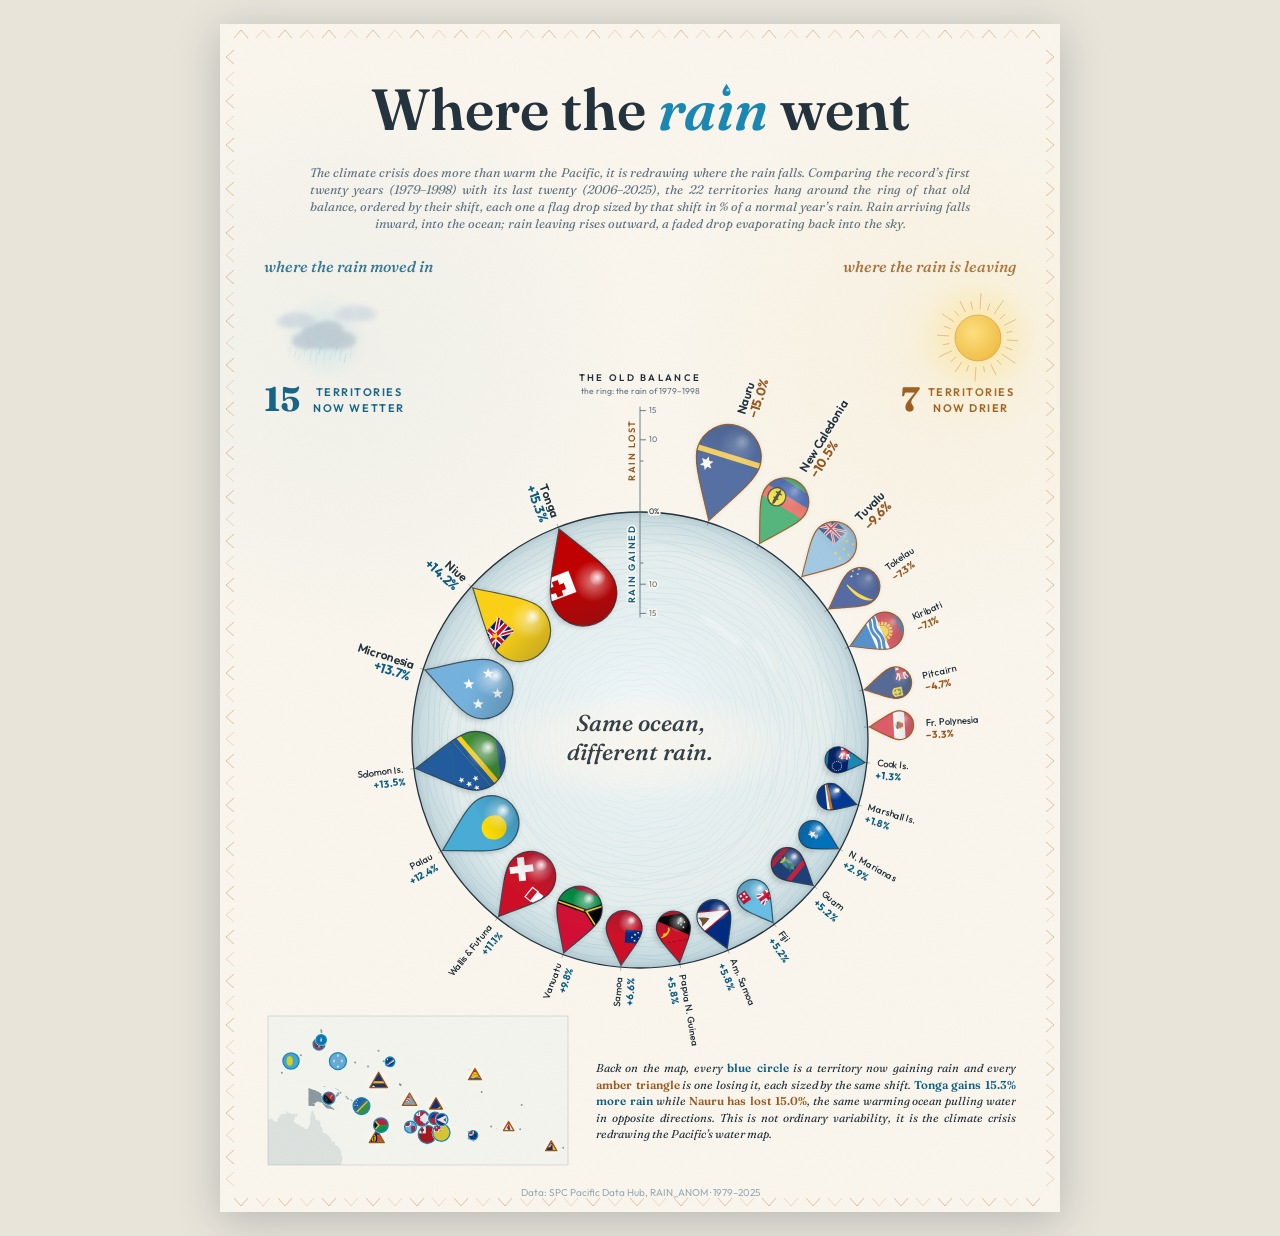
<file: index.html>
<!DOCTYPE html>
<html lang="en">
<head>
<meta charset="utf-8">
<meta name="viewport" content="width=device-width, initial-scale=1">
<meta name="description" content="Where the Rain Went compares long-term rainfall shifts across 22 Pacific Island countries and territories.">
<title>Where the Rain Went</title>
<link rel="preconnect" href="https://fonts.googleapis.com">
<link href="https://fonts.googleapis.com/css2?family=Fraunces:ital,opsz,wght@0,9..144,400;0,9..144,600;0,9..144,700;1,9..144,400;1,9..144,500&family=Outfit:wght@300;400;600;700&display=swap" rel="stylesheet">
<link rel="stylesheet" href="html/styles.css">
<script src="html/app.js"></script>
</head>
<body>
<div class="sheet">
<svg viewBox="0 0 840 1188" width="840" height="1188" xmlns="http://www.w3.org/2000/svg">
  <rect width="840" height="1188" fill="#fbf7ee"/>

  <!-- tapa frame, woven all the way round -->
  <path d="M 14 14 L 21 6 L 28 14" fill="none" stroke="#c2762e" stroke-opacity="0.42" stroke-width="1"/><path d="M 14 1174 L 21 1182 L 28 1174" fill="none" stroke="#c2762e" stroke-opacity="0.42" stroke-width="1"/><path d="M 36 14 L 43 6 L 50 14" fill="none" stroke="#c2762e" stroke-opacity="0.24" stroke-width="1"/><path d="M 36 1174 L 43 1182 L 50 1174" fill="none" stroke="#c2762e" stroke-opacity="0.24" stroke-width="1"/><path d="M 58 14 L 65 6 L 72 14" fill="none" stroke="#c2762e" stroke-opacity="0.42" stroke-width="1"/><path d="M 58 1174 L 65 1182 L 72 1174" fill="none" stroke="#c2762e" stroke-opacity="0.42" stroke-width="1"/><path d="M 80 14 L 87 6 L 94 14" fill="none" stroke="#c2762e" stroke-opacity="0.24" stroke-width="1"/><path d="M 80 1174 L 87 1182 L 94 1174" fill="none" stroke="#c2762e" stroke-opacity="0.24" stroke-width="1"/><path d="M 102 14 L 109 6 L 116 14" fill="none" stroke="#c2762e" stroke-opacity="0.42" stroke-width="1"/><path d="M 102 1174 L 109 1182 L 116 1174" fill="none" stroke="#c2762e" stroke-opacity="0.42" stroke-width="1"/><path d="M 124 14 L 131 6 L 138 14" fill="none" stroke="#c2762e" stroke-opacity="0.24" stroke-width="1"/><path d="M 124 1174 L 131 1182 L 138 1174" fill="none" stroke="#c2762e" stroke-opacity="0.24" stroke-width="1"/><path d="M 146 14 L 153 6 L 160 14" fill="none" stroke="#c2762e" stroke-opacity="0.42" stroke-width="1"/><path d="M 146 1174 L 153 1182 L 160 1174" fill="none" stroke="#c2762e" stroke-opacity="0.42" stroke-width="1"/><path d="M 168 14 L 175 6 L 182 14" fill="none" stroke="#c2762e" stroke-opacity="0.24" stroke-width="1"/><path d="M 168 1174 L 175 1182 L 182 1174" fill="none" stroke="#c2762e" stroke-opacity="0.24" stroke-width="1"/><path d="M 190 14 L 197 6 L 204 14" fill="none" stroke="#c2762e" stroke-opacity="0.42" stroke-width="1"/><path d="M 190 1174 L 197 1182 L 204 1174" fill="none" stroke="#c2762e" stroke-opacity="0.42" stroke-width="1"/><path d="M 212 14 L 219 6 L 226 14" fill="none" stroke="#c2762e" stroke-opacity="0.24" stroke-width="1"/><path d="M 212 1174 L 219 1182 L 226 1174" fill="none" stroke="#c2762e" stroke-opacity="0.24" stroke-width="1"/><path d="M 234 14 L 241 6 L 248 14" fill="none" stroke="#c2762e" stroke-opacity="0.42" stroke-width="1"/><path d="M 234 1174 L 241 1182 L 248 1174" fill="none" stroke="#c2762e" stroke-opacity="0.42" stroke-width="1"/><path d="M 256 14 L 263 6 L 270 14" fill="none" stroke="#c2762e" stroke-opacity="0.24" stroke-width="1"/><path d="M 256 1174 L 263 1182 L 270 1174" fill="none" stroke="#c2762e" stroke-opacity="0.24" stroke-width="1"/><path d="M 278 14 L 285 6 L 292 14" fill="none" stroke="#c2762e" stroke-opacity="0.42" stroke-width="1"/><path d="M 278 1174 L 285 1182 L 292 1174" fill="none" stroke="#c2762e" stroke-opacity="0.42" stroke-width="1"/><path d="M 300 14 L 307 6 L 314 14" fill="none" stroke="#c2762e" stroke-opacity="0.24" stroke-width="1"/><path d="M 300 1174 L 307 1182 L 314 1174" fill="none" stroke="#c2762e" stroke-opacity="0.24" stroke-width="1"/><path d="M 322 14 L 329 6 L 336 14" fill="none" stroke="#c2762e" stroke-opacity="0.42" stroke-width="1"/><path d="M 322 1174 L 329 1182 L 336 1174" fill="none" stroke="#c2762e" stroke-opacity="0.42" stroke-width="1"/><path d="M 344 14 L 351 6 L 358 14" fill="none" stroke="#c2762e" stroke-opacity="0.24" stroke-width="1"/><path d="M 344 1174 L 351 1182 L 358 1174" fill="none" stroke="#c2762e" stroke-opacity="0.24" stroke-width="1"/><path d="M 366 14 L 373 6 L 380 14" fill="none" stroke="#c2762e" stroke-opacity="0.42" stroke-width="1"/><path d="M 366 1174 L 373 1182 L 380 1174" fill="none" stroke="#c2762e" stroke-opacity="0.42" stroke-width="1"/><path d="M 388 14 L 395 6 L 402 14" fill="none" stroke="#c2762e" stroke-opacity="0.24" stroke-width="1"/><path d="M 388 1174 L 395 1182 L 402 1174" fill="none" stroke="#c2762e" stroke-opacity="0.24" stroke-width="1"/><path d="M 410 14 L 417 6 L 424 14" fill="none" stroke="#c2762e" stroke-opacity="0.42" stroke-width="1"/><path d="M 410 1174 L 417 1182 L 424 1174" fill="none" stroke="#c2762e" stroke-opacity="0.42" stroke-width="1"/><path d="M 432 14 L 439 6 L 446 14" fill="none" stroke="#c2762e" stroke-opacity="0.24" stroke-width="1"/><path d="M 432 1174 L 439 1182 L 446 1174" fill="none" stroke="#c2762e" stroke-opacity="0.24" stroke-width="1"/><path d="M 454 14 L 461 6 L 468 14" fill="none" stroke="#c2762e" stroke-opacity="0.42" stroke-width="1"/><path d="M 454 1174 L 461 1182 L 468 1174" fill="none" stroke="#c2762e" stroke-opacity="0.42" stroke-width="1"/><path d="M 476 14 L 483 6 L 490 14" fill="none" stroke="#c2762e" stroke-opacity="0.24" stroke-width="1"/><path d="M 476 1174 L 483 1182 L 490 1174" fill="none" stroke="#c2762e" stroke-opacity="0.24" stroke-width="1"/><path d="M 498 14 L 505 6 L 512 14" fill="none" stroke="#c2762e" stroke-opacity="0.42" stroke-width="1"/><path d="M 498 1174 L 505 1182 L 512 1174" fill="none" stroke="#c2762e" stroke-opacity="0.42" stroke-width="1"/><path d="M 520 14 L 527 6 L 534 14" fill="none" stroke="#c2762e" stroke-opacity="0.24" stroke-width="1"/><path d="M 520 1174 L 527 1182 L 534 1174" fill="none" stroke="#c2762e" stroke-opacity="0.24" stroke-width="1"/><path d="M 542 14 L 549 6 L 556 14" fill="none" stroke="#c2762e" stroke-opacity="0.42" stroke-width="1"/><path d="M 542 1174 L 549 1182 L 556 1174" fill="none" stroke="#c2762e" stroke-opacity="0.42" stroke-width="1"/><path d="M 564 14 L 571 6 L 578 14" fill="none" stroke="#c2762e" stroke-opacity="0.24" stroke-width="1"/><path d="M 564 1174 L 571 1182 L 578 1174" fill="none" stroke="#c2762e" stroke-opacity="0.24" stroke-width="1"/><path d="M 586 14 L 593 6 L 600 14" fill="none" stroke="#c2762e" stroke-opacity="0.42" stroke-width="1"/><path d="M 586 1174 L 593 1182 L 600 1174" fill="none" stroke="#c2762e" stroke-opacity="0.42" stroke-width="1"/><path d="M 608 14 L 615 6 L 622 14" fill="none" stroke="#c2762e" stroke-opacity="0.24" stroke-width="1"/><path d="M 608 1174 L 615 1182 L 622 1174" fill="none" stroke="#c2762e" stroke-opacity="0.24" stroke-width="1"/><path d="M 630 14 L 637 6 L 644 14" fill="none" stroke="#c2762e" stroke-opacity="0.42" stroke-width="1"/><path d="M 630 1174 L 637 1182 L 644 1174" fill="none" stroke="#c2762e" stroke-opacity="0.42" stroke-width="1"/><path d="M 652 14 L 659 6 L 666 14" fill="none" stroke="#c2762e" stroke-opacity="0.24" stroke-width="1"/><path d="M 652 1174 L 659 1182 L 666 1174" fill="none" stroke="#c2762e" stroke-opacity="0.24" stroke-width="1"/><path d="M 674 14 L 681 6 L 688 14" fill="none" stroke="#c2762e" stroke-opacity="0.42" stroke-width="1"/><path d="M 674 1174 L 681 1182 L 688 1174" fill="none" stroke="#c2762e" stroke-opacity="0.42" stroke-width="1"/><path d="M 696 14 L 703 6 L 710 14" fill="none" stroke="#c2762e" stroke-opacity="0.24" stroke-width="1"/><path d="M 696 1174 L 703 1182 L 710 1174" fill="none" stroke="#c2762e" stroke-opacity="0.24" stroke-width="1"/><path d="M 718 14 L 725 6 L 732 14" fill="none" stroke="#c2762e" stroke-opacity="0.42" stroke-width="1"/><path d="M 718 1174 L 725 1182 L 732 1174" fill="none" stroke="#c2762e" stroke-opacity="0.42" stroke-width="1"/><path d="M 740 14 L 747 6 L 754 14" fill="none" stroke="#c2762e" stroke-opacity="0.24" stroke-width="1"/><path d="M 740 1174 L 747 1182 L 754 1174" fill="none" stroke="#c2762e" stroke-opacity="0.24" stroke-width="1"/><path d="M 762 14 L 769 6 L 776 14" fill="none" stroke="#c2762e" stroke-opacity="0.42" stroke-width="1"/><path d="M 762 1174 L 769 1182 L 776 1174" fill="none" stroke="#c2762e" stroke-opacity="0.42" stroke-width="1"/><path d="M 784 14 L 791 6 L 798 14" fill="none" stroke="#c2762e" stroke-opacity="0.24" stroke-width="1"/><path d="M 784 1174 L 791 1182 L 798 1174" fill="none" stroke="#c2762e" stroke-opacity="0.24" stroke-width="1"/><path d="M 806 14 L 813 6 L 820 14" fill="none" stroke="#c2762e" stroke-opacity="0.42" stroke-width="1"/><path d="M 806 1174 L 813 1182 L 820 1174" fill="none" stroke="#c2762e" stroke-opacity="0.42" stroke-width="1"/><path d="M 14 26 L 6 33 L 14 40" fill="none" stroke="#c2762e" stroke-opacity="0.42" stroke-width="1"/><path d="M 826 26 L 834 33 L 826 40" fill="none" stroke="#c2762e" stroke-opacity="0.42" stroke-width="1"/><path d="M 14 48 L 6 55 L 14 62" fill="none" stroke="#c2762e" stroke-opacity="0.24" stroke-width="1"/><path d="M 826 48 L 834 55 L 826 62" fill="none" stroke="#c2762e" stroke-opacity="0.24" stroke-width="1"/><path d="M 14 70 L 6 77 L 14 84" fill="none" stroke="#c2762e" stroke-opacity="0.42" stroke-width="1"/><path d="M 826 70 L 834 77 L 826 84" fill="none" stroke="#c2762e" stroke-opacity="0.42" stroke-width="1"/><path d="M 14 92 L 6 99 L 14 106" fill="none" stroke="#c2762e" stroke-opacity="0.24" stroke-width="1"/><path d="M 826 92 L 834 99 L 826 106" fill="none" stroke="#c2762e" stroke-opacity="0.24" stroke-width="1"/><path d="M 14 114 L 6 121 L 14 128" fill="none" stroke="#c2762e" stroke-opacity="0.42" stroke-width="1"/><path d="M 826 114 L 834 121 L 826 128" fill="none" stroke="#c2762e" stroke-opacity="0.42" stroke-width="1"/><path d="M 14 136 L 6 143 L 14 150" fill="none" stroke="#c2762e" stroke-opacity="0.24" stroke-width="1"/><path d="M 826 136 L 834 143 L 826 150" fill="none" stroke="#c2762e" stroke-opacity="0.24" stroke-width="1"/><path d="M 14 158 L 6 165 L 14 172" fill="none" stroke="#c2762e" stroke-opacity="0.42" stroke-width="1"/><path d="M 826 158 L 834 165 L 826 172" fill="none" stroke="#c2762e" stroke-opacity="0.42" stroke-width="1"/><path d="M 14 180 L 6 187 L 14 194" fill="none" stroke="#c2762e" stroke-opacity="0.24" stroke-width="1"/><path d="M 826 180 L 834 187 L 826 194" fill="none" stroke="#c2762e" stroke-opacity="0.24" stroke-width="1"/><path d="M 14 202 L 6 209 L 14 216" fill="none" stroke="#c2762e" stroke-opacity="0.42" stroke-width="1"/><path d="M 826 202 L 834 209 L 826 216" fill="none" stroke="#c2762e" stroke-opacity="0.42" stroke-width="1"/><path d="M 14 224 L 6 231 L 14 238" fill="none" stroke="#c2762e" stroke-opacity="0.24" stroke-width="1"/><path d="M 826 224 L 834 231 L 826 238" fill="none" stroke="#c2762e" stroke-opacity="0.24" stroke-width="1"/><path d="M 14 246 L 6 253 L 14 260" fill="none" stroke="#c2762e" stroke-opacity="0.42" stroke-width="1"/><path d="M 826 246 L 834 253 L 826 260" fill="none" stroke="#c2762e" stroke-opacity="0.42" stroke-width="1"/><path d="M 14 268 L 6 275 L 14 282" fill="none" stroke="#c2762e" stroke-opacity="0.24" stroke-width="1"/><path d="M 826 268 L 834 275 L 826 282" fill="none" stroke="#c2762e" stroke-opacity="0.24" stroke-width="1"/><path d="M 14 290 L 6 297 L 14 304" fill="none" stroke="#c2762e" stroke-opacity="0.42" stroke-width="1"/><path d="M 826 290 L 834 297 L 826 304" fill="none" stroke="#c2762e" stroke-opacity="0.42" stroke-width="1"/><path d="M 14 312 L 6 319 L 14 326" fill="none" stroke="#c2762e" stroke-opacity="0.24" stroke-width="1"/><path d="M 826 312 L 834 319 L 826 326" fill="none" stroke="#c2762e" stroke-opacity="0.24" stroke-width="1"/><path d="M 14 334 L 6 341 L 14 348" fill="none" stroke="#c2762e" stroke-opacity="0.42" stroke-width="1"/><path d="M 826 334 L 834 341 L 826 348" fill="none" stroke="#c2762e" stroke-opacity="0.42" stroke-width="1"/><path d="M 14 356 L 6 363 L 14 370" fill="none" stroke="#c2762e" stroke-opacity="0.24" stroke-width="1"/><path d="M 826 356 L 834 363 L 826 370" fill="none" stroke="#c2762e" stroke-opacity="0.24" stroke-width="1"/><path d="M 14 378 L 6 385 L 14 392" fill="none" stroke="#c2762e" stroke-opacity="0.42" stroke-width="1"/><path d="M 826 378 L 834 385 L 826 392" fill="none" stroke="#c2762e" stroke-opacity="0.42" stroke-width="1"/><path d="M 14 400 L 6 407 L 14 414" fill="none" stroke="#c2762e" stroke-opacity="0.24" stroke-width="1"/><path d="M 826 400 L 834 407 L 826 414" fill="none" stroke="#c2762e" stroke-opacity="0.24" stroke-width="1"/><path d="M 14 422 L 6 429 L 14 436" fill="none" stroke="#c2762e" stroke-opacity="0.42" stroke-width="1"/><path d="M 826 422 L 834 429 L 826 436" fill="none" stroke="#c2762e" stroke-opacity="0.42" stroke-width="1"/><path d="M 14 444 L 6 451 L 14 458" fill="none" stroke="#c2762e" stroke-opacity="0.24" stroke-width="1"/><path d="M 826 444 L 834 451 L 826 458" fill="none" stroke="#c2762e" stroke-opacity="0.24" stroke-width="1"/><path d="M 14 466 L 6 473 L 14 480" fill="none" stroke="#c2762e" stroke-opacity="0.42" stroke-width="1"/><path d="M 826 466 L 834 473 L 826 480" fill="none" stroke="#c2762e" stroke-opacity="0.42" stroke-width="1"/><path d="M 14 488 L 6 495 L 14 502" fill="none" stroke="#c2762e" stroke-opacity="0.24" stroke-width="1"/><path d="M 826 488 L 834 495 L 826 502" fill="none" stroke="#c2762e" stroke-opacity="0.24" stroke-width="1"/><path d="M 14 510 L 6 517 L 14 524" fill="none" stroke="#c2762e" stroke-opacity="0.42" stroke-width="1"/><path d="M 826 510 L 834 517 L 826 524" fill="none" stroke="#c2762e" stroke-opacity="0.42" stroke-width="1"/><path d="M 14 532 L 6 539 L 14 546" fill="none" stroke="#c2762e" stroke-opacity="0.24" stroke-width="1"/><path d="M 826 532 L 834 539 L 826 546" fill="none" stroke="#c2762e" stroke-opacity="0.24" stroke-width="1"/><path d="M 14 554 L 6 561 L 14 568" fill="none" stroke="#c2762e" stroke-opacity="0.42" stroke-width="1"/><path d="M 826 554 L 834 561 L 826 568" fill="none" stroke="#c2762e" stroke-opacity="0.42" stroke-width="1"/><path d="M 14 576 L 6 583 L 14 590" fill="none" stroke="#c2762e" stroke-opacity="0.24" stroke-width="1"/><path d="M 826 576 L 834 583 L 826 590" fill="none" stroke="#c2762e" stroke-opacity="0.24" stroke-width="1"/><path d="M 14 598 L 6 605 L 14 612" fill="none" stroke="#c2762e" stroke-opacity="0.42" stroke-width="1"/><path d="M 826 598 L 834 605 L 826 612" fill="none" stroke="#c2762e" stroke-opacity="0.42" stroke-width="1"/><path d="M 14 620 L 6 627 L 14 634" fill="none" stroke="#c2762e" stroke-opacity="0.24" stroke-width="1"/><path d="M 826 620 L 834 627 L 826 634" fill="none" stroke="#c2762e" stroke-opacity="0.24" stroke-width="1"/><path d="M 14 642 L 6 649 L 14 656" fill="none" stroke="#c2762e" stroke-opacity="0.42" stroke-width="1"/><path d="M 826 642 L 834 649 L 826 656" fill="none" stroke="#c2762e" stroke-opacity="0.42" stroke-width="1"/><path d="M 14 664 L 6 671 L 14 678" fill="none" stroke="#c2762e" stroke-opacity="0.24" stroke-width="1"/><path d="M 826 664 L 834 671 L 826 678" fill="none" stroke="#c2762e" stroke-opacity="0.24" stroke-width="1"/><path d="M 14 686 L 6 693 L 14 700" fill="none" stroke="#c2762e" stroke-opacity="0.42" stroke-width="1"/><path d="M 826 686 L 834 693 L 826 700" fill="none" stroke="#c2762e" stroke-opacity="0.42" stroke-width="1"/><path d="M 14 708 L 6 715 L 14 722" fill="none" stroke="#c2762e" stroke-opacity="0.24" stroke-width="1"/><path d="M 826 708 L 834 715 L 826 722" fill="none" stroke="#c2762e" stroke-opacity="0.24" stroke-width="1"/><path d="M 14 730 L 6 737 L 14 744" fill="none" stroke="#c2762e" stroke-opacity="0.42" stroke-width="1"/><path d="M 826 730 L 834 737 L 826 744" fill="none" stroke="#c2762e" stroke-opacity="0.42" stroke-width="1"/><path d="M 14 752 L 6 759 L 14 766" fill="none" stroke="#c2762e" stroke-opacity="0.24" stroke-width="1"/><path d="M 826 752 L 834 759 L 826 766" fill="none" stroke="#c2762e" stroke-opacity="0.24" stroke-width="1"/><path d="M 14 774 L 6 781 L 14 788" fill="none" stroke="#c2762e" stroke-opacity="0.42" stroke-width="1"/><path d="M 826 774 L 834 781 L 826 788" fill="none" stroke="#c2762e" stroke-opacity="0.42" stroke-width="1"/><path d="M 14 796 L 6 803 L 14 810" fill="none" stroke="#c2762e" stroke-opacity="0.24" stroke-width="1"/><path d="M 826 796 L 834 803 L 826 810" fill="none" stroke="#c2762e" stroke-opacity="0.24" stroke-width="1"/><path d="M 14 818 L 6 825 L 14 832" fill="none" stroke="#c2762e" stroke-opacity="0.42" stroke-width="1"/><path d="M 826 818 L 834 825 L 826 832" fill="none" stroke="#c2762e" stroke-opacity="0.42" stroke-width="1"/><path d="M 14 840 L 6 847 L 14 854" fill="none" stroke="#c2762e" stroke-opacity="0.24" stroke-width="1"/><path d="M 826 840 L 834 847 L 826 854" fill="none" stroke="#c2762e" stroke-opacity="0.24" stroke-width="1"/><path d="M 14 862 L 6 869 L 14 876" fill="none" stroke="#c2762e" stroke-opacity="0.42" stroke-width="1"/><path d="M 826 862 L 834 869 L 826 876" fill="none" stroke="#c2762e" stroke-opacity="0.42" stroke-width="1"/><path d="M 14 884 L 6 891 L 14 898" fill="none" stroke="#c2762e" stroke-opacity="0.24" stroke-width="1"/><path d="M 826 884 L 834 891 L 826 898" fill="none" stroke="#c2762e" stroke-opacity="0.24" stroke-width="1"/><path d="M 14 906 L 6 913 L 14 920" fill="none" stroke="#c2762e" stroke-opacity="0.42" stroke-width="1"/><path d="M 826 906 L 834 913 L 826 920" fill="none" stroke="#c2762e" stroke-opacity="0.42" stroke-width="1"/><path d="M 14 928 L 6 935 L 14 942" fill="none" stroke="#c2762e" stroke-opacity="0.24" stroke-width="1"/><path d="M 826 928 L 834 935 L 826 942" fill="none" stroke="#c2762e" stroke-opacity="0.24" stroke-width="1"/><path d="M 14 950 L 6 957 L 14 964" fill="none" stroke="#c2762e" stroke-opacity="0.42" stroke-width="1"/><path d="M 826 950 L 834 957 L 826 964" fill="none" stroke="#c2762e" stroke-opacity="0.42" stroke-width="1"/><path d="M 14 972 L 6 979 L 14 986" fill="none" stroke="#c2762e" stroke-opacity="0.24" stroke-width="1"/><path d="M 826 972 L 834 979 L 826 986" fill="none" stroke="#c2762e" stroke-opacity="0.24" stroke-width="1"/><path d="M 14 994 L 6 1001 L 14 1008" fill="none" stroke="#c2762e" stroke-opacity="0.42" stroke-width="1"/><path d="M 826 994 L 834 1001 L 826 1008" fill="none" stroke="#c2762e" stroke-opacity="0.42" stroke-width="1"/><path d="M 14 1016 L 6 1023 L 14 1030" fill="none" stroke="#c2762e" stroke-opacity="0.24" stroke-width="1"/><path d="M 826 1016 L 834 1023 L 826 1030" fill="none" stroke="#c2762e" stroke-opacity="0.24" stroke-width="1"/><path d="M 14 1038 L 6 1045 L 14 1052" fill="none" stroke="#c2762e" stroke-opacity="0.42" stroke-width="1"/><path d="M 826 1038 L 834 1045 L 826 1052" fill="none" stroke="#c2762e" stroke-opacity="0.42" stroke-width="1"/><path d="M 14 1060 L 6 1067 L 14 1074" fill="none" stroke="#c2762e" stroke-opacity="0.24" stroke-width="1"/><path d="M 826 1060 L 834 1067 L 826 1074" fill="none" stroke="#c2762e" stroke-opacity="0.24" stroke-width="1"/><path d="M 14 1082 L 6 1089 L 14 1096" fill="none" stroke="#c2762e" stroke-opacity="0.42" stroke-width="1"/><path d="M 826 1082 L 834 1089 L 826 1096" fill="none" stroke="#c2762e" stroke-opacity="0.42" stroke-width="1"/><path d="M 14 1104 L 6 1111 L 14 1118" fill="none" stroke="#c2762e" stroke-opacity="0.24" stroke-width="1"/><path d="M 826 1104 L 834 1111 L 826 1118" fill="none" stroke="#c2762e" stroke-opacity="0.24" stroke-width="1"/><path d="M 14 1126 L 6 1133 L 14 1140" fill="none" stroke="#c2762e" stroke-opacity="0.42" stroke-width="1"/><path d="M 826 1126 L 834 1133 L 826 1140" fill="none" stroke="#c2762e" stroke-opacity="0.42" stroke-width="1"/><path d="M 14 1148 L 6 1155 L 14 1162" fill="none" stroke="#c2762e" stroke-opacity="0.24" stroke-width="1"/><path d="M 826 1148 L 834 1155 L 826 1162" fill="none" stroke="#c2762e" stroke-opacity="0.24" stroke-width="1"/>

  <!-- header -->
  <text x="420.0" y="106" class="title" text-anchor="middle">Where the <tspan class="w">raın</tspan> went</text>
  <path d="M 506.5 59.8 C 508.7 63.6 510.5 66.2 510.5 68.0 A 4.0 4.0 0 1 1 502.5 68.0 C 502.5 66.2 504.3 63.6 506.5 59.8 Z" fill="#1b87b4"/>
  <circle cx="507.8" cy="66.2" r="1.4" fill="#ffffff" opacity="0.65"/>
  <foreignObject x="90" y="140" width="660" height="96">
    <div xmlns="http://www.w3.org/1999/xhtml" class="lead">The climate crisis does more than warm the Pacific,
    it is redrawing where the rain falls. Comparing the record’s first twenty years (1979–1998) with its
    last twenty (2006–2025), the 22 territories hang around the ring of that old balance, ordered by their
    shift, each one a flag drop sized by that shift in % of a normal year’s rain. Rain arriving falls
    inward, into the ocean; rain leaving rises outward, a faded drop evaporating back into the sky.</div>
  </foreignObject>

  <!-- sky corners -->
  <text x="44" y="248" class="anno halo" fill="#0e5f83">where the rain moved in</text><text x="44" y="387" class="bignum" fill="#0e5f83">15</text><text x="139" y="372" class="terr" style="fill:#0e5f83" text-anchor="middle">TERRITORIES</text><text x="139" y="388" class="terr" style="fill:#0e5f83" text-anchor="middle">NOW WETTER</text><text x="796" y="248" class="anno halo" fill="#9a571c" text-anchor="end">where the rain is leaving</text><text x="700" y="387" class="bignum" fill="#9a571c" text-anchor="end">7</text><text x="751" y="372" class="terr" style="fill:#9a571c" text-anchor="middle">TERRITORIES</text><text x="751" y="388" class="terr" style="fill:#9a571c" text-anchor="middle">NOW DRIER</text>

  <!-- artwork -->
  <defs><filter id="ds" x="-40%" y="-40%" width="180%" height="180%"><feDropShadow dx="0" dy="0" stdDeviation="2.6" flood-color="#22313b" flood-opacity="0.20"/></filter><filter id="dsU" x="-40%" y="-40%" width="180%" height="180%"><feDropShadow dx="0" dy="0" stdDeviation="2.0" flood-color="#22313b" flood-opacity="0.12"/></filter><filter id="bl2" x="-80%" y="-80%" width="260%" height="260%"><feGaussianBlur stdDeviation="2.4"/></filter><linearGradient id="shW" x1="0" y1="0" x2="0" y2="1">
  <stop offset="0.55" stop-color="#22313b" stop-opacity="0"/>
  <stop offset="1" stop-color="#22313b" stop-opacity="0.22"/></linearGradient>
<linearGradient id="shU" x1="0" y1="1" x2="0" y2="0">
  <stop offset="0.55" stop-color="#22313b" stop-opacity="0"/>
  <stop offset="1" stop-color="#22313b" stop-opacity="0.18"/></linearGradient>
<radialGradient id="spec" cx="0.5" cy="0.5" r="0.5">
  <stop offset="0" stop-color="#ffffff" stop-opacity="0.9"/>
  <stop offset="1" stop-color="#ffffff" stop-opacity="0"/></radialGradient>
<radialGradient id="sun2" cx="0.4" cy="0.38" r="0.75">
  <stop offset="0" stop-color="#ffe07f"/>
  <stop offset="1" stop-color="#efba3e"/></radialGradient>
<radialGradient id="glow" cx="0.5" cy="0.5" r="0.5">
  <stop offset="0" stop-color="#ffdf7a" stop-opacity="0.55"/>
  <stop offset="0.55" stop-color="#ffdf7a" stop-opacity="0.20"/>
  <stop offset="1" stop-color="#ffdf7a" stop-opacity="0"/></radialGradient>
<radialGradient id="rim" cx="0.5" cy="0.5" r="0.5">
  <stop offset="0.82" stop-color="#4f7f96" stop-opacity="0"/>
  <stop offset="0.965" stop-color="#4f7f96" stop-opacity="0.14"/>
  <stop offset="1" stop-color="#3f6e85" stop-opacity="0.26"/></radialGradient>
<filter id="grain" x="0" y="0" width="100%" height="100%">
  <feTurbulence type="fractalNoise" baseFrequency="0.8" numOctaves="2" stitchTiles="stitch"/>
  <feColorMatrix type="matrix" values="0 0 0 0 0.13  0 0 0 0 0.18  0 0 0 0 0.22  0 0 0 0.05 0"/>
</filter><radialGradient id="washW" cx="0.5" cy="0.5" r="0.5">
  <stop offset="0" stop-color="#8fb3c4" stop-opacity="0.09"/>
  <stop offset="0.7" stop-color="#8fb3c4" stop-opacity="0.035"/>
  <stop offset="1" stop-color="#8fb3c4" stop-opacity="0"/></radialGradient>
<radialGradient id="washD" cx="0.5" cy="0.5" r="0.5">
  <stop offset="0" stop-color="#efba3e" stop-opacity="0.07"/>
  <stop offset="0.7" stop-color="#efba3e" stop-opacity="0.03"/>
  <stop offset="1" stop-color="#efba3e" stop-opacity="0"/></radialGradient>
<radialGradient id="taglineWash" cx="0.5" cy="0.5" r="0.5">
  <stop offset="0" stop-color="#fbf7ee" stop-opacity="0.85"/>
  <stop offset="0.55" stop-color="#fbf7ee" stop-opacity="0.55"/>
  <stop offset="1" stop-color="#fbf7ee" stop-opacity="0"/></radialGradient><radialGradient id="sea" cx="0.5" cy="0.46" r="0.62">
  <stop offset="0" stop-color="#f4fafc"/>
  <stop offset="0.62" stop-color="#cfe6ee" stop-opacity="0.45"/>
  <stop offset="1" stop-color="#bcdbe7" stop-opacity="0.7"/>
</radialGradient><radialGradient id="glowSea" cx="0.5" cy="0.5" r="0.5">
  <stop offset="0" stop-color="#8fd0e8" stop-opacity="0.32"/>
  <stop offset="0.6" stop-color="#8fd0e8" stop-opacity="0.12"/>
  <stop offset="1" stop-color="#8fd0e8" stop-opacity="0"/></radialGradient><filter id="blc" x="-60%" y="-60%" width="220%" height="220%"><feGaussianBlur stdDeviation="3.2"/></filter><clipPath id="cNR"><path d="M 0.0 -230.0 C 17.9 -260.9 32.5 -282.0 32.5 -296.6 A 32.5 32.5 0 1 0 -32.5 -296.6 C -32.5 -282.0 -17.9 -260.9 0.0 -230.0 Z"/></clipPath><clipPath id="cNC"><path d="M 0.0 -230.0 C 13.1 -252.7 23.8 -268.1 23.8 -278.9 A 23.8 23.8 0 1 0 -23.8 -278.9 C -23.8 -268.1 -13.1 -252.7 0.0 -230.0 Z"/></clipPath><clipPath id="cTV"><path d="M 0.0 -230.0 C 12.3 -251.3 22.4 -265.9 22.4 -275.9 A 22.4 22.4 0 1 0 -22.4 -275.9 C -22.4 -265.9 -12.3 -251.3 0.0 -230.0 Z"/></clipPath><clipPath id="cTK"><path d="M 0.0 -230.0 C 10.4 -248.0 19.0 -260.3 19.0 -268.9 A 19.0 19.0 0 1 0 -19.0 -268.9 C -19.0 -260.3 -10.4 -248.0 0.0 -230.0 Z"/></clipPath><clipPath id="cKI"><path d="M 0.0 -230.0 C 10.2 -247.7 18.6 -259.8 18.6 -268.1 A 18.6 18.6 0 1 0 -18.6 -268.1 C -18.6 -259.8 -10.2 -247.7 0.0 -230.0 Z"/></clipPath><clipPath id="cPN"><path d="M 0.0 -230.0 C 8.6 -244.9 15.7 -255.1 15.7 -262.2 A 15.7 15.7 0 1 0 -15.7 -262.2 C -15.7 -255.1 -8.6 -244.9 0.0 -230.0 Z"/></clipPath><clipPath id="cPF"><path d="M 0.0 -230.0 C 7.9 -243.7 14.4 -253.1 14.4 -259.6 A 14.4 14.4 0 1 0 -14.4 -259.6 C -14.4 -253.1 -7.9 -243.7 0.0 -230.0 Z"/></clipPath><clipPath id="cCK"><path d="M 0.0 -226.0 C 7.2 -213.6 13.1 -205.1 13.1 -199.2 A 13.1 13.1 0 1 1 -13.1 -199.2 C -13.1 -205.1 -7.2 -213.6 0.0 -226.0 Z"/></clipPath><clipPath id="cMH"><path d="M 0.0 -226.0 C 7.4 -213.3 13.4 -204.6 13.4 -198.6 A 13.4 13.4 0 1 1 -13.4 -198.6 C -13.4 -204.6 -7.4 -213.3 0.0 -226.0 Z"/></clipPath><clipPath id="cMP"><path d="M 0.0 -226.0 C 7.7 -212.6 14.1 -203.5 14.1 -197.1 A 14.1 14.1 0 1 1 -14.1 -197.1 C -14.1 -203.5 -7.7 -212.6 0.0 -226.0 Z"/></clipPath><clipPath id="cGU"><path d="M 0.0 -226.0 C 8.9 -210.6 16.3 -200.0 16.3 -192.7 A 16.3 16.3 0 1 1 -16.3 -192.7 C -16.3 -200.0 -8.9 -210.6 0.0 -226.0 Z"/></clipPath><clipPath id="cFJ"><path d="M 0.0 -226.0 C 9.0 -210.5 16.3 -199.9 16.3 -192.6 A 16.3 16.3 0 1 1 -16.3 -192.6 C -16.3 -199.9 -9.0 -210.5 0.0 -226.0 Z"/></clipPath><clipPath id="cAS"><path d="M 0.0 -226.0 C 9.3 -209.9 16.9 -198.9 16.9 -191.3 A 16.9 16.9 0 1 1 -16.9 -191.3 C -16.9 -198.9 -9.3 -209.9 0.0 -226.0 Z"/></clipPath><clipPath id="cPG"><path d="M 0.0 -226.0 C 9.4 -209.8 17.0 -198.7 17.0 -191.1 A 17.0 17.0 0 1 1 -17.0 -191.1 C -17.0 -198.7 -9.4 -209.8 0.0 -226.0 Z"/></clipPath><clipPath id="cWS"><path d="M 0.0 -226.0 C 9.9 -208.9 18.0 -197.2 18.0 -189.2 A 18.0 18.0 0 1 1 -18.0 -189.2 C -18.0 -197.2 -9.9 -208.9 0.0 -226.0 Z"/></clipPath><clipPath id="cVU"><path d="M 0.0 -226.0 C 12.5 -204.4 22.7 -189.6 22.7 -179.4 A 22.7 22.7 0 1 1 -22.7 -179.4 C -22.7 -189.6 -12.5 -204.4 0.0 -226.0 Z"/></clipPath><clipPath id="cWF"><path d="M 0.0 -226.0 C 13.7 -202.3 25.0 -186.1 25.0 -174.8 A 25.0 25.0 0 1 1 -25.0 -174.8 C -25.0 -186.1 -13.7 -202.3 0.0 -226.0 Z"/></clipPath><clipPath id="cPW"><path d="M 0.0 -226.0 C 15.0 -200.0 27.3 -182.3 27.3 -170.0 A 27.3 27.3 0 1 1 -27.3 -170.0 C -27.3 -182.3 -15.0 -200.0 0.0 -226.0 Z"/></clipPath><clipPath id="cSB"><path d="M 0.0 -226.0 C 16.2 -198.0 29.4 -178.9 29.4 -165.6 A 29.4 29.4 0 1 1 -29.4 -165.6 C -29.4 -178.9 -16.2 -198.0 0.0 -226.0 Z"/></clipPath><clipPath id="cFM"><path d="M 0.0 -226.0 C 16.4 -197.7 29.8 -178.3 29.8 -164.9 A 29.8 29.8 0 1 1 -29.8 -164.9 C -29.8 -178.3 -16.4 -197.7 0.0 -226.0 Z"/></clipPath><clipPath id="cNU"><path d="M 0.0 -226.0 C 17.0 -196.6 30.9 -176.5 30.9 -162.6 A 30.9 30.9 0 1 1 -30.9 -162.6 C -30.9 -176.5 -17.0 -196.6 0.0 -226.0 Z"/></clipPath><clipPath id="cTO"><path d="M 0.0 -226.0 C 18.3 -194.4 33.3 -172.8 33.3 -157.8 A 33.3 33.3 0 1 1 -33.3 -157.8 C -33.3 -172.8 -18.3 -194.4 0.0 -226.0 Z"/></clipPath></defs><circle cx="128" cy="330" r="280" fill="url(#washW)"/><circle cx="726" cy="330" r="280" fill="url(#washD)"/><circle cx="420.0" cy="716.0" r="228.0" fill="url(#sea)"/><path d="M 445.3 716.0 L 445.8 717.2 L 446.4 718.4 L 446.7 719.6 L 446.8 720.9 L 446.5 722.0 L 445.9 723.1 L 445.1 724.1 L 444.1 725.0 L 443.2 725.9 L 442.4 726.8 L 441.8 727.7 L 441.5 728.8 L 441.2 730.0 L 441.1 731.3 L 440.8 732.6 L 440.4 733.8 L 439.7 734.8 L 438.7 735.6 L 437.6 736.1 L 436.3 736.5 L 435.0 736.7 L 433.8 736.9 L 432.7 737.3 L 431.8 737.9 L 430.9 738.6 L 430.1 739.5 L 429.2 740.5 L 428.3 741.4 L 427.2 742.1 L 426.1 742.5 L 424.8 742.6 L 423.6 742.4 L 422.3 741.9 L 421.1 741.4 L 420.0 741.0 L 418.9 740.8 L 417.8 740.8 L 416.6 741.0 L 415.4 741.4 L 414.1 741.7 L 412.9 741.9 L 411.6 741.8 L 410.4 741.5 L 409.4 740.8 L 408.5 739.8 L 407.8 738.8 L 407.0 737.7 L 406.3 736.8 L 405.4 736.0 L 404.4 735.5 L 403.3 735.1 L 402.1 734.7 L 400.8 734.3 L 399.7 733.8 L 398.7 733.0 L 398.0 732.0 L 397.6 730.8 L 397.4 729.5 L 397.4 728.2 L 397.3 726.9 L 397.2 725.8 L 396.8 724.7 L 396.2 723.7 L 395.4 722.8 L 394.6 721.8 L 393.8 720.8 L 393.2 719.6 L 392.9 718.4 L 392.9 717.2 L 393.3 716.0 L 393.9 714.8 L 394.6 713.7 L 395.2 712.6 L 395.6 711.6 L 395.8 710.5 L 395.8 709.3 L 395.6 708.1 L 395.4 706.8 L 395.4 705.5 L 395.5 704.2 L 396.0 703.1 L 396.8 702.2 L 397.8 701.4 L 399.0 700.7 L 400.2 700.2 L 401.2 699.6 L 402.1 698.9 L 402.8 698.0 L 403.4 697.0 L 403.9 695.8 L 404.5 694.6 L 405.2 693.5 L 406.1 692.7 L 407.1 692.1 L 408.3 691.8 L 409.6 691.7 L 410.9 691.8 L 412.2 692.0 L 413.4 692.0 L 414.5 691.8 L 415.5 691.4 L 416.6 690.8 L 417.7 690.1 L 418.8 689.5 L 420.0 689.0 L 421.2 688.8 L 422.4 689.0 L 423.6 689.5 L 424.7 690.2 L 425.7 691.0 L 426.7 691.8 L 427.7 692.4 L 428.7 692.8 L 429.9 692.9 L 431.1 693.0 L 432.4 693.0 L 433.7 693.1 L 434.9 693.4 L 436.0 694.0 L 436.9 694.8 L 437.5 695.9 L 438.0 697.2 L 438.4 698.4 L 438.8 699.5 L 439.4 700.5 L 440.1 701.4 L 441.0 702.1 L 442.1 702.8 L 443.2 703.5 L 444.2 704.4 L 445.0 705.3 L 445.5 706.4 L 445.6 707.7 L 445.5 709.0 L 445.3 710.2 L 444.9 711.5 L 444.7 712.7 L 444.7 713.8 L 444.9 714.9 L 445.3 716.0 Z" fill="none" stroke="#1b87b4" stroke-opacity="0.053" stroke-width="0.7"/><path d="M 450.7 716.0 L 450.6 717.4 L 450.8 718.8 L 451.2 720.2 L 451.6 721.7 L 451.9 723.3 L 451.9 724.8 L 451.5 726.2 L 450.7 727.5 L 449.6 728.7 L 448.4 729.7 L 447.3 730.7 L 446.3 731.7 L 445.6 732.9 L 445.1 734.3 L 444.7 735.7 L 444.3 737.3 L 443.8 738.7 L 442.9 739.9 L 441.7 740.9 L 440.3 741.5 L 438.8 741.9 L 437.3 742.2 L 435.8 742.5 L 434.5 743.0 L 433.4 743.7 L 432.3 744.7 L 431.2 745.8 L 430.1 746.9 L 428.8 747.8 L 427.4 748.3 L 425.9 748.4 L 424.4 748.1 L 422.8 747.6 L 421.4 747.1 L 420.0 746.7 L 418.6 746.6 L 417.2 746.8 L 415.8 747.2 L 414.3 747.6 L 412.7 747.9 L 411.2 747.9 L 409.8 747.5 L 408.5 746.7 L 407.3 745.6 L 406.3 744.4 L 405.3 743.3 L 404.3 742.3 L 403.1 741.6 L 401.7 741.1 L 400.3 740.7 L 398.7 740.3 L 397.3 739.8 L 396.1 738.9 L 395.1 737.7 L 394.5 736.3 L 394.1 734.8 L 393.8 733.3 L 393.5 731.8 L 393.0 730.5 L 392.3 729.4 L 391.3 728.3 L 390.2 727.2 L 389.1 726.1 L 388.2 724.8 L 387.7 723.4 L 387.6 721.9 L 387.9 720.4 L 388.4 718.8 L 388.9 717.4 L 389.3 716.0 L 389.4 714.6 L 389.2 713.2 L 388.8 711.8 L 388.4 710.3 L 388.1 708.7 L 388.1 707.2 L 388.5 705.8 L 389.3 704.5 L 390.4 703.3 L 391.6 702.3 L 392.7 701.3 L 393.7 700.3 L 394.4 699.1 L 394.9 697.7 L 395.3 696.3 L 395.7 694.7 L 396.2 693.3 L 397.1 692.1 L 398.3 691.1 L 399.7 690.5 L 401.2 690.1 L 402.7 689.8 L 404.2 689.5 L 405.5 689.0 L 406.6 688.3 L 407.7 687.3 L 408.8 686.2 L 409.9 685.1 L 411.2 684.2 L 412.6 683.7 L 414.1 683.6 L 415.6 683.9 L 417.2 684.4 L 418.6 684.9 L 420.0 685.3 L 421.4 685.4 L 422.8 685.2 L 424.2 684.8 L 425.7 684.4 L 427.3 684.1 L 428.8 684.1 L 430.2 684.5 L 431.5 685.3 L 432.7 686.4 L 433.7 687.6 L 434.7 688.7 L 435.7 689.7 L 436.9 690.4 L 438.3 690.9 L 439.7 691.3 L 441.3 691.7 L 442.7 692.2 L 443.9 693.1 L 444.9 694.3 L 445.5 695.7 L 445.9 697.2 L 446.2 698.7 L 446.5 700.2 L 447.0 701.5 L 447.7 702.6 L 448.7 703.7 L 449.8 704.8 L 450.9 705.9 L 451.8 707.2 L 452.3 708.6 L 452.4 710.1 L 452.1 711.6 L 451.6 713.2 L 451.1 714.6 L 450.7 716.0 Z" fill="none" stroke="#1b87b4" stroke-opacity="0.054" stroke-width="0.7"/><path d="M 456.5 716.0 L 456.7 717.6 L 457.2 719.4 L 457.8 721.1 L 458.1 722.9 L 458.1 724.7 L 457.5 726.4 L 456.5 727.9 L 455.3 729.2 L 454.0 730.5 L 452.9 731.9 L 452.2 733.3 L 451.7 734.9 L 451.3 736.7 L 451.0 738.5 L 450.4 740.2 L 449.4 741.7 L 448.1 742.8 L 446.4 743.6 L 444.7 744.3 L 443.0 744.8 L 441.5 745.5 L 440.1 746.5 L 439.0 747.8 L 437.9 749.2 L 436.7 750.6 L 435.3 751.8 L 433.7 752.5 L 432.0 752.8 L 430.1 752.7 L 428.3 752.4 L 426.6 752.2 L 424.9 752.1 L 423.3 752.5 L 421.7 753.1 L 420.0 753.9 L 418.3 754.5 L 416.5 754.8 L 414.8 754.6 L 413.1 754.0 L 411.6 753.0 L 410.1 751.8 L 408.7 750.9 L 407.2 750.2 L 405.6 749.8 L 403.8 749.6 L 402.0 749.5 L 400.2 749.2 L 398.5 748.6 L 397.1 747.5 L 396.0 746.1 L 395.2 744.4 L 394.4 742.8 L 393.6 741.3 L 392.5 740.0 L 391.2 739.0 L 389.7 738.0 L 388.1 737.1 L 386.7 735.9 L 385.6 734.5 L 385.0 732.9 L 384.8 731.1 L 384.8 729.2 L 384.9 727.4 L 384.8 725.7 L 384.4 724.1 L 383.6 722.6 L 382.7 721.1 L 381.8 719.4 L 381.1 717.7 L 381.0 716.0 L 381.3 714.3 L 382.0 712.6 L 382.9 711.0 L 383.8 709.4 L 384.4 707.9 L 384.7 706.3 L 384.7 704.5 L 384.6 702.7 L 384.6 700.9 L 384.9 699.1 L 385.7 697.5 L 386.8 696.2 L 388.3 695.1 L 389.9 694.1 L 391.3 693.1 L 392.5 692.0 L 393.5 690.6 L 394.2 689.1 L 395.0 687.4 L 395.9 685.8 L 397.1 684.4 L 398.5 683.5 L 400.3 683.0 L 402.1 682.7 L 403.9 682.6 L 405.6 682.3 L 407.2 681.8 L 408.6 681.0 L 410.0 679.9 L 411.5 678.8 L 413.1 677.9 L 414.8 677.3 L 416.5 677.3 L 418.3 677.7 L 420.0 678.4 L 421.7 679.1 L 423.3 679.6 L 424.9 679.8 L 426.6 679.7 L 428.4 679.3 L 430.2 679.1 L 432.0 679.0 L 433.7 679.5 L 435.2 680.3 L 436.6 681.6 L 437.8 683.0 L 438.9 684.4 L 440.1 685.5 L 441.5 686.4 L 443.1 687.0 L 444.9 687.6 L 446.6 688.2 L 448.1 689.1 L 449.4 690.3 L 450.2 691.9 L 450.8 693.6 L 451.1 695.5 L 451.5 697.2 L 452.1 698.7 L 453.0 700.1 L 454.2 701.4 L 455.5 702.7 L 456.7 704.1 L 457.6 705.6 L 458.0 707.3 L 457.9 709.1 L 457.5 710.9 L 457.0 712.7 L 456.6 714.4 L 456.5 716.0 Z" fill="none" stroke="#1b87b4" stroke-opacity="0.056" stroke-width="0.7"/><path d="M 462.9 716.0 L 463.6 718.0 L 464.3 720.0 L 464.5 722.0 L 464.2 724.0 L 463.3 725.9 L 462.0 727.6 L 460.7 729.2 L 459.7 730.9 L 459.0 732.7 L 458.6 734.6 L 458.5 736.7 L 458.1 738.8 L 457.5 740.7 L 456.3 742.4 L 454.7 743.7 L 452.8 744.7 L 451.0 745.6 L 449.3 746.6 L 447.9 747.9 L 446.7 749.5 L 445.7 751.3 L 444.5 753.1 L 443.0 754.5 L 441.3 755.5 L 439.3 756.0 L 437.1 756.1 L 435.1 756.1 L 433.1 756.3 L 431.3 756.9 L 429.5 757.8 L 427.8 759.0 L 426.0 760.0 L 424.0 760.7 L 422.0 760.8 L 420.0 760.4 L 418.0 759.6 L 416.2 758.7 L 414.3 758.0 L 412.4 757.7 L 410.5 757.8 L 408.4 758.1 L 406.3 758.3 L 404.2 758.0 L 402.4 757.3 L 400.7 756.0 L 399.3 754.4 L 398.0 752.8 L 396.7 751.4 L 395.1 750.3 L 393.3 749.5 L 391.3 748.9 L 389.3 748.1 L 387.6 747.0 L 386.2 745.5 L 385.3 743.7 L 384.7 741.6 L 384.2 739.6 L 383.6 737.7 L 382.7 736.1 L 381.4 734.6 L 379.8 733.2 L 378.4 731.6 L 377.3 729.9 L 376.7 727.9 L 376.7 725.9 L 377.1 723.8 L 377.5 721.8 L 377.8 719.8 L 377.6 717.9 L 377.1 716.0 L 376.4 714.0 L 375.7 712.0 L 375.5 710.0 L 375.8 708.0 L 376.7 706.1 L 378.0 704.4 L 379.3 702.8 L 380.3 701.1 L 381.0 699.3 L 381.4 697.4 L 381.5 695.3 L 381.9 693.2 L 382.5 691.3 L 383.7 689.6 L 385.3 688.3 L 387.2 687.3 L 389.0 686.4 L 390.7 685.4 L 392.1 684.1 L 393.3 682.5 L 394.3 680.7 L 395.5 678.9 L 397.0 677.5 L 398.7 676.5 L 400.7 676.0 L 402.9 675.9 L 404.9 675.9 L 406.9 675.7 L 408.7 675.1 L 410.5 674.2 L 412.2 673.0 L 414.0 672.0 L 416.0 671.3 L 418.0 671.2 L 420.0 671.6 L 422.0 672.4 L 423.8 673.3 L 425.7 674.0 L 427.6 674.3 L 429.5 674.2 L 431.6 673.9 L 433.7 673.7 L 435.8 674.0 L 437.6 674.7 L 439.3 676.0 L 440.7 677.6 L 442.0 679.2 L 443.3 680.6 L 444.9 681.7 L 446.7 682.5 L 448.7 683.1 L 450.7 683.9 L 452.4 685.0 L 453.8 686.5 L 454.7 688.3 L 455.3 690.4 L 455.8 692.4 L 456.4 694.3 L 457.3 695.9 L 458.6 697.4 L 460.2 698.8 L 461.6 700.4 L 462.7 702.1 L 463.3 704.1 L 463.3 706.1 L 462.9 708.2 L 462.5 710.2 L 462.2 712.2 L 462.4 714.1 L 462.9 716.0 Z" fill="none" stroke="#1b87b4" stroke-opacity="0.057" stroke-width="0.7"/><path d="M 470.9 716.0 L 470.5 718.3 L 469.5 720.5 L 468.4 722.6 L 467.5 724.6 L 467.0 726.7 L 467.0 729.0 L 467.2 731.3 L 467.2 733.7 L 466.7 736.0 L 465.7 738.0 L 464.0 739.7 L 462.2 741.2 L 460.4 742.7 L 459.0 744.3 L 457.9 746.3 L 457.1 748.4 L 456.3 750.7 L 455.1 752.7 L 453.4 754.3 L 451.4 755.3 L 449.1 756.0 L 446.8 756.6 L 444.7 757.4 L 442.9 758.6 L 441.3 760.2 L 439.6 761.9 L 437.8 763.4 L 435.7 764.4 L 433.4 764.7 L 431.1 764.5 L 428.7 764.1 L 426.5 763.8 L 424.3 764.0 L 422.2 764.7 L 420.0 765.6 L 417.7 766.4 L 415.4 766.6 L 413.2 766.2 L 411.1 765.2 L 409.1 763.9 L 407.1 762.7 L 405.1 761.8 L 403.0 761.4 L 400.6 761.3 L 398.2 761.2 L 395.9 760.7 L 393.9 759.6 L 392.3 758.0 L 390.9 756.0 L 389.7 754.0 L 388.3 752.3 L 386.6 750.9 L 384.6 749.9 L 382.4 748.8 L 380.4 747.6 L 378.9 745.9 L 377.8 743.8 L 377.3 741.5 L 377.0 739.2 L 376.5 736.9 L 375.7 735.0 L 374.4 733.1 L 372.8 731.3 L 371.4 729.4 L 370.4 727.3 L 370.1 725.0 L 370.4 722.7 L 371.1 720.4 L 371.6 718.2 L 371.8 716.0 L 371.5 713.8 L 370.9 711.6 L 370.3 709.3 L 370.1 706.9 L 370.5 704.7 L 371.5 702.6 L 373.0 700.7 L 374.5 698.9 L 375.7 697.1 L 376.4 695.0 L 376.8 692.8 L 377.2 690.4 L 377.8 688.1 L 378.9 686.1 L 380.5 684.5 L 382.5 683.3 L 384.7 682.2 L 386.6 681.1 L 388.3 679.7 L 389.6 677.9 L 390.8 675.9 L 392.2 673.9 L 393.9 672.4 L 396.0 671.4 L 398.3 670.9 L 400.7 670.8 L 403.0 670.7 L 405.1 670.2 L 407.1 669.2 L 409.0 667.9 L 411.0 666.6 L 413.2 665.7 L 415.4 665.4 L 417.7 665.8 L 420.0 666.6 L 422.2 667.4 L 424.3 668.0 L 426.5 668.1 L 428.8 667.8 L 431.1 667.4 L 433.5 667.2 L 435.7 667.6 L 437.7 668.7 L 439.5 670.3 L 441.2 672.0 L 442.9 673.5 L 444.7 674.6 L 446.9 675.3 L 449.2 675.9 L 451.4 676.6 L 453.4 677.7 L 455.0 679.4 L 456.2 681.4 L 457.0 683.7 L 457.9 685.8 L 459.0 687.7 L 460.5 689.3 L 462.3 690.7 L 464.2 692.2 L 465.7 694.0 L 466.7 696.0 L 467.1 698.3 L 467.0 700.7 L 466.9 703.1 L 467.0 705.3 L 467.6 707.4 L 468.6 709.4 L 469.7 711.5 L 470.6 713.7 L 470.9 716.0 Z" fill="none" stroke="#1b87b4" stroke-opacity="0.059" stroke-width="0.7"/><path d="M 474.4 716.0 L 474.0 718.4 L 473.9 720.8 L 473.9 723.3 L 474.1 725.8 L 474.2 728.4 L 474.2 731.0 L 473.9 733.5 L 473.1 735.9 L 472.0 738.2 L 470.5 740.3 L 468.8 742.3 L 467.0 744.1 L 465.3 745.9 L 463.7 747.8 L 462.3 749.8 L 461.1 751.9 L 459.9 754.1 L 458.6 756.3 L 457.1 758.5 L 455.4 760.3 L 453.3 761.9 L 451.1 763.1 L 448.7 764.0 L 446.2 764.6 L 443.7 765.2 L 441.3 765.8 L 439.0 766.6 L 436.8 767.6 L 434.5 768.7 L 432.3 769.9 L 430.0 771.1 L 427.6 772.0 L 425.1 772.5 L 422.5 772.6 L 420.0 772.3 L 417.5 771.6 L 415.1 770.8 L 412.7 770.0 L 410.3 769.2 L 408.0 768.7 L 405.5 768.4 L 403.0 768.2 L 400.5 768.0 L 397.9 767.6 L 395.4 767.0 L 393.1 766.0 L 391.0 764.6 L 389.1 762.9 L 387.4 760.9 L 385.8 758.9 L 384.3 756.9 L 382.6 755.1 L 380.9 753.4 L 379.0 751.8 L 377.0 750.3 L 374.9 748.7 L 373.0 747.0 L 371.3 745.1 L 370.0 742.9 L 369.1 740.5 L 368.5 738.0 L 368.2 735.4 L 368.0 732.9 L 367.7 730.4 L 367.3 728.0 L 366.7 725.7 L 365.9 723.3 L 365.0 720.9 L 364.2 718.5 L 363.6 716.0 L 363.3 713.5 L 363.5 710.9 L 364.1 708.4 L 365.1 706.0 L 366.2 703.7 L 367.4 701.5 L 368.5 699.3 L 369.4 697.0 L 370.1 694.7 L 370.7 692.2 L 371.2 689.8 L 371.9 687.3 L 372.8 684.9 L 374.1 682.6 L 375.7 680.7 L 377.6 679.0 L 379.8 677.5 L 382.0 676.3 L 384.2 675.0 L 386.3 673.7 L 388.2 672.3 L 390.1 670.6 L 391.8 668.9 L 393.7 667.1 L 395.6 665.4 L 397.7 663.9 L 400.1 662.9 L 402.5 662.2 L 405.1 661.9 L 407.7 661.9 L 410.2 662.1 L 412.7 662.2 L 415.2 662.2 L 417.6 661.9 L 420.0 661.5 L 422.5 661.0 L 425.0 660.5 L 427.6 660.2 L 430.1 660.2 L 432.6 660.7 L 435.0 661.6 L 437.3 662.8 L 439.4 664.3 L 441.5 665.8 L 443.5 667.2 L 445.6 668.4 L 447.8 669.5 L 450.1 670.4 L 452.5 671.3 L 454.9 672.3 L 457.1 673.5 L 459.2 675.0 L 461.0 676.8 L 462.4 678.9 L 463.6 681.2 L 464.6 683.6 L 465.5 686.0 L 466.5 688.2 L 467.6 690.4 L 468.9 692.4 L 470.4 694.5 L 471.9 696.5 L 473.3 698.7 L 474.5 701.0 L 475.3 703.4 L 475.7 705.9 L 475.7 708.5 L 475.4 711.0 L 474.9 713.5 L 474.4 716.0 Z" fill="none" stroke="#1b87b4" stroke-opacity="0.060" stroke-width="0.7"/><path d="M 480.5 716.0 L 481.1 718.7 L 481.7 721.5 L 481.9 724.4 L 481.7 727.2 L 480.9 729.9 L 479.7 732.5 L 478.2 734.9 L 476.7 737.3 L 475.2 739.6 L 474.0 742.0 L 473.0 744.5 L 472.1 747.1 L 471.3 749.8 L 470.3 752.5 L 468.9 755.0 L 467.2 757.2 L 465.1 759.1 L 462.7 760.6 L 460.1 761.9 L 457.6 763.2 L 455.2 764.5 L 453.0 766.0 L 450.9 767.8 L 448.9 769.7 L 446.8 771.6 L 444.5 773.3 L 442.0 774.6 L 439.3 775.5 L 436.5 775.9 L 433.7 775.9 L 430.8 775.8 L 428.1 775.6 L 425.4 775.6 L 422.7 775.9 L 420.0 776.5 L 417.3 777.1 L 414.5 777.7 L 411.6 777.9 L 408.8 777.7 L 406.1 776.9 L 403.5 775.7 L 401.1 774.2 L 398.7 772.7 L 396.4 771.2 L 394.0 770.0 L 391.5 769.0 L 388.9 768.1 L 386.2 767.3 L 383.5 766.3 L 381.0 764.9 L 378.8 763.2 L 376.9 761.1 L 375.4 758.7 L 374.1 756.1 L 372.8 753.6 L 371.5 751.2 L 370.0 749.0 L 368.2 746.9 L 366.3 744.9 L 364.4 742.8 L 362.7 740.5 L 361.4 738.0 L 360.5 735.3 L 360.1 732.5 L 360.1 729.7 L 360.2 726.8 L 360.4 724.1 L 360.4 721.4 L 360.1 718.7 L 359.5 716.0 L 358.9 713.3 L 358.3 710.5 L 358.1 707.6 L 358.3 704.8 L 359.1 702.1 L 360.3 699.5 L 361.8 697.1 L 363.3 694.7 L 364.8 692.4 L 366.0 690.0 L 367.0 687.5 L 367.9 684.9 L 368.7 682.2 L 369.7 679.5 L 371.1 677.0 L 372.8 674.8 L 374.9 672.9 L 377.3 671.4 L 379.9 670.1 L 382.4 668.8 L 384.8 667.5 L 387.0 666.0 L 389.1 664.2 L 391.1 662.3 L 393.2 660.4 L 395.5 658.7 L 398.0 657.4 L 400.7 656.5 L 403.5 656.1 L 406.3 656.1 L 409.2 656.2 L 411.9 656.4 L 414.6 656.4 L 417.3 656.1 L 420.0 655.5 L 422.7 654.9 L 425.5 654.3 L 428.4 654.1 L 431.2 654.3 L 433.9 655.1 L 436.5 656.3 L 438.9 657.8 L 441.3 659.3 L 443.6 660.8 L 446.0 662.0 L 448.5 663.0 L 451.1 663.9 L 453.8 664.7 L 456.5 665.7 L 459.0 667.1 L 461.2 668.8 L 463.1 670.9 L 464.6 673.3 L 465.9 675.9 L 467.2 678.4 L 468.5 680.8 L 470.0 683.0 L 471.8 685.1 L 473.7 687.1 L 475.6 689.2 L 477.3 691.5 L 478.6 694.0 L 479.5 696.7 L 479.9 699.5 L 479.9 702.3 L 479.8 705.2 L 479.6 707.9 L 479.6 710.6 L 479.9 713.3 L 480.5 716.0 Z" fill="none" stroke="#1b87b4" stroke-opacity="0.062" stroke-width="0.7"/><path d="M 486.1 716.0 L 486.8 719.0 L 487.4 722.1 L 487.7 725.2 L 487.5 728.2 L 486.7 731.2 L 485.3 734.0 L 483.7 736.7 L 482.0 739.3 L 480.5 741.9 L 479.3 744.5 L 478.4 747.4 L 477.5 750.4 L 476.6 753.4 L 475.3 756.2 L 473.6 758.8 L 471.4 760.9 L 468.9 762.7 L 466.1 764.3 L 463.5 765.8 L 461.0 767.4 L 458.7 769.3 L 456.6 771.4 L 454.5 773.7 L 452.2 775.9 L 449.7 777.7 L 446.9 779.0 L 443.9 779.8 L 440.8 780.1 L 437.7 780.2 L 434.7 780.3 L 431.7 780.7 L 428.9 781.4 L 426.0 782.3 L 423.0 783.3 L 420.0 784.1 L 416.9 784.5 L 413.9 784.2 L 410.9 783.4 L 408.0 782.1 L 405.2 780.8 L 402.5 779.5 L 399.7 778.5 L 396.8 777.9 L 393.8 777.4 L 390.7 776.9 L 387.7 776.1 L 384.8 774.9 L 382.3 773.1 L 380.1 770.9 L 378.2 768.4 L 376.4 765.9 L 374.5 763.6 L 372.5 761.5 L 370.1 759.6 L 367.6 757.8 L 365.2 755.8 L 362.9 753.7 L 361.1 751.2 L 359.9 748.4 L 359.0 745.4 L 358.5 742.3 L 358.1 739.2 L 357.5 736.3 L 356.5 733.5 L 355.3 730.8 L 353.9 728.0 L 352.7 725.1 L 351.8 722.1 L 351.5 719.1 L 351.8 716.0 L 352.6 713.0 L 353.6 710.0 L 354.6 707.1 L 355.3 704.3 L 355.7 701.3 L 355.9 698.3 L 356.0 695.2 L 356.3 692.1 L 357.0 689.1 L 358.3 686.3 L 360.1 683.8 L 362.2 681.5 L 364.5 679.4 L 366.7 677.3 L 368.6 675.0 L 370.3 672.5 L 371.8 669.9 L 373.3 667.2 L 375.1 664.6 L 377.3 662.4 L 379.8 660.6 L 382.6 659.3 L 385.6 658.4 L 388.6 657.6 L 391.4 656.7 L 394.2 655.5 L 396.7 654.1 L 399.3 652.4 L 402.0 650.7 L 404.8 649.4 L 407.8 648.5 L 410.8 648.3 L 413.9 648.6 L 417.0 649.2 L 420.0 649.8 L 423.0 650.3 L 425.9 650.4 L 428.9 650.3 L 432.0 650.0 L 435.1 649.8 L 438.2 650.0 L 441.2 650.8 L 444.0 652.1 L 446.5 653.9 L 448.9 655.9 L 451.3 657.8 L 453.7 659.6 L 456.3 661.0 L 459.1 662.2 L 461.9 663.4 L 464.8 664.8 L 467.3 666.5 L 469.5 668.6 L 471.3 671.2 L 472.6 674.0 L 473.8 676.9 L 475.0 679.7 L 476.4 682.3 L 478.1 684.7 L 480.1 687.1 L 482.0 689.5 L 483.8 692.0 L 485.2 694.8 L 486.0 697.8 L 486.2 700.9 L 486.1 704.0 L 485.8 707.1 L 485.6 710.1 L 485.7 713.1 L 486.1 716.0 Z" fill="none" stroke="#1b87b4" stroke-opacity="0.064" stroke-width="0.7"/><path d="M 492.4 716.0 L 491.7 719.2 L 491.3 722.4 L 491.3 725.7 L 491.6 729.0 L 491.8 732.4 L 491.6 735.8 L 490.8 739.0 L 489.3 742.0 L 487.4 744.8 L 485.2 747.4 L 483.2 750.0 L 481.5 752.7 L 480.1 755.7 L 478.9 758.8 L 477.6 761.9 L 476.0 764.9 L 473.8 767.5 L 471.2 769.5 L 468.2 771.2 L 465.1 772.6 L 462.2 774.0 L 459.4 775.7 L 456.9 777.8 L 454.5 780.1 L 452.0 782.4 L 449.2 784.3 L 446.2 785.7 L 442.9 786.4 L 439.5 786.6 L 436.1 786.6 L 432.8 786.6 L 429.6 786.9 L 426.5 787.7 L 423.3 788.7 L 420.0 789.7 L 416.7 790.2 L 413.3 790.2 L 410.1 789.4 L 406.9 788.1 L 403.9 786.6 L 400.9 785.2 L 397.9 784.1 L 394.7 783.4 L 391.4 782.9 L 388.0 782.4 L 384.8 781.4 L 381.8 779.9 L 379.2 777.8 L 376.9 775.3 L 374.9 772.6 L 372.8 770.0 L 370.5 767.7 L 368.0 765.7 L 365.2 763.9 L 362.4 761.9 L 359.9 759.7 L 357.9 757.0 L 356.4 754.0 L 355.5 750.7 L 354.8 747.4 L 354.0 744.2 L 353.0 741.2 L 351.5 738.2 L 349.8 735.4 L 348.2 732.4 L 346.9 729.3 L 346.2 726.0 L 346.2 722.6 L 346.8 719.3 L 347.6 716.0 L 348.3 712.8 L 348.7 709.6 L 348.7 706.3 L 348.4 703.0 L 348.2 699.6 L 348.4 696.2 L 349.2 693.0 L 350.7 690.0 L 352.6 687.2 L 354.8 684.6 L 356.8 682.0 L 358.5 679.3 L 359.9 676.3 L 361.1 673.2 L 362.4 670.1 L 364.0 667.1 L 366.2 664.5 L 368.8 662.5 L 371.8 660.8 L 374.9 659.4 L 377.8 658.0 L 380.6 656.3 L 383.1 654.2 L 385.5 651.9 L 388.0 649.6 L 390.8 647.7 L 393.8 646.3 L 397.1 645.6 L 400.5 645.4 L 403.9 645.4 L 407.2 645.4 L 410.4 645.1 L 413.5 644.3 L 416.7 643.3 L 420.0 642.3 L 423.3 641.8 L 426.7 641.8 L 429.9 642.6 L 433.1 643.9 L 436.1 645.4 L 439.1 646.8 L 442.1 647.9 L 445.3 648.6 L 448.6 649.1 L 452.0 649.6 L 455.2 650.6 L 458.2 652.1 L 460.8 654.2 L 463.1 656.7 L 465.1 659.4 L 467.2 662.0 L 469.5 664.3 L 472.0 666.3 L 474.8 668.1 L 477.6 670.1 L 480.1 672.3 L 482.1 675.0 L 483.6 678.0 L 484.5 681.3 L 485.2 684.6 L 486.0 687.8 L 487.0 690.8 L 488.5 693.8 L 490.2 696.6 L 491.8 699.6 L 493.1 702.7 L 493.8 706.0 L 493.8 709.4 L 493.2 712.7 L 492.4 716.0 Z" fill="none" stroke="#1b87b4" stroke-opacity="0.066" stroke-width="0.7"/><path d="M 500.2 716.0 L 500.3 719.6 L 499.6 723.2 L 498.3 726.6 L 496.8 729.9 L 495.5 733.2 L 494.7 736.6 L 494.4 740.2 L 494.1 743.8 L 493.6 747.4 L 492.4 750.9 L 490.6 754.0 L 488.1 756.7 L 485.4 759.2 L 482.8 761.6 L 480.6 764.3 L 478.7 767.3 L 477.0 770.5 L 475.1 773.7 L 472.9 776.5 L 470.1 778.8 L 466.8 780.4 L 463.3 781.7 L 459.9 782.8 L 456.7 784.2 L 453.7 786.0 L 450.9 788.2 L 447.9 790.4 L 444.8 792.3 L 441.4 793.5 L 437.8 793.9 L 434.1 793.7 L 430.5 793.3 L 426.9 793.2 L 423.5 793.5 L 420.0 794.2 L 416.4 795.1 L 412.8 795.7 L 409.2 795.7 L 405.7 794.8 L 402.3 793.3 L 399.2 791.5 L 396.0 789.8 L 392.8 788.5 L 389.4 787.6 L 385.8 787.0 L 382.2 786.2 L 378.8 785.0 L 375.8 783.0 L 373.2 780.4 L 371.0 777.5 L 368.8 774.6 L 366.5 772.0 L 363.8 769.7 L 360.9 767.6 L 357.9 765.6 L 355.1 763.1 L 352.9 760.3 L 351.4 757.0 L 350.4 753.4 L 349.7 749.9 L 348.7 746.5 L 347.4 743.2 L 345.6 740.2 L 343.7 737.1 L 342.0 733.8 L 340.9 730.4 L 340.6 726.8 L 341.0 723.1 L 341.7 719.5 L 342.4 716.0 L 342.6 712.5 L 342.4 709.0 L 341.9 705.4 L 341.5 701.8 L 341.7 698.1 L 342.6 694.6 L 344.3 691.4 L 346.4 688.4 L 348.5 685.4 L 350.2 682.4 L 351.6 679.2 L 352.6 675.7 L 353.7 672.2 L 355.1 668.9 L 357.2 665.9 L 359.8 663.4 L 362.9 661.4 L 366.1 659.6 L 369.0 657.6 L 371.7 655.4 L 374.0 652.7 L 376.4 649.9 L 379.0 647.3 L 381.9 645.2 L 385.2 643.8 L 388.8 643.1 L 392.5 642.7 L 396.0 642.2 L 399.4 641.3 L 402.7 640.0 L 405.9 638.4 L 409.3 637.0 L 412.8 636.0 L 416.4 635.8 L 420.0 636.4 L 423.5 637.4 L 427.0 638.5 L 430.4 639.3 L 433.9 639.5 L 437.5 639.5 L 441.1 639.4 L 444.8 639.7 L 448.2 640.8 L 451.4 642.5 L 454.3 644.8 L 457.0 647.3 L 459.7 649.5 L 462.7 651.3 L 466.0 652.7 L 469.4 654.1 L 472.6 655.7 L 475.6 657.9 L 477.9 660.6 L 479.7 663.8 L 481.3 667.2 L 482.8 670.4 L 484.6 673.3 L 486.9 676.0 L 489.4 678.6 L 491.9 681.4 L 493.9 684.4 L 495.2 687.8 L 495.7 691.4 L 495.8 695.1 L 495.9 698.7 L 496.2 702.2 L 497.0 705.6 L 498.2 709.0 L 499.4 712.4 L 500.2 716.0 Z" fill="none" stroke="#1b87b4" stroke-opacity="0.068" stroke-width="0.7"/><path d="M 505.6 716.0 L 504.8 719.8 L 503.8 723.5 L 502.8 727.2 L 502.0 730.9 L 501.3 734.6 L 500.8 738.3 L 500.3 742.1 L 499.7 745.9 L 498.9 749.7 L 497.7 753.4 L 496.0 756.9 L 493.8 760.1 L 491.3 763.1 L 488.5 765.8 L 485.7 768.4 L 482.9 770.9 L 480.2 773.6 L 477.7 776.3 L 475.2 779.2 L 472.8 782.2 L 470.2 785.1 L 467.3 787.7 L 464.2 790.1 L 460.9 791.9 L 457.2 793.3 L 453.5 794.4 L 449.7 795.1 L 445.9 795.7 L 442.2 796.4 L 438.5 797.2 L 434.9 798.2 L 431.3 799.3 L 427.6 800.5 L 423.8 801.5 L 420.0 802.1 L 416.1 802.2 L 412.3 801.8 L 408.5 800.9 L 404.8 799.7 L 401.2 798.2 L 397.7 796.7 L 394.3 795.2 L 390.7 794.0 L 387.1 792.9 L 383.4 791.9 L 379.7 790.9 L 376.0 789.6 L 372.5 787.9 L 369.3 785.8 L 366.3 783.3 L 363.7 780.4 L 361.4 777.3 L 359.2 774.1 L 357.1 771.0 L 354.9 767.9 L 352.5 765.0 L 350.0 762.2 L 347.5 759.3 L 344.9 756.4 L 342.6 753.3 L 340.7 749.9 L 339.2 746.3 L 338.3 742.6 L 337.7 738.7 L 337.5 734.8 L 337.4 731.0 L 337.3 727.2 L 337.1 723.5 L 336.6 719.7 L 336.0 716.0 L 335.4 712.2 L 334.9 708.3 L 334.8 704.5 L 335.1 700.6 L 336.0 696.8 L 337.3 693.2 L 339.0 689.7 L 341.0 686.3 L 343.0 683.1 L 344.9 679.8 L 346.6 676.5 L 348.2 673.1 L 349.8 669.6 L 351.3 666.1 L 353.1 662.6 L 355.2 659.3 L 357.6 656.4 L 360.5 653.7 L 363.7 651.5 L 367.0 649.6 L 370.5 647.9 L 373.9 646.2 L 377.3 644.5 L 380.5 642.6 L 383.7 640.6 L 386.8 638.4 L 390.1 636.3 L 393.5 634.4 L 397.1 632.9 L 400.8 631.9 L 404.6 631.4 L 408.5 631.3 L 412.4 631.6 L 416.2 632.0 L 420.0 632.5 L 423.7 632.8 L 427.5 632.9 L 431.3 632.9 L 435.1 632.8 L 439.0 632.8 L 442.9 633.2 L 446.7 634.0 L 450.3 635.2 L 453.8 637.0 L 457.0 639.2 L 460.1 641.5 L 463.0 644.0 L 466.0 646.4 L 469.0 648.6 L 472.1 650.7 L 475.3 652.7 L 478.6 654.7 L 481.8 656.9 L 484.8 659.4 L 487.5 662.2 L 489.7 665.3 L 491.6 668.8 L 493.0 672.4 L 494.3 676.0 L 495.4 679.7 L 496.6 683.2 L 498.0 686.7 L 499.5 690.2 L 501.2 693.6 L 502.8 697.1 L 504.3 700.7 L 505.4 704.4 L 505.9 708.3 L 506.0 712.1 L 505.6 716.0 Z" fill="none" stroke="#1b87b4" stroke-opacity="0.071" stroke-width="0.7"/><path d="M 510.6 716.0 L 511.3 720.1 L 511.6 724.2 L 511.4 728.4 L 510.5 732.4 L 509.1 736.3 L 507.3 740.1 L 505.4 743.8 L 503.6 747.4 L 502.0 751.0 L 500.6 754.8 L 499.3 758.7 L 498.0 762.6 L 496.5 766.5 L 494.5 770.1 L 492.1 773.5 L 489.1 776.4 L 485.9 779.0 L 482.4 781.3 L 479.0 783.5 L 475.6 785.7 L 472.4 788.2 L 469.4 790.8 L 466.3 793.5 L 463.2 796.3 L 459.8 798.7 L 456.2 800.8 L 452.4 802.2 L 448.3 803.1 L 444.2 803.6 L 440.0 803.8 L 436.0 804.0 L 432.0 804.3 L 428.0 804.9 L 424.0 805.7 L 420.0 806.6 L 415.9 807.3 L 411.8 807.6 L 407.6 807.4 L 403.6 806.5 L 399.7 805.1 L 395.9 803.3 L 392.2 801.4 L 388.6 799.6 L 385.0 798.0 L 381.2 796.6 L 377.3 795.3 L 373.4 794.0 L 369.5 792.5 L 365.9 790.5 L 362.5 788.1 L 359.6 785.1 L 357.0 781.9 L 354.7 778.4 L 352.5 775.0 L 350.3 771.6 L 347.8 768.4 L 345.2 765.4 L 342.5 762.3 L 339.7 759.2 L 337.3 755.8 L 335.2 752.2 L 333.8 748.4 L 332.9 744.3 L 332.4 740.2 L 332.2 736.0 L 332.0 732.0 L 331.7 728.0 L 331.1 724.0 L 330.3 720.0 L 329.4 716.0 L 328.7 711.9 L 328.4 707.8 L 328.6 703.6 L 329.5 699.6 L 330.9 695.7 L 332.7 691.9 L 334.6 688.2 L 336.4 684.6 L 338.0 681.0 L 339.4 677.2 L 340.7 673.3 L 342.0 669.4 L 343.5 665.5 L 345.5 661.9 L 347.9 658.5 L 350.9 655.6 L 354.1 653.0 L 357.6 650.7 L 361.0 648.5 L 364.4 646.3 L 367.6 643.8 L 370.6 641.2 L 373.7 638.5 L 376.8 635.7 L 380.2 633.3 L 383.8 631.2 L 387.6 629.8 L 391.7 628.9 L 395.8 628.4 L 400.0 628.2 L 404.0 628.0 L 408.0 627.7 L 412.0 627.1 L 416.0 626.3 L 420.0 625.4 L 424.1 624.7 L 428.2 624.4 L 432.4 624.6 L 436.4 625.5 L 440.3 626.9 L 444.1 628.7 L 447.8 630.6 L 451.4 632.4 L 455.0 634.0 L 458.8 635.4 L 462.7 636.7 L 466.6 638.0 L 470.5 639.5 L 474.1 641.5 L 477.5 643.9 L 480.4 646.9 L 483.0 650.1 L 485.3 653.6 L 487.5 657.0 L 489.7 660.4 L 492.2 663.6 L 494.8 666.6 L 497.5 669.7 L 500.3 672.8 L 502.7 676.2 L 504.8 679.8 L 506.2 683.6 L 507.1 687.7 L 507.6 691.8 L 507.8 696.0 L 508.0 700.0 L 508.3 704.0 L 508.9 708.0 L 509.7 712.0 L 510.6 716.0 Z" fill="none" stroke="#1b87b4" stroke-opacity="0.073" stroke-width="0.7"/><path d="M 517.5 716.0 L 517.9 720.4 L 517.7 724.8 L 516.7 729.1 L 515.2 733.3 L 513.5 737.3 L 511.8 741.3 L 510.3 745.4 L 509.2 749.5 L 508.2 753.7 L 507.3 758.0 L 506.0 762.3 L 504.2 766.3 L 501.8 770.0 L 498.8 773.3 L 495.5 776.2 L 492.1 779.0 L 488.8 781.7 L 485.6 784.7 L 482.8 787.8 L 480.0 791.2 L 477.0 794.5 L 473.9 797.6 L 470.3 800.2 L 466.4 802.2 L 462.2 803.6 L 457.9 804.6 L 453.6 805.5 L 449.4 806.4 L 445.3 807.6 L 441.3 809.1 L 437.2 810.8 L 433.1 812.4 L 428.8 813.5 L 424.4 814.0 L 420.0 813.8 L 415.6 813.0 L 411.4 811.8 L 407.2 810.5 L 403.0 809.5 L 398.8 808.7 L 394.5 808.3 L 390.2 807.9 L 385.8 807.2 L 381.5 806.1 L 377.4 804.4 L 373.7 802.0 L 370.3 799.2 L 367.1 796.1 L 364.0 793.1 L 360.8 790.3 L 357.4 787.7 L 353.7 785.3 L 350.0 782.9 L 346.5 780.2 L 343.3 777.1 L 340.7 773.6 L 338.6 769.7 L 337.0 765.6 L 335.7 761.4 L 334.3 757.3 L 332.7 753.3 L 330.7 749.5 L 328.6 745.7 L 326.5 741.8 L 324.7 737.8 L 323.5 733.5 L 322.9 729.1 L 323.1 724.7 L 323.7 720.3 L 324.4 716.0 L 325.0 711.7 L 325.4 707.5 L 325.4 703.2 L 325.3 698.8 L 325.2 694.4 L 325.7 690.0 L 326.7 685.7 L 328.4 681.6 L 330.7 677.8 L 333.3 674.2 L 336.0 670.8 L 338.4 667.3 L 340.6 663.6 L 342.6 659.8 L 344.5 655.8 L 346.7 651.9 L 349.2 648.3 L 352.2 645.1 L 355.7 642.4 L 359.6 640.2 L 363.6 638.3 L 367.5 636.5 L 371.3 634.5 L 374.9 632.2 L 378.4 629.7 L 382.0 627.1 L 385.7 624.7 L 389.7 622.8 L 393.9 621.5 L 398.3 620.9 L 402.7 620.8 L 407.1 621.0 L 411.5 621.2 L 415.7 621.1 L 420.0 620.7 L 424.3 620.1 L 428.7 619.5 L 433.1 619.2 L 437.5 619.5 L 441.8 620.5 L 445.9 622.1 L 449.8 624.2 L 453.6 626.4 L 457.4 628.6 L 461.2 630.4 L 465.2 632.0 L 469.4 633.4 L 473.5 634.9 L 477.5 636.9 L 481.2 639.3 L 484.4 642.3 L 487.2 645.7 L 489.6 649.4 L 491.9 653.2 L 494.3 656.8 L 496.9 660.1 L 499.8 663.3 L 502.8 666.5 L 505.7 669.9 L 508.2 673.5 L 510.2 677.4 L 511.5 681.7 L 512.3 686.0 L 512.6 690.4 L 513.0 694.8 L 513.5 699.0 L 514.3 703.2 L 515.4 707.4 L 516.5 711.7 L 517.5 716.0 Z" fill="none" stroke="#1b87b4" stroke-opacity="0.075" stroke-width="0.7"/><path d="M 523.9 716.0 L 523.1 720.6 L 521.8 725.2 L 520.4 729.6 L 519.2 734.0 L 518.4 738.5 L 518.0 743.0 L 517.6 747.7 L 516.9 752.4 L 515.6 756.9 L 513.6 761.1 L 510.9 764.9 L 507.8 768.4 L 504.6 771.8 L 501.6 775.3 L 498.9 779.0 L 496.5 782.9 L 494.2 786.9 L 491.5 790.8 L 488.4 794.3 L 484.8 797.2 L 480.7 799.5 L 476.3 801.3 L 472.0 803.0 L 467.8 804.8 L 463.8 807.0 L 459.9 809.5 L 456.1 812.1 L 452.0 814.4 L 447.7 816.2 L 443.1 817.3 L 438.4 817.5 L 433.7 817.3 L 429.1 816.9 L 424.5 816.8 L 420.0 817.0 L 415.4 817.5 L 410.8 818.2 L 406.1 818.6 L 401.4 818.3 L 396.9 817.3 L 392.5 815.5 L 388.4 813.2 L 384.4 810.9 L 380.4 808.7 L 376.2 807.0 L 371.8 805.5 L 367.4 804.1 L 363.0 802.4 L 358.9 800.1 L 355.2 797.2 L 352.1 793.7 L 349.3 789.9 L 346.8 786.0 L 344.0 782.4 L 341.1 779.0 L 337.8 775.7 L 334.4 772.5 L 331.1 769.1 L 328.4 765.3 L 326.4 761.1 L 325.1 756.6 L 324.3 751.9 L 323.6 747.3 L 322.8 742.8 L 321.6 738.5 L 320.0 734.1 L 318.3 729.8 L 316.9 725.3 L 316.1 720.7 L 316.1 716.0 L 316.9 711.4 L 318.2 706.8 L 319.6 702.4 L 320.8 698.0 L 321.6 693.5 L 322.0 689.0 L 322.4 684.3 L 323.1 679.6 L 324.4 675.1 L 326.4 670.9 L 329.1 667.1 L 332.2 663.6 L 335.4 660.2 L 338.4 656.7 L 341.1 653.0 L 343.5 649.1 L 345.8 645.1 L 348.5 641.2 L 351.6 637.7 L 355.2 634.8 L 359.3 632.5 L 363.7 630.7 L 368.0 629.0 L 372.2 627.2 L 376.2 625.0 L 380.1 622.5 L 383.9 619.9 L 388.0 617.6 L 392.3 615.8 L 396.9 614.7 L 401.6 614.5 L 406.3 614.7 L 410.9 615.1 L 415.5 615.2 L 420.0 615.0 L 424.6 614.5 L 429.2 613.8 L 433.9 613.4 L 438.6 613.7 L 443.1 614.7 L 447.5 616.5 L 451.6 618.8 L 455.6 621.1 L 459.6 623.3 L 463.8 625.0 L 468.2 626.5 L 472.6 627.9 L 477.0 629.6 L 481.1 631.9 L 484.8 634.8 L 487.9 638.3 L 490.7 642.1 L 493.2 646.0 L 496.0 649.6 L 498.9 653.0 L 502.2 656.3 L 505.6 659.5 L 508.9 662.9 L 511.6 666.7 L 513.6 670.9 L 514.9 675.4 L 515.7 680.1 L 516.4 684.7 L 517.2 689.2 L 518.4 693.5 L 520.0 697.9 L 521.7 702.2 L 523.1 706.7 L 523.9 711.3 L 523.9 716.0 Z" fill="none" stroke="#1b87b4" stroke-opacity="0.078" stroke-width="0.7"/><path d="M 527.8 716.0 L 528.8 720.9 L 529.3 725.8 L 528.9 730.8 L 527.7 735.5 L 525.7 740.1 L 523.5 744.6 L 521.5 749.0 L 520.0 753.5 L 518.8 758.2 L 517.8 763.1 L 516.4 767.9 L 514.4 772.4 L 511.5 776.4 L 508.0 780.0 L 504.2 783.2 L 500.5 786.3 L 497.1 789.7 L 494.1 793.5 L 491.2 797.4 L 488.1 801.4 L 484.6 804.9 L 480.5 807.7 L 476.0 809.7 L 471.2 811.2 L 466.5 812.5 L 461.9 814.1 L 457.6 816.1 L 453.3 818.5 L 449.0 820.9 L 444.4 822.9 L 439.6 824.1 L 434.7 824.4 L 429.7 824.0 L 424.8 823.3 L 420.0 822.8 L 415.2 822.7 L 410.4 823.0 L 405.4 823.5 L 400.5 823.7 L 395.5 823.2 L 390.8 821.7 L 386.4 819.5 L 382.1 816.9 L 378.0 814.3 L 373.7 812.1 L 369.2 810.4 L 364.5 808.8 L 359.8 807.1 L 355.4 804.9 L 351.5 801.9 L 348.2 798.2 L 345.3 794.1 L 342.6 790.0 L 339.7 786.2 L 336.4 782.7 L 332.8 779.4 L 329.1 776.0 L 325.8 772.3 L 323.2 768.1 L 321.4 763.5 L 320.3 758.6 L 319.4 753.7 L 318.5 749.0 L 317.1 744.4 L 315.2 739.9 L 313.2 735.4 L 311.5 730.7 L 310.5 725.9 L 310.5 720.9 L 311.2 716.0 L 312.4 711.2 L 313.5 706.4 L 314.3 701.7 L 314.5 696.9 L 314.6 691.9 L 314.7 687.0 L 315.5 682.1 L 317.2 677.4 L 319.6 673.1 L 322.6 669.1 L 325.7 665.2 L 328.4 661.3 L 330.7 657.1 L 332.8 652.6 L 334.9 648.1 L 337.4 643.8 L 340.6 640.0 L 344.4 636.9 L 348.6 634.3 L 353.0 632.0 L 357.2 629.6 L 361.2 626.9 L 364.9 623.7 L 368.6 620.4 L 372.5 617.4 L 376.8 614.9 L 381.5 613.3 L 386.4 612.5 L 391.3 612.1 L 396.2 611.8 L 400.9 611.0 L 405.6 609.8 L 410.3 608.3 L 415.1 606.9 L 420.0 606.2 L 424.9 606.3 L 429.8 607.3 L 434.5 608.9 L 439.1 610.6 L 443.7 612.0 L 448.5 612.9 L 453.3 613.5 L 458.3 614.1 L 463.1 615.1 L 467.7 617.0 L 471.9 619.6 L 475.6 622.9 L 479.2 626.4 L 482.8 629.6 L 486.6 632.5 L 490.7 635.1 L 495.0 637.6 L 499.1 640.3 L 502.8 643.7 L 505.7 647.6 L 508.0 652.0 L 509.9 656.6 L 511.8 661.2 L 514.0 665.4 L 516.6 669.5 L 519.4 673.5 L 522.2 677.6 L 524.5 682.1 L 525.9 686.8 L 526.4 691.7 L 526.4 696.7 L 526.2 701.6 L 526.3 706.4 L 526.8 711.2 L 527.8 716.0 Z" fill="none" stroke="#1b87b4" stroke-opacity="0.080" stroke-width="0.7"/><path d="M 534.7 716.0 L 533.8 721.1 L 532.7 726.1 L 531.6 731.1 L 530.7 736.1 L 530.0 741.1 L 529.3 746.2 L 528.6 751.3 L 527.6 756.4 L 526.3 761.4 L 524.4 766.3 L 521.9 770.8 L 518.9 775.1 L 515.5 779.1 L 512.0 782.8 L 508.3 786.5 L 504.8 790.1 L 501.4 793.8 L 498.0 797.6 L 494.7 801.5 L 491.3 805.4 L 487.7 809.2 L 483.7 812.5 L 479.4 815.4 L 474.8 817.8 L 469.9 819.6 L 464.9 821.1 L 459.9 822.2 L 454.9 823.3 L 449.9 824.5 L 445.1 825.8 L 440.2 827.3 L 435.3 828.8 L 430.3 830.2 L 425.2 831.2 L 420.0 831.7 L 414.8 831.7 L 409.6 831.0 L 404.6 829.8 L 399.6 828.2 L 394.8 826.4 L 390.0 824.7 L 385.2 823.0 L 380.4 821.5 L 375.5 820.2 L 370.5 818.7 L 365.6 817.1 L 360.8 815.1 L 356.2 812.6 L 352.0 809.6 L 348.1 806.2 L 344.6 802.3 L 341.3 798.3 L 338.3 794.2 L 335.2 790.1 L 332.0 786.2 L 328.7 782.3 L 325.3 778.5 L 321.9 774.6 L 318.7 770.5 L 315.9 766.2 L 313.5 761.5 L 311.7 756.6 L 310.5 751.6 L 309.7 746.4 L 309.2 741.3 L 308.9 736.2 L 308.4 731.1 L 307.9 726.1 L 307.1 721.1 L 306.3 716.0 L 305.6 710.9 L 305.3 705.7 L 305.4 700.5 L 306.0 695.3 L 307.3 690.3 L 309.2 685.4 L 311.4 680.7 L 313.8 676.2 L 316.3 671.7 L 318.6 667.2 L 320.8 662.6 L 322.9 658.0 L 325.0 653.3 L 327.2 648.6 L 329.8 644.1 L 332.8 639.8 L 336.3 636.0 L 340.2 632.6 L 344.5 629.6 L 348.9 626.9 L 353.5 624.4 L 357.9 621.9 L 362.3 619.4 L 366.6 616.7 L 370.8 613.9 L 375.2 611.1 L 379.6 608.4 L 384.3 606.1 L 389.2 604.4 L 394.2 603.2 L 399.4 602.6 L 404.6 602.5 L 409.8 602.7 L 414.9 603.1 L 420.0 603.4 L 425.0 603.6 L 430.1 603.6 L 435.2 603.5 L 440.4 603.5 L 445.6 603.8 L 450.8 604.5 L 455.8 605.8 L 460.6 607.7 L 465.2 610.2 L 469.6 613.0 L 473.8 616.0 L 477.9 619.1 L 482.0 622.1 L 486.2 624.9 L 490.5 627.6 L 494.8 630.3 L 499.2 633.2 L 503.3 636.3 L 507.1 639.9 L 510.6 643.8 L 513.5 648.1 L 515.9 652.7 L 518.0 657.5 L 519.8 662.3 L 521.6 667.1 L 523.5 671.8 L 525.5 676.4 L 527.7 681.0 L 529.8 685.7 L 531.9 690.5 L 533.6 695.4 L 534.7 700.5 L 535.3 705.6 L 535.3 710.8 L 534.7 716.0 Z" fill="none" stroke="#1b87b4" stroke-opacity="0.083" stroke-width="0.7"/><path d="M 541.7 716.0 L 541.6 721.5 L 540.7 726.9 L 539.3 732.2 L 537.6 737.3 L 535.8 742.4 L 534.1 747.5 L 532.7 752.6 L 531.4 757.8 L 530.2 763.1 L 528.8 768.4 L 526.9 773.5 L 524.5 778.4 L 521.5 783.0 L 517.9 787.1 L 513.9 790.9 L 509.8 794.5 L 505.7 798.0 L 501.8 801.6 L 498.0 805.3 L 494.4 809.3 L 490.6 813.2 L 486.7 817.0 L 482.4 820.4 L 477.7 823.2 L 472.7 825.4 L 467.4 827.0 L 462.1 828.2 L 456.8 829.2 L 451.5 830.2 L 446.3 831.4 L 441.2 832.9 L 436.0 834.5 L 430.8 836.0 L 425.4 837.1 L 420.0 837.7 L 414.5 837.6 L 409.1 836.7 L 403.8 835.3 L 398.7 833.6 L 393.6 831.8 L 388.5 830.1 L 383.4 828.7 L 378.2 827.4 L 372.9 826.2 L 367.6 824.8 L 362.5 822.9 L 357.6 820.5 L 353.0 817.5 L 348.9 813.9 L 345.1 809.9 L 341.5 805.8 L 338.0 801.7 L 334.4 797.8 L 330.7 794.0 L 326.7 790.4 L 322.8 786.6 L 319.0 782.7 L 315.6 778.4 L 312.8 773.7 L 310.6 768.7 L 309.0 763.4 L 307.8 758.1 L 306.8 752.8 L 305.8 747.5 L 304.6 742.3 L 303.1 737.2 L 301.5 732.0 L 300.0 726.8 L 298.9 721.4 L 298.3 716.0 L 298.4 710.5 L 299.3 705.1 L 300.7 699.8 L 302.4 694.7 L 304.2 689.6 L 305.9 684.5 L 307.3 679.4 L 308.6 674.2 L 309.8 668.9 L 311.2 663.6 L 313.1 658.5 L 315.5 653.6 L 318.5 649.0 L 322.1 644.9 L 326.1 641.1 L 330.2 637.5 L 334.3 634.0 L 338.2 630.4 L 342.0 626.7 L 345.6 622.7 L 349.4 618.8 L 353.3 615.0 L 357.6 611.6 L 362.3 608.8 L 367.3 606.6 L 372.6 605.0 L 377.9 603.8 L 383.2 602.8 L 388.5 601.8 L 393.7 600.6 L 398.8 599.1 L 404.0 597.5 L 409.2 596.0 L 414.6 594.9 L 420.0 594.3 L 425.5 594.4 L 430.9 595.3 L 436.2 596.7 L 441.3 598.4 L 446.4 600.2 L 451.5 601.9 L 456.6 603.3 L 461.8 604.6 L 467.1 605.8 L 472.4 607.2 L 477.5 609.1 L 482.4 611.5 L 487.0 614.5 L 491.1 618.1 L 494.9 622.1 L 498.5 626.2 L 502.0 630.3 L 505.6 634.2 L 509.3 638.0 L 513.3 641.6 L 517.2 645.4 L 521.0 649.3 L 524.4 653.6 L 527.2 658.3 L 529.4 663.3 L 531.0 668.6 L 532.2 673.9 L 533.2 679.2 L 534.2 684.5 L 535.4 689.7 L 536.9 694.8 L 538.5 700.0 L 540.0 705.2 L 541.1 710.6 L 541.7 716.0 Z" fill="none" stroke="#1b87b4" stroke-opacity="0.086" stroke-width="0.7"/><path d="M 547.5 716.0 L 546.7 721.7 L 545.4 727.3 L 543.8 732.8 L 542.4 738.2 L 541.1 743.7 L 540.2 749.2 L 539.4 754.8 L 538.5 760.5 L 537.1 766.0 L 535.0 771.4 L 532.2 776.4 L 528.7 781.0 L 524.9 785.2 L 521.0 789.4 L 517.2 793.5 L 513.6 797.8 L 510.3 802.3 L 506.9 806.9 L 503.4 811.5 L 499.5 815.6 L 495.0 819.3 L 490.1 822.2 L 484.9 824.5 L 479.5 826.5 L 474.1 828.3 L 468.8 830.2 L 463.7 832.5 L 458.7 835.0 L 453.5 837.5 L 448.3 839.8 L 442.8 841.5 L 437.1 842.4 L 431.4 842.6 L 425.7 842.1 L 420.0 841.2 L 414.4 840.4 L 408.9 839.7 L 403.3 839.4 L 397.6 839.3 L 391.9 839.1 L 386.2 838.6 L 380.6 837.4 L 375.2 835.4 L 370.1 832.7 L 365.3 829.5 L 360.7 826.1 L 356.2 822.8 L 351.6 819.7 L 346.7 816.9 L 341.7 814.1 L 336.8 811.3 L 332.0 808.0 L 327.7 804.2 L 324.0 799.8 L 320.9 795.0 L 318.3 789.9 L 315.8 784.8 L 313.3 779.8 L 310.5 774.9 L 307.5 770.2 L 304.4 765.4 L 301.4 760.5 L 298.8 755.4 L 297.0 750.0 L 295.9 744.3 L 295.5 738.6 L 295.6 732.9 L 295.8 727.2 L 295.9 721.6 L 295.6 716.0 L 295.1 710.4 L 294.5 704.7 L 294.2 699.0 L 294.5 693.2 L 295.6 687.6 L 297.4 682.2 L 299.9 677.0 L 302.7 672.0 L 305.5 667.1 L 308.1 662.1 L 310.4 657.0 L 312.5 651.8 L 314.7 646.5 L 317.2 641.3 L 320.2 636.4 L 323.9 632.1 L 328.2 628.2 L 332.9 624.9 L 337.7 621.8 L 342.4 618.7 L 347.0 615.5 L 351.3 612.0 L 355.7 608.3 L 360.1 604.7 L 364.8 601.4 L 369.8 598.6 L 375.2 596.7 L 380.8 595.4 L 386.5 594.7 L 392.2 594.2 L 397.8 593.7 L 403.3 592.8 L 408.8 591.7 L 414.4 590.5 L 420.0 589.4 L 425.7 588.7 L 431.4 588.9 L 437.1 589.8 L 442.6 591.4 L 448.0 593.5 L 453.2 595.8 L 458.4 597.8 L 463.7 599.6 L 469.1 601.1 L 474.6 602.6 L 480.1 604.3 L 485.4 606.6 L 490.3 609.5 L 494.8 613.1 L 498.8 617.2 L 502.5 621.6 L 506.1 625.9 L 509.8 630.1 L 513.7 634.1 L 517.8 638.0 L 522.0 641.9 L 526.0 646.0 L 529.5 650.6 L 532.3 655.5 L 534.5 660.9 L 536.0 666.4 L 537.2 672.0 L 538.4 677.5 L 539.8 682.9 L 541.5 688.3 L 543.3 693.6 L 545.2 699.0 L 546.7 704.6 L 547.5 710.3 L 547.5 716.0 Z" fill="none" stroke="#1b87b4" stroke-opacity="0.089" stroke-width="0.7"/><path d="M 550.9 716.0 L 551.8 721.9 L 552.4 727.9 L 552.3 733.9 L 551.3 739.8 L 549.4 745.5 L 547.0 751.0 L 544.3 756.4 L 541.8 761.7 L 539.7 767.2 L 537.9 772.8 L 536.2 778.5 L 534.1 784.2 L 531.4 789.5 L 528.0 794.4 L 523.8 798.8 L 519.2 802.7 L 514.5 806.3 L 509.9 810.1 L 505.7 814.0 L 501.6 818.3 L 497.5 822.7 L 493.2 826.9 L 488.5 830.6 L 483.2 833.5 L 477.6 835.6 L 471.8 837.1 L 465.9 838.4 L 460.2 839.8 L 454.6 841.5 L 449.1 843.6 L 443.6 845.8 L 437.8 847.7 L 432.0 849.0 L 426.0 849.3 L 420.0 848.8 L 414.1 847.6 L 408.3 846.2 L 402.5 845.0 L 396.8 844.1 L 390.9 843.6 L 384.9 843.2 L 378.9 842.4 L 373.1 841.0 L 367.6 838.7 L 362.4 835.6 L 357.6 832.0 L 353.0 828.2 L 348.3 824.6 L 343.5 821.3 L 338.4 818.3 L 333.2 815.3 L 328.2 812.1 L 323.5 808.3 L 319.5 803.8 L 316.2 798.8 L 313.4 793.4 L 310.9 788.0 L 308.3 782.7 L 305.3 777.7 L 302.1 772.8 L 298.7 767.8 L 295.6 762.7 L 293.0 757.3 L 291.4 751.5 L 290.6 745.5 L 290.4 739.5 L 290.5 733.5 L 290.4 727.7 L 289.9 721.8 L 289.1 716.0 L 288.2 710.1 L 287.6 704.1 L 287.7 698.1 L 288.7 692.2 L 290.6 686.5 L 293.0 681.0 L 295.7 675.6 L 298.2 670.3 L 300.3 664.8 L 302.1 659.2 L 303.8 653.5 L 305.9 647.8 L 308.6 642.5 L 312.0 637.6 L 316.2 633.2 L 320.8 629.3 L 325.5 625.7 L 330.1 621.9 L 334.3 618.0 L 338.4 613.7 L 342.5 609.3 L 346.8 605.1 L 351.5 601.4 L 356.8 598.5 L 362.4 596.4 L 368.2 594.9 L 374.1 593.6 L 379.8 592.2 L 385.4 590.5 L 390.9 588.4 L 396.4 586.2 L 402.2 584.3 L 408.0 583.0 L 414.0 582.7 L 420.0 583.2 L 425.9 584.4 L 431.7 585.8 L 437.5 587.0 L 443.2 587.9 L 449.1 588.4 L 455.1 588.8 L 461.1 589.6 L 466.9 591.0 L 472.4 593.3 L 477.6 596.4 L 482.4 600.0 L 487.0 603.8 L 491.7 607.4 L 496.5 610.7 L 501.6 613.7 L 506.8 616.7 L 511.8 619.9 L 516.5 623.7 L 520.5 628.2 L 523.8 633.2 L 526.6 638.6 L 529.1 644.0 L 531.7 649.3 L 534.7 654.3 L 537.9 659.2 L 541.3 664.2 L 544.4 669.3 L 547.0 674.7 L 548.6 680.5 L 549.4 686.5 L 549.6 692.5 L 549.5 698.5 L 549.6 704.3 L 550.1 710.2 L 550.9 716.0 Z" fill="none" stroke="#1b87b4" stroke-opacity="0.092" stroke-width="0.7"/><path d="M 559.2 716.0 L 558.2 722.2 L 556.6 728.3 L 555.0 734.3 L 553.8 740.3 L 553.0 746.4 L 552.5 752.6 L 551.8 758.8 L 550.5 765.0 L 548.2 770.8 L 544.9 776.2 L 541.1 781.2 L 537.2 786.0 L 533.5 790.9 L 530.2 796.0 L 527.2 801.5 L 524.1 807.0 L 520.6 812.2 L 516.4 816.8 L 511.4 820.7 L 506.0 823.8 L 500.4 826.7 L 494.9 829.5 L 489.8 832.8 L 484.8 836.4 L 479.8 840.2 L 474.6 843.7 L 469.0 846.6 L 463.0 848.4 L 456.8 849.3 L 450.5 849.7 L 444.3 850.0 L 438.2 850.7 L 432.2 851.9 L 426.2 853.3 L 420.0 854.6 L 413.7 855.2 L 407.5 854.8 L 401.4 853.4 L 395.4 851.3 L 389.6 849.1 L 383.8 847.0 L 377.9 845.5 L 371.8 844.3 L 365.7 843.1 L 359.6 841.4 L 353.9 838.8 L 348.7 835.3 L 344.0 831.1 L 339.6 826.7 L 335.2 822.4 L 330.5 818.4 L 325.5 814.8 L 320.4 811.3 L 315.4 807.4 L 311.0 802.9 L 307.4 797.8 L 304.6 792.2 L 302.3 786.3 L 300.0 780.6 L 297.5 775.0 L 294.6 769.6 L 291.3 764.3 L 288.2 758.8 L 285.7 753.1 L 284.1 747.0 L 283.6 740.8 L 283.7 734.5 L 284.1 728.2 L 284.2 722.1 L 283.8 716.0 L 283.1 709.9 L 282.3 703.6 L 282.1 697.3 L 282.8 691.1 L 284.5 685.1 L 287.0 679.3 L 289.9 673.7 L 292.6 668.2 L 294.9 662.5 L 296.8 656.7 L 298.6 650.7 L 300.7 644.8 L 303.6 639.2 L 307.4 634.2 L 311.9 629.8 L 316.7 625.8 L 321.5 621.9 L 326.1 617.7 L 330.2 613.3 L 334.3 608.5 L 338.5 603.9 L 343.2 599.7 L 348.5 596.4 L 354.3 593.9 L 360.3 592.1 L 366.4 590.5 L 372.2 588.7 L 377.9 586.5 L 383.5 583.9 L 389.2 581.2 L 395.2 579.1 L 401.3 577.8 L 407.5 577.6 L 413.8 578.2 L 420.0 579.2 L 426.1 580.1 L 432.2 580.5 L 438.4 580.5 L 444.6 580.4 L 450.9 580.6 L 457.1 581.6 L 463.0 583.6 L 468.6 586.5 L 473.9 589.9 L 479.1 593.3 L 484.4 596.3 L 490.0 598.9 L 495.7 601.3 L 501.5 603.9 L 506.9 607.1 L 511.7 611.0 L 515.8 615.8 L 519.4 620.9 L 522.8 626.2 L 526.3 631.2 L 530.2 636.0 L 534.4 640.5 L 538.7 645.1 L 542.6 650.1 L 545.6 655.5 L 547.8 661.4 L 549.1 667.5 L 550.1 673.7 L 551.1 679.8 L 552.6 685.7 L 554.5 691.6 L 556.6 697.5 L 558.4 703.5 L 559.3 709.7 L 559.2 716.0 Z" fill="none" stroke="#1b87b4" stroke-opacity="0.095" stroke-width="0.7"/><path d="M 564.4 716.0 L 563.4 722.4 L 562.1 728.8 L 560.8 735.1 L 559.5 741.3 L 558.4 747.6 L 557.4 753.9 L 556.3 760.3 L 555.0 766.7 L 553.3 773.0 L 550.9 779.1 L 548.0 784.9 L 544.4 790.3 L 540.3 795.4 L 535.9 800.2 L 531.4 804.8 L 526.9 809.4 L 522.5 814.0 L 518.2 818.7 L 513.9 823.5 L 509.5 828.2 L 504.9 832.8 L 499.9 837.1 L 494.6 840.8 L 488.8 843.9 L 482.8 846.4 L 476.6 848.3 L 470.3 849.9 L 464.0 851.3 L 457.7 852.7 L 451.6 854.3 L 445.4 855.9 L 439.2 857.6 L 432.9 859.2 L 426.5 860.5 L 420.0 861.2 L 413.5 861.2 L 407.0 860.5 L 400.6 859.2 L 394.3 857.4 L 388.2 855.2 L 382.2 853.0 L 376.2 850.9 L 370.1 848.8 L 364.0 846.9 L 357.9 845.0 L 351.7 842.8 L 345.7 840.3 L 340.0 837.2 L 334.6 833.6 L 329.6 829.4 L 325.1 824.7 L 320.9 819.7 L 316.9 814.5 L 313.1 809.4 L 309.1 804.4 L 305.1 799.5 L 301.0 794.5 L 296.9 789.5 L 293.0 784.4 L 289.4 778.9 L 286.4 773.1 L 284.0 767.0 L 282.3 760.8 L 281.1 754.3 L 280.4 747.9 L 279.9 741.4 L 279.4 735.0 L 278.8 728.7 L 278.0 722.4 L 277.2 716.0 L 276.5 709.6 L 276.1 703.0 L 276.2 696.5 L 277.0 690.0 L 278.4 683.7 L 280.6 677.5 L 283.2 671.6 L 286.2 665.8 L 289.2 660.1 L 292.2 654.5 L 295.1 648.8 L 297.9 643.0 L 300.7 637.2 L 303.6 631.4 L 306.9 625.8 L 310.6 620.5 L 314.9 615.5 L 319.7 611.1 L 325.0 607.2 L 330.5 603.7 L 336.1 600.5 L 341.7 597.4 L 347.3 594.3 L 352.7 591.0 L 358.2 587.7 L 363.7 584.3 L 369.4 581.1 L 375.2 578.2 L 381.3 575.9 L 387.7 574.3 L 394.1 573.4 L 400.6 573.1 L 407.2 573.2 L 413.6 573.6 L 420.0 574.0 L 426.4 574.4 L 432.7 574.5 L 439.1 574.6 L 445.6 574.8 L 452.1 575.3 L 458.6 576.2 L 464.9 577.8 L 471.0 580.0 L 476.9 582.9 L 482.5 586.3 L 487.8 590.0 L 493.0 593.8 L 498.2 597.6 L 503.4 601.3 L 508.6 604.9 L 514.0 608.4 L 519.3 612.1 L 524.5 616.1 L 529.3 620.5 L 533.7 625.4 L 537.4 630.7 L 540.7 636.4 L 543.4 642.3 L 545.8 648.3 L 548.1 654.3 L 550.4 660.3 L 552.8 666.2 L 555.4 672.0 L 557.9 677.9 L 560.3 684.0 L 562.4 690.2 L 563.9 696.5 L 564.8 703.0 L 564.9 709.5 L 564.4 716.0 Z" fill="none" stroke="#1b87b4" stroke-opacity="0.098" stroke-width="0.7"/><path d="M 568.1 716.0 L 567.5 722.6 L 567.1 729.2 L 566.9 735.9 L 566.7 742.6 L 566.3 749.4 L 565.4 756.1 L 563.9 762.7 L 561.5 769.1 L 558.4 775.2 L 554.8 780.9 L 550.9 786.5 L 547.0 791.9 L 543.2 797.3 L 539.6 802.9 L 536.1 808.6 L 532.5 814.3 L 528.7 819.9 L 524.4 825.2 L 519.5 829.9 L 514.1 834.0 L 508.3 837.6 L 502.3 840.6 L 496.1 843.4 L 490.0 846.1 L 484.1 849.0 L 478.2 852.1 L 472.3 855.3 L 466.3 858.4 L 460.1 861.2 L 453.6 863.4 L 447.0 864.8 L 440.2 865.4 L 433.4 865.3 L 426.7 864.8 L 420.0 864.1 L 413.4 863.5 L 406.8 863.1 L 400.1 862.9 L 393.4 862.7 L 386.6 862.3 L 379.9 861.4 L 373.3 859.9 L 366.9 857.5 L 360.8 854.4 L 355.1 850.8 L 349.5 846.9 L 344.1 843.0 L 338.7 839.2 L 333.1 835.6 L 327.4 832.1 L 321.7 828.5 L 316.1 824.7 L 310.8 820.4 L 306.1 815.5 L 302.0 810.1 L 298.4 804.3 L 295.4 798.3 L 292.6 792.1 L 289.9 786.0 L 287.0 780.1 L 283.9 774.2 L 280.7 768.3 L 277.6 762.3 L 274.8 756.1 L 272.6 749.6 L 271.2 743.0 L 270.6 736.2 L 270.7 729.4 L 271.2 722.7 L 271.9 716.0 L 272.5 709.4 L 272.9 702.8 L 273.1 696.1 L 273.3 689.4 L 273.7 682.6 L 274.6 675.9 L 276.1 669.3 L 278.5 662.9 L 281.6 656.8 L 285.2 651.1 L 289.1 645.5 L 293.0 640.1 L 296.8 634.7 L 300.4 629.1 L 303.9 623.4 L 307.5 617.7 L 311.3 612.1 L 315.6 606.8 L 320.5 602.1 L 325.9 598.0 L 331.7 594.4 L 337.7 591.4 L 343.9 588.6 L 350.0 585.9 L 355.9 583.0 L 361.8 579.9 L 367.7 576.7 L 373.7 573.6 L 379.9 570.8 L 386.4 568.6 L 393.0 567.2 L 399.8 566.6 L 406.6 566.7 L 413.3 567.2 L 420.0 567.9 L 426.6 568.5 L 433.2 568.9 L 439.9 569.1 L 446.6 569.3 L 453.4 569.7 L 460.1 570.6 L 466.7 572.1 L 473.1 574.5 L 479.2 577.6 L 484.9 581.2 L 490.5 585.1 L 495.9 589.0 L 501.3 592.8 L 506.9 596.4 L 512.6 599.9 L 518.3 603.5 L 523.9 607.3 L 529.2 611.6 L 533.9 616.5 L 538.0 621.9 L 541.6 627.7 L 544.6 633.7 L 547.4 639.9 L 550.1 646.0 L 553.0 651.9 L 556.1 657.8 L 559.3 663.7 L 562.4 669.7 L 565.2 675.9 L 567.4 682.4 L 568.8 689.0 L 569.4 695.8 L 569.3 702.6 L 568.8 709.3 L 568.1 716.0 Z" fill="none" stroke="#1b87b4" stroke-opacity="0.101" stroke-width="0.7"/><path d="M 573.6 716.0 L 574.1 722.9 L 574.6 729.9 L 574.8 737.0 L 574.5 744.0 L 573.2 751.0 L 571.1 757.7 L 568.2 764.2 L 564.9 770.4 L 561.5 776.5 L 558.3 782.6 L 555.3 788.8 L 552.6 795.2 L 549.8 801.7 L 546.6 808.0 L 542.8 813.9 L 538.3 819.4 L 533.2 824.2 L 527.5 828.5 L 521.7 832.4 L 515.9 836.2 L 510.2 840.2 L 504.7 844.4 L 499.3 848.8 L 493.8 853.1 L 488.0 857.1 L 481.8 860.5 L 475.2 863.0 L 468.3 864.7 L 461.3 865.8 L 454.3 866.5 L 447.4 867.2 L 440.6 868.1 L 433.8 869.4 L 426.9 870.7 L 420.0 872.0 L 413.0 872.7 L 405.9 872.5 L 398.9 871.5 L 392.1 869.6 L 385.5 867.2 L 379.0 864.6 L 372.5 862.0 L 366.0 859.8 L 359.4 857.8 L 352.7 855.8 L 346.0 853.5 L 339.5 850.7 L 333.4 847.2 L 327.8 842.8 L 322.8 837.9 L 318.1 832.6 L 313.6 827.3 L 309.0 822.1 L 304.3 817.1 L 299.3 812.2 L 294.3 807.3 L 289.5 802.2 L 285.2 796.6 L 281.6 790.5 L 278.9 784.0 L 276.8 777.2 L 275.2 770.3 L 273.7 763.5 L 272.0 756.8 L 270.1 750.2 L 267.9 743.6 L 265.8 736.9 L 264.0 730.0 L 263.0 723.0 L 262.9 716.0 L 263.7 709.0 L 265.2 702.1 L 267.0 695.3 L 268.8 688.6 L 270.4 681.8 L 271.6 675.1 L 272.8 668.2 L 274.1 661.2 L 275.9 654.4 L 278.4 647.8 L 281.8 641.6 L 285.9 635.9 L 290.5 630.5 L 295.3 625.4 L 299.9 620.2 L 304.4 615.0 L 308.6 609.5 L 312.8 603.9 L 317.3 598.4 L 322.2 593.3 L 327.6 588.8 L 333.6 585.1 L 340.0 582.1 L 346.6 579.6 L 353.2 577.2 L 359.7 574.8 L 366.0 572.2 L 372.3 569.3 L 378.7 566.3 L 385.2 563.6 L 392.0 561.5 L 398.9 560.3 L 406.0 559.9 L 413.0 560.4 L 420.0 561.3 L 426.9 562.3 L 433.8 563.1 L 440.6 563.7 L 447.6 564.0 L 454.6 564.3 L 461.6 565.1 L 468.5 566.6 L 475.2 568.9 L 481.5 572.1 L 487.5 575.9 L 493.2 580.0 L 498.8 584.0 L 504.6 587.9 L 510.4 591.5 L 516.5 595.0 L 522.5 598.7 L 528.3 602.7 L 533.6 607.4 L 538.2 612.7 L 542.2 618.5 L 545.6 624.7 L 548.7 631.0 L 551.9 637.2 L 555.2 643.2 L 558.8 649.2 L 562.5 655.1 L 566.1 661.2 L 569.2 667.5 L 571.5 674.2 L 573.0 681.1 L 573.6 688.1 L 573.6 695.2 L 573.5 702.2 L 573.4 709.1 L 573.6 716.0 Z" fill="none" stroke="#1b87b4" stroke-opacity="0.104" stroke-width="0.7"/><path d="M 581.3 716.0 L 580.0 723.2 L 578.8 730.3 L 578.0 737.4 L 577.5 744.6 L 577.1 751.9 L 576.4 759.2 L 575.0 766.4 L 572.6 773.3 L 569.3 779.8 L 565.3 786.0 L 561.1 791.9 L 556.9 797.8 L 553.0 803.8 L 549.5 810.1 L 546.0 816.5 L 542.2 822.7 L 537.8 828.6 L 532.7 833.8 L 526.8 838.3 L 520.6 842.1 L 514.2 845.6 L 507.8 849.1 L 501.8 852.8 L 495.8 856.9 L 489.9 861.2 L 483.8 865.2 L 477.3 868.6 L 470.4 871.0 L 463.2 872.5 L 455.9 873.3 L 448.6 873.6 L 441.4 874.0 L 434.3 874.8 L 427.2 875.9 L 420.0 877.1 L 412.7 878.1 L 405.4 878.3 L 398.1 877.5 L 391.0 875.8 L 384.1 873.3 L 377.4 870.4 L 370.7 867.7 L 364.0 865.2 L 357.1 863.2 L 350.1 861.2 L 343.1 858.9 L 336.4 855.9 L 330.2 852.1 L 324.5 847.4 L 319.4 842.1 L 314.6 836.6 L 309.8 831.3 L 304.8 826.2 L 299.5 821.3 L 294.0 816.5 L 288.7 811.4 L 284.0 805.8 L 280.1 799.6 L 277.0 793.0 L 274.7 786.0 L 272.7 779.0 L 270.7 772.0 L 268.4 765.3 L 265.7 758.6 L 262.9 751.9 L 260.4 745.0 L 258.5 737.9 L 257.6 730.6 L 257.8 723.3 L 258.7 716.0 L 260.0 708.8 L 261.2 701.7 L 262.0 694.6 L 262.5 687.4 L 262.9 680.1 L 263.6 672.8 L 265.0 665.6 L 267.4 658.7 L 270.7 652.2 L 274.7 646.0 L 278.9 640.1 L 283.1 634.2 L 287.0 628.2 L 290.5 621.9 L 294.0 615.5 L 297.8 609.3 L 302.2 603.4 L 307.3 598.2 L 313.2 593.7 L 319.4 589.9 L 325.8 586.4 L 332.2 582.9 L 338.2 579.2 L 344.2 575.1 L 350.1 570.8 L 356.2 566.8 L 362.7 563.4 L 369.6 561.0 L 376.8 559.5 L 384.1 558.7 L 391.4 558.4 L 398.6 558.0 L 405.7 557.2 L 412.8 556.1 L 420.0 554.9 L 427.3 553.9 L 434.6 553.7 L 441.9 554.5 L 449.0 556.2 L 455.9 558.7 L 462.6 561.6 L 469.3 564.3 L 476.0 566.8 L 482.9 568.8 L 489.9 570.8 L 496.9 573.1 L 503.6 576.1 L 509.8 579.9 L 515.5 584.6 L 520.6 589.9 L 525.4 595.4 L 530.2 600.7 L 535.2 605.8 L 540.5 610.7 L 546.0 615.5 L 551.3 620.6 L 556.0 626.2 L 559.9 632.4 L 563.0 639.0 L 565.3 646.0 L 567.3 653.0 L 569.3 660.0 L 571.6 666.7 L 574.3 673.4 L 577.1 680.1 L 579.6 687.0 L 581.5 694.1 L 582.4 701.4 L 582.2 708.7 L 581.3 716.0 Z" fill="none" stroke="#1b87b4" stroke-opacity="0.107" stroke-width="0.7"/><path d="M 588.0 716.0 L 588.7 723.6 L 588.2 731.1 L 586.7 738.6 L 584.3 745.8 L 581.7 752.9 L 579.3 760.0 L 577.3 767.1 L 575.8 774.5 L 574.1 781.9 L 572.0 789.2 L 568.8 796.1 L 564.7 802.4 L 559.7 808.2 L 554.4 813.7 L 549.3 819.1 L 544.5 824.7 L 540.0 830.7 L 535.6 836.9 L 530.8 842.8 L 525.4 848.1 L 519.2 852.5 L 512.4 856.0 L 505.4 859.0 L 498.4 861.8 L 491.7 864.8 L 485.1 868.3 L 478.6 872.1 L 471.9 875.8 L 464.9 878.8 L 457.6 880.7 L 450.0 881.5 L 442.4 881.5 L 434.9 881.1 L 427.4 881.0 L 420.0 881.4 L 412.5 882.2 L 405.0 883.0 L 397.4 883.1 L 389.8 882.3 L 382.5 880.3 L 375.5 877.4 L 368.7 874.0 L 361.9 870.8 L 355.0 868.0 L 348.0 865.6 L 340.8 863.2 L 333.6 860.5 L 326.9 857.0 L 320.8 852.5 L 315.4 847.2 L 310.4 841.4 L 305.6 835.6 L 300.6 830.2 L 295.2 825.0 L 289.6 820.0 L 284.1 814.8 L 279.1 809.0 L 275.0 802.6 L 271.9 795.7 L 269.6 788.4 L 267.5 781.2 L 265.3 774.1 L 262.7 767.1 L 259.6 760.3 L 256.6 753.3 L 254.1 746.1 L 252.5 738.7 L 252.2 731.1 L 252.8 723.5 L 253.8 716.0 L 254.8 708.6 L 255.4 701.2 L 255.5 693.7 L 255.5 686.1 L 255.9 678.5 L 257.1 671.0 L 259.5 663.9 L 262.9 657.0 L 266.9 650.5 L 270.9 644.2 L 274.5 637.7 L 277.8 631.0 L 280.8 624.1 L 284.1 617.2 L 288.0 610.7 L 292.8 604.9 L 298.4 599.8 L 304.6 595.3 L 310.9 591.1 L 317.0 586.8 L 322.8 582.2 L 328.3 577.1 L 334.0 572.1 L 340.1 567.5 L 346.7 563.7 L 353.8 561.1 L 361.2 559.3 L 368.7 558.0 L 376.0 556.6 L 383.2 554.9 L 390.4 552.7 L 397.6 550.3 L 404.9 548.3 L 412.4 547.2 L 420.0 547.2 L 427.5 548.4 L 434.9 550.1 L 442.2 552.0 L 449.5 553.5 L 456.9 554.5 L 464.4 555.2 L 471.9 556.2 L 479.3 557.9 L 486.4 560.7 L 493.0 564.5 L 499.1 569.0 L 505.0 573.7 L 511.0 578.1 L 517.2 582.2 L 523.7 585.9 L 530.3 589.8 L 536.5 594.1 L 542.1 599.2 L 546.9 605.1 L 550.9 611.6 L 554.4 618.3 L 558.0 624.9 L 561.9 631.2 L 566.2 637.3 L 570.7 643.5 L 574.8 649.8 L 578.2 656.6 L 580.5 663.9 L 581.8 671.4 L 582.4 678.9 L 582.9 686.4 L 583.7 693.8 L 585.0 701.1 L 586.6 708.5 L 588.0 716.0 Z" fill="none" stroke="#1b87b4" stroke-opacity="0.111" stroke-width="0.7"/><path d="M 592.1 716.0 L 591.2 723.7 L 590.4 731.3 L 589.6 739.0 L 589.0 746.7 L 588.2 754.4 L 587.2 762.2 L 585.8 769.9 L 583.7 777.4 L 580.8 784.7 L 577.2 791.7 L 573.0 798.3 L 568.3 804.6 L 563.5 810.7 L 558.6 816.7 L 553.7 822.6 L 549.0 828.7 L 544.3 834.8 L 539.4 840.9 L 534.3 846.8 L 528.8 852.4 L 522.8 857.5 L 516.3 861.9 L 509.4 865.6 L 502.2 868.8 L 494.9 871.4 L 487.5 873.9 L 480.1 876.2 L 472.9 878.7 L 465.6 881.2 L 458.3 883.8 L 450.9 886.3 L 443.4 888.4 L 435.7 889.9 L 427.8 890.7 L 420.0 890.7 L 412.2 889.9 L 404.5 888.5 L 396.9 886.7 L 389.4 884.7 L 381.9 882.8 L 374.5 880.9 L 367.0 879.2 L 359.4 877.4 L 351.9 875.4 L 344.4 872.9 L 337.2 869.9 L 330.3 866.1 L 323.8 861.7 L 317.8 856.7 L 312.2 851.2 L 306.8 845.6 L 301.6 839.8 L 296.4 834.2 L 291.1 828.6 L 285.7 823.1 L 280.3 817.5 L 275.1 811.6 L 270.3 805.4 L 266.0 798.9 L 262.5 791.9 L 259.6 784.5 L 257.4 777.0 L 255.8 769.4 L 254.4 761.7 L 253.1 754.1 L 251.7 746.5 L 250.2 739.0 L 248.7 731.4 L 247.3 723.8 L 246.2 716.0 L 245.6 708.2 L 245.8 700.3 L 246.8 692.5 L 248.6 684.9 L 251.0 677.4 L 253.8 670.1 L 256.8 663.0 L 259.8 655.9 L 262.7 648.8 L 265.5 641.6 L 268.3 634.4 L 271.4 627.2 L 274.7 620.1 L 278.7 613.3 L 283.3 606.9 L 288.5 601.1 L 294.2 595.7 L 300.4 590.9 L 306.7 586.3 L 313.1 582.0 L 319.5 577.6 L 325.7 573.2 L 332.0 568.7 L 338.3 564.1 L 344.8 559.8 L 351.5 555.8 L 358.6 552.4 L 366.0 549.7 L 373.6 547.8 L 381.3 546.6 L 389.1 545.9 L 396.9 545.6 L 404.6 545.4 L 412.3 545.1 L 420.0 544.8 L 427.7 544.3 L 435.5 544.0 L 443.3 543.9 L 451.1 544.4 L 458.9 545.5 L 466.5 547.5 L 473.9 550.2 L 481.0 553.5 L 487.8 557.3 L 494.5 561.3 L 501.1 565.3 L 507.7 569.2 L 514.4 573.0 L 521.1 576.8 L 527.9 580.8 L 534.4 585.0 L 540.7 589.8 L 546.4 595.1 L 551.6 601.0 L 556.2 607.4 L 560.2 614.1 L 563.8 621.1 L 567.3 628.0 L 570.7 634.9 L 574.1 641.8 L 577.7 648.6 L 581.3 655.5 L 584.8 662.5 L 587.8 669.7 L 590.3 677.1 L 592.1 684.8 L 593.0 692.6 L 593.2 700.4 L 592.9 708.2 L 592.1 716.0 Z" fill="none" stroke="#1b87b4" stroke-opacity="0.114" stroke-width="0.7"/><path d="M 599.3 716.0 L 600.0 724.1 L 600.0 732.2 L 599.1 740.3 L 597.3 748.2 L 594.8 755.9 L 591.8 763.4 L 588.7 770.8 L 585.6 778.2 L 582.8 785.6 L 580.0 793.1 L 577.3 800.6 L 574.2 808.1 L 570.6 815.4 L 566.3 822.3 L 561.2 828.6 L 555.5 834.4 L 549.3 839.7 L 543.0 844.6 L 536.6 849.4 L 530.3 854.3 L 524.1 859.3 L 518.0 864.5 L 511.8 869.6 L 505.3 874.4 L 498.4 878.7 L 491.1 882.3 L 483.4 884.9 L 475.5 886.8 L 467.5 888.2 L 459.5 889.2 L 451.6 890.2 L 443.7 891.3 L 435.9 892.7 L 428.0 894.1 L 420.0 895.3 L 411.9 896.0 L 403.8 896.0 L 395.7 895.1 L 387.8 893.3 L 380.1 890.8 L 372.6 887.8 L 365.2 884.7 L 357.8 881.6 L 350.4 878.8 L 342.9 876.0 L 335.4 873.3 L 327.9 870.2 L 320.6 866.6 L 313.7 862.3 L 307.4 857.2 L 301.6 851.5 L 296.3 845.3 L 291.4 839.0 L 286.6 832.6 L 281.7 826.3 L 276.7 820.1 L 271.5 814.0 L 266.4 807.8 L 261.6 801.3 L 257.3 794.4 L 253.7 787.1 L 251.1 779.4 L 249.2 771.5 L 247.8 763.5 L 246.8 755.5 L 245.8 747.6 L 244.7 739.7 L 243.3 731.9 L 241.9 724.0 L 240.7 716.0 L 240.0 707.9 L 240.0 699.8 L 240.9 691.7 L 242.7 683.8 L 245.2 676.1 L 248.2 668.6 L 251.3 661.2 L 254.4 653.8 L 257.2 646.4 L 260.0 638.9 L 262.7 631.4 L 265.8 623.9 L 269.4 616.6 L 273.7 609.7 L 278.8 603.4 L 284.5 597.6 L 290.7 592.3 L 297.0 587.4 L 303.4 582.6 L 309.7 577.7 L 315.9 572.7 L 322.0 567.5 L 328.2 562.4 L 334.7 557.6 L 341.6 553.3 L 348.9 549.7 L 356.6 547.1 L 364.5 545.2 L 372.5 543.8 L 380.5 542.8 L 388.4 541.8 L 396.3 540.7 L 404.1 539.3 L 412.0 537.9 L 420.0 536.7 L 428.1 536.0 L 436.2 536.0 L 444.3 536.9 L 452.2 538.7 L 459.9 541.2 L 467.4 544.2 L 474.8 547.3 L 482.2 550.4 L 489.6 553.2 L 497.1 556.0 L 504.6 558.7 L 512.1 561.8 L 519.4 565.4 L 526.3 569.7 L 532.6 574.8 L 538.4 580.5 L 543.7 586.7 L 548.6 593.0 L 553.4 599.4 L 558.3 605.7 L 563.3 611.9 L 568.5 618.0 L 573.6 624.2 L 578.4 630.7 L 582.7 637.6 L 586.3 644.9 L 588.9 652.6 L 590.8 660.5 L 592.2 668.5 L 593.2 676.5 L 594.2 684.4 L 595.3 692.3 L 596.7 700.1 L 598.1 708.0 L 599.3 716.0 Z" fill="none" stroke="#1b87b4" stroke-opacity="0.118" stroke-width="0.7"/><path d="M 605.8 716.0 L 606.4 724.4 L 605.9 732.7 L 604.5 741.0 L 602.2 749.1 L 599.4 756.9 L 596.5 764.7 L 593.8 772.5 L 591.4 780.3 L 589.1 788.3 L 586.7 796.3 L 583.8 804.2 L 580.2 811.7 L 575.7 818.8 L 570.4 825.3 L 564.5 831.3 L 558.4 836.9 L 552.2 842.4 L 546.3 848.1 L 540.5 854.0 L 534.8 860.0 L 528.9 865.9 L 522.6 871.4 L 515.8 876.3 L 508.4 880.2 L 500.6 883.3 L 492.6 885.8 L 484.5 887.8 L 476.5 889.9 L 468.6 892.2 L 460.8 894.8 L 452.9 897.4 L 444.9 899.8 L 436.7 901.6 L 428.4 902.5 L 420.0 902.4 L 411.7 901.3 L 403.5 899.6 L 395.4 897.7 L 387.4 895.8 L 379.3 894.3 L 371.2 893.0 L 362.9 891.6 L 354.7 889.9 L 346.7 887.5 L 339.0 884.2 L 331.8 880.0 L 325.0 875.0 L 318.6 869.6 L 312.3 864.2 L 306.1 858.9 L 299.6 853.8 L 293.0 848.9 L 286.3 843.8 L 279.9 838.4 L 274.1 832.4 L 269.0 825.7 L 264.8 818.5 L 261.2 810.9 L 258.1 803.1 L 255.1 795.4 L 252.0 787.8 L 248.5 780.3 L 245.0 772.9 L 241.5 765.3 L 238.5 757.4 L 236.3 749.3 L 235.1 741.0 L 234.9 732.7 L 235.5 724.3 L 236.4 716.0 L 237.3 707.8 L 238.0 699.6 L 238.4 691.4 L 238.7 683.1 L 239.2 674.7 L 240.4 666.4 L 242.4 658.3 L 245.5 650.5 L 249.4 643.1 L 253.8 636.0 L 258.5 629.1 L 263.1 622.2 L 267.4 615.3 L 271.5 608.1 L 275.7 600.9 L 280.2 593.8 L 285.2 587.1 L 291.0 581.0 L 297.4 575.7 L 304.5 571.1 L 311.7 567.0 L 319.1 563.1 L 326.3 559.1 L 333.3 554.9 L 340.3 550.5 L 347.4 546.0 L 354.7 541.9 L 362.3 538.5 L 370.3 536.1 L 378.6 534.6 L 387.0 533.9 L 395.3 533.7 L 403.6 533.7 L 411.8 533.4 L 420.0 532.9 L 428.3 532.2 L 436.6 531.6 L 445.0 531.6 L 453.3 532.3 L 461.5 534.1 L 469.5 536.8 L 477.1 540.2 L 484.5 544.0 L 491.9 547.8 L 499.3 551.3 L 506.8 554.6 L 514.5 557.9 L 522.1 561.3 L 529.5 565.3 L 536.4 570.0 L 542.7 575.6 L 548.3 581.8 L 553.4 588.5 L 558.2 595.3 L 562.9 602.0 L 567.9 608.5 L 573.1 614.9 L 578.4 621.4 L 583.4 628.0 L 588.0 635.1 L 591.7 642.6 L 594.4 650.5 L 596.3 658.7 L 597.6 667.0 L 598.7 675.2 L 599.8 683.4 L 601.2 691.4 L 602.9 699.5 L 604.6 707.7 L 605.8 716.0 Z" fill="none" stroke="#1b87b4" stroke-opacity="0.121" stroke-width="0.7"/><path d="M 612.5 716.0 L 612.4 724.6 L 611.1 733.2 L 609.0 741.6 L 606.5 749.8 L 604.0 758.0 L 601.9 766.2 L 600.1 774.5 L 598.3 782.9 L 596.3 791.3 L 593.4 799.5 L 589.6 807.2 L 584.7 814.4 L 579.2 821.1 L 573.3 827.4 L 567.6 833.7 L 562.1 840.1 L 556.8 846.8 L 551.6 853.7 L 546.1 860.4 L 540.0 866.5 L 533.2 871.8 L 525.7 876.1 L 517.8 879.7 L 509.8 882.9 L 501.9 886.0 L 494.1 889.5 L 486.5 893.2 L 478.9 897.2 L 471.0 900.8 L 462.8 903.7 L 454.4 905.5 L 445.8 906.2 L 437.1 906.0 L 428.5 905.3 L 420.0 904.7 L 411.5 904.5 L 403.0 904.6 L 394.4 904.8 L 385.8 904.6 L 377.2 903.7 L 368.8 901.6 L 360.7 898.5 L 353.0 894.6 L 345.5 890.3 L 338.1 886.0 L 330.6 882.1 L 322.9 878.5 L 315.1 875.0 L 307.3 871.1 L 300.0 866.5 L 293.3 861.0 L 287.4 854.7 L 282.1 847.8 L 277.3 840.7 L 272.4 833.7 L 267.4 826.9 L 262.0 820.3 L 256.5 813.7 L 251.2 806.8 L 246.6 799.5 L 242.9 791.7 L 240.3 783.4 L 238.6 774.9 L 237.3 766.4 L 236.0 758.0 L 234.4 749.7 L 232.4 741.4 L 230.3 733.1 L 228.5 724.6 L 227.5 716.0 L 227.6 707.4 L 228.9 698.8 L 231.0 690.4 L 233.5 682.2 L 236.0 674.0 L 238.1 665.8 L 239.9 657.5 L 241.7 649.1 L 243.7 640.7 L 246.6 632.5 L 250.4 624.8 L 255.3 617.6 L 260.8 610.9 L 266.7 604.6 L 272.4 598.3 L 277.9 591.9 L 283.2 585.2 L 288.4 578.3 L 293.9 571.6 L 300.0 565.5 L 306.8 560.2 L 314.3 555.9 L 322.2 552.3 L 330.2 549.1 L 338.1 546.0 L 345.9 542.5 L 353.5 538.8 L 361.1 534.8 L 369.0 531.2 L 377.2 528.3 L 385.6 526.5 L 394.2 525.8 L 402.9 526.0 L 411.5 526.7 L 420.0 527.3 L 428.5 527.5 L 437.0 527.4 L 445.6 527.2 L 454.2 527.4 L 462.8 528.3 L 471.2 530.4 L 479.3 533.5 L 487.0 537.4 L 494.5 541.7 L 501.9 546.0 L 509.4 549.9 L 517.1 553.5 L 524.9 557.0 L 532.7 560.9 L 540.0 565.5 L 546.7 571.0 L 552.6 577.3 L 557.9 584.2 L 562.7 591.3 L 567.6 598.3 L 572.6 605.1 L 578.0 611.7 L 583.5 618.3 L 588.8 625.2 L 593.4 632.5 L 597.1 640.3 L 599.7 648.6 L 601.4 657.1 L 602.7 665.6 L 604.0 674.0 L 605.6 682.3 L 607.6 690.6 L 609.7 698.9 L 611.5 707.4 L 612.5 716.0 Z" fill="none" stroke="#1b87b4" stroke-opacity="0.125" stroke-width="0.7"/><path d="M 614.6 716.0 L 614.3 724.7 L 614.6 733.5 L 614.9 742.4 L 614.7 751.3 L 613.5 760.2 L 611.1 768.7 L 607.5 776.9 L 603.4 784.8 L 599.1 792.6 L 595.2 800.4 L 591.7 808.4 L 588.4 816.6 L 584.9 824.8 L 580.5 832.6 L 575.1 839.7 L 568.8 846.0 L 561.9 851.7 L 554.8 857.0 L 547.9 862.4 L 541.4 868.2 L 535.1 874.4 L 528.6 880.5 L 521.7 886.1 L 514.1 890.8 L 505.9 894.4 L 497.3 896.9 L 488.7 899.0 L 480.1 901.0 L 471.8 903.5 L 463.5 906.5 L 455.1 909.5 L 446.6 912.1 L 437.8 913.7 L 428.9 914.0 L 420.0 913.2 L 411.2 911.7 L 402.5 910.0 L 393.9 908.7 L 385.2 907.9 L 376.3 907.3 L 367.4 906.4 L 358.7 904.7 L 350.3 901.8 L 342.3 897.7 L 334.8 892.9 L 327.6 887.8 L 320.3 882.9 L 312.7 878.5 L 304.9 874.4 L 297.1 870.1 L 289.6 865.3 L 282.8 859.5 L 276.9 852.8 L 271.8 845.5 L 267.2 837.8 L 262.6 830.4 L 257.6 823.2 L 252.3 816.2 L 246.8 809.2 L 241.7 801.9 L 237.5 794.0 L 234.4 785.7 L 232.5 776.9 L 231.2 768.1 L 230.1 759.3 L 228.7 750.7 L 226.8 742.2 L 224.6 733.6 L 222.7 724.9 L 221.6 716.0 L 221.8 707.1 L 223.2 698.3 L 225.5 689.7 L 228.1 681.2 L 230.4 672.7 L 232.3 664.2 L 233.8 655.5 L 235.4 646.7 L 237.8 638.1 L 241.1 629.9 L 245.7 622.2 L 251.1 615.1 L 256.9 608.3 L 262.6 601.6 L 267.9 594.7 L 272.9 587.5 L 277.8 580.1 L 283.2 573.0 L 289.4 566.5 L 296.4 561.0 L 304.1 556.5 L 312.1 552.5 L 320.1 548.8 L 327.9 544.8 L 335.4 540.3 L 342.9 535.6 L 350.6 531.1 L 358.7 527.3 L 367.2 524.7 L 376.0 523.3 L 384.9 522.9 L 393.8 522.7 L 402.6 522.3 L 411.3 521.5 L 420.0 520.2 L 428.8 519.1 L 437.8 518.6 L 446.6 519.3 L 455.3 521.2 L 463.8 524.2 L 472.0 527.6 L 480.1 531.0 L 488.4 533.9 L 496.8 536.4 L 505.3 538.8 L 513.8 541.7 L 521.8 545.6 L 529.2 550.6 L 535.9 556.5 L 542.1 562.9 L 548.1 569.3 L 554.4 575.5 L 560.9 581.2 L 567.8 586.9 L 574.4 592.8 L 580.5 599.4 L 585.6 606.7 L 589.6 614.6 L 592.9 623.0 L 595.7 631.4 L 598.8 639.6 L 602.3 647.6 L 606.2 655.5 L 610.0 663.6 L 613.2 671.9 L 615.3 680.6 L 616.2 689.4 L 616.0 698.4 L 615.2 707.2 L 614.6 716.0 Z" fill="none" stroke="#1b87b4" stroke-opacity="0.129" stroke-width="0.7"/><path d="M 624.4 716.0 L 623.7 725.2 L 622.3 734.2 L 620.3 743.1 L 617.9 751.9 L 615.5 760.6 L 613.1 769.3 L 610.7 778.0 L 608.4 786.7 L 606.0 795.5 L 603.1 804.2 L 599.7 812.7 L 595.5 820.8 L 590.5 828.6 L 584.8 835.8 L 578.6 842.5 L 572.0 848.8 L 565.2 854.9 L 558.5 860.8 L 551.8 866.9 L 545.1 872.9 L 538.4 879.0 L 531.6 885.0 L 524.4 890.7 L 516.8 895.8 L 508.7 900.2 L 500.3 903.8 L 491.5 906.6 L 482.6 908.7 L 473.6 910.3 L 464.7 911.7 L 455.8 913.1 L 446.9 914.6 L 438.0 916.1 L 429.1 917.6 L 420.0 918.8 L 410.9 919.5 L 401.7 919.5 L 392.6 918.6 L 383.6 916.8 L 374.8 914.2 L 366.2 911.0 L 357.8 907.5 L 349.5 903.8 L 341.3 900.2 L 333.0 896.6 L 324.7 893.1 L 316.4 889.5 L 308.1 885.5 L 300.1 881.0 L 292.6 875.8 L 285.5 869.9 L 279.1 863.4 L 273.2 856.3 L 267.9 848.9 L 262.8 841.4 L 257.8 833.8 L 252.8 826.3 L 247.8 818.9 L 242.7 811.4 L 237.7 803.8 L 233.0 795.9 L 228.9 787.7 L 225.6 779.2 L 223.1 770.3 L 221.4 761.3 L 220.5 752.2 L 220.1 743.1 L 219.9 734.0 L 219.8 725.0 L 219.7 716.0 L 219.4 707.0 L 219.2 697.9 L 219.2 688.8 L 219.7 679.7 L 220.9 670.6 L 222.9 661.6 L 225.8 652.9 L 229.5 644.5 L 233.8 636.4 L 238.5 628.6 L 243.3 620.9 L 248.0 613.3 L 252.7 605.6 L 257.4 597.9 L 262.2 590.1 L 267.2 582.5 L 272.7 575.2 L 278.8 568.3 L 285.5 562.1 L 292.8 556.5 L 300.6 551.6 L 308.6 547.2 L 316.8 543.2 L 325.0 539.4 L 333.1 535.5 L 341.2 531.6 L 349.3 527.6 L 357.5 523.7 L 366.0 520.2 L 374.6 517.1 L 383.5 514.9 L 392.6 513.5 L 401.7 513.0 L 410.9 513.3 L 420.0 514.1 L 429.0 515.2 L 438.0 516.4 L 446.9 517.5 L 455.8 518.6 L 464.8 519.6 L 473.9 520.9 L 482.9 522.6 L 491.7 524.9 L 500.3 528.0 L 508.6 532.0 L 516.5 536.7 L 524.0 542.0 L 531.1 547.7 L 538.0 553.5 L 544.9 559.4 L 551.8 565.1 L 558.8 570.8 L 565.8 576.6 L 572.7 582.6 L 579.2 589.0 L 585.3 595.9 L 590.6 603.4 L 595.2 611.3 L 599.1 619.6 L 602.4 628.2 L 605.2 636.8 L 607.9 645.5 L 610.5 654.1 L 613.2 662.7 L 616.0 671.3 L 618.7 679.9 L 621.1 688.8 L 623.0 697.7 L 624.2 706.8 L 624.4 716.0 Z" fill="none" stroke="#1b87b4" stroke-opacity="0.133" stroke-width="0.7"/><path d="M 626.3 716.0 L 626.0 725.2 L 625.8 734.5 L 625.7 743.9 L 625.3 753.3 L 624.4 762.7 L 622.7 771.9 L 620.0 781.0 L 616.4 789.7 L 612.0 798.0 L 607.1 806.1 L 602.0 813.9 L 597.0 821.7 L 592.1 829.6 L 587.4 837.6 L 582.6 845.6 L 577.4 853.5 L 571.7 861.1 L 565.4 868.0 L 558.3 874.3 L 550.6 879.7 L 542.5 884.6 L 534.2 889.0 L 525.9 893.2 L 517.7 897.5 L 509.6 902.0 L 501.4 906.5 L 493.2 911.0 L 484.7 915.1 L 475.9 918.5 L 466.8 921.1 L 457.5 922.6 L 448.1 923.2 L 438.6 923.2 L 429.3 922.8 L 420.0 922.3 L 410.8 922.0 L 401.5 921.8 L 392.1 921.7 L 382.7 921.3 L 373.3 920.4 L 364.1 918.7 L 355.0 916.0 L 346.3 912.4 L 338.0 908.0 L 329.9 903.1 L 322.1 898.0 L 314.3 893.0 L 306.4 888.1 L 298.4 883.4 L 290.4 878.6 L 282.5 873.4 L 274.9 867.7 L 268.0 861.4 L 261.7 854.3 L 256.3 846.6 L 251.4 838.5 L 247.0 830.2 L 242.8 821.9 L 238.5 813.7 L 234.0 805.6 L 229.5 797.4 L 225.0 789.2 L 220.9 780.7 L 217.5 771.9 L 214.9 762.8 L 213.4 753.5 L 212.8 744.1 L 212.8 734.6 L 213.2 725.3 L 213.7 716.0 L 214.0 706.8 L 214.2 697.5 L 214.3 688.1 L 214.7 678.7 L 215.6 669.3 L 217.3 660.1 L 220.0 651.0 L 223.6 642.3 L 228.0 634.0 L 232.9 625.9 L 238.0 618.1 L 243.0 610.3 L 247.9 602.4 L 252.6 594.4 L 257.4 586.4 L 262.6 578.5 L 268.3 570.9 L 274.6 564.0 L 281.7 557.7 L 289.4 552.3 L 297.5 547.4 L 305.8 543.0 L 314.1 538.8 L 322.3 534.5 L 330.4 530.0 L 338.6 525.5 L 346.8 521.0 L 355.3 516.9 L 364.1 513.5 L 373.2 510.9 L 382.5 509.4 L 391.9 508.8 L 401.4 508.8 L 410.7 509.2 L 420.0 509.7 L 429.2 510.0 L 438.5 510.2 L 447.9 510.3 L 457.3 510.7 L 466.7 511.6 L 475.9 513.3 L 485.0 516.0 L 493.7 519.6 L 502.0 524.0 L 510.1 528.9 L 517.9 534.0 L 525.7 539.0 L 533.6 543.9 L 541.6 548.6 L 549.6 553.4 L 557.5 558.6 L 565.1 564.3 L 572.0 570.6 L 578.3 577.7 L 583.7 585.4 L 588.6 593.5 L 593.0 601.8 L 597.2 610.1 L 601.5 618.3 L 606.0 626.4 L 610.5 634.6 L 615.0 642.8 L 619.1 651.3 L 622.5 660.1 L 625.1 669.2 L 626.6 678.5 L 627.2 687.9 L 627.2 697.4 L 626.8 706.7 L 626.3 716.0 Z" fill="none" stroke="#1b87b4" stroke-opacity="0.136" stroke-width="0.7"/><path d="M 635.9 716.0 L 636.0 725.7 L 635.0 735.3 L 632.9 744.8 L 630.2 754.2 L 627.3 763.3 L 624.4 772.4 L 621.8 781.6 L 619.4 790.8 L 616.9 800.1 L 614.0 809.4 L 610.3 818.4 L 605.6 826.9 L 600.0 834.8 L 593.6 842.1 L 586.8 849.0 L 580.0 855.7 L 573.2 862.5 L 566.7 869.4 L 560.3 876.5 L 553.7 883.6 L 546.7 890.4 L 539.1 896.4 L 530.9 901.6 L 522.1 905.7 L 513.0 909.1 L 503.8 912.0 L 494.6 914.7 L 485.5 917.6 L 476.5 920.8 L 467.5 924.1 L 458.3 927.2 L 449.0 929.8 L 439.4 931.4 L 429.7 931.8 L 420.0 931.2 L 410.4 929.8 L 400.9 928.0 L 391.5 926.2 L 382.1 924.6 L 372.7 923.3 L 363.1 922.0 L 353.6 920.4 L 344.1 918.1 L 335.0 914.9 L 326.3 910.5 L 318.1 905.3 L 310.4 899.5 L 302.8 893.5 L 295.4 887.5 L 287.7 881.8 L 280.0 876.3 L 272.1 870.7 L 264.5 864.7 L 257.3 858.1 L 250.9 850.8 L 245.5 842.8 L 240.8 834.3 L 236.7 825.5 L 232.9 816.7 L 229.0 808.0 L 224.8 799.4 L 220.5 790.9 L 216.2 782.2 L 212.3 773.3 L 209.3 764.1 L 207.3 754.6 L 206.4 744.9 L 206.4 735.2 L 207.0 725.6 L 207.7 716.0 L 208.2 706.5 L 208.5 697.0 L 208.6 687.4 L 208.9 677.7 L 209.8 668.0 L 211.6 658.5 L 214.5 649.2 L 218.4 640.3 L 223.1 631.8 L 228.1 623.6 L 233.2 615.5 L 238.0 607.3 L 242.6 598.9 L 247.2 590.4 L 252.0 582.0 L 257.5 574.0 L 263.7 566.6 L 270.8 559.9 L 278.5 554.0 L 286.7 548.8 L 295.0 543.9 L 303.2 539.0 L 311.2 533.9 L 319.2 528.6 L 327.2 523.3 L 335.5 518.2 L 344.1 513.8 L 353.2 510.3 L 362.6 508.0 L 372.2 506.6 L 381.9 505.9 L 391.5 505.4 L 401.0 504.8 L 410.5 504.0 L 420.0 503.0 L 429.6 502.0 L 439.3 501.5 L 449.0 501.8 L 458.6 503.3 L 468.0 505.8 L 477.1 509.2 L 485.9 513.1 L 494.6 517.2 L 503.3 521.1 L 512.1 524.7 L 521.1 528.2 L 530.0 531.9 L 538.8 536.1 L 547.1 541.1 L 554.8 547.0 L 561.7 553.8 L 568.0 561.2 L 574.0 568.8 L 579.8 576.4 L 585.8 583.8 L 591.9 591.1 L 598.2 598.4 L 604.4 605.8 L 610.0 613.7 L 614.8 622.2 L 618.6 631.1 L 621.4 640.4 L 623.5 649.9 L 625.1 659.4 L 626.8 668.8 L 628.7 678.1 L 630.8 687.4 L 633.0 696.8 L 634.8 706.4 L 635.9 716.0 Z" fill="none" stroke="#1b87b4" stroke-opacity="0.140" stroke-width="0.7"/><path d="M 641.5 716.0 L 641.9 726.0 L 641.1 735.9 L 639.1 745.7 L 636.2 755.2 L 633.1 764.6 L 630.0 774.0 L 627.4 783.4 L 625.0 792.9 L 622.5 802.6 L 619.5 812.1 L 615.6 821.3 L 610.5 829.8 L 604.5 837.8 L 597.8 845.2 L 590.9 852.3 L 584.1 859.4 L 577.6 866.7 L 571.3 874.2 L 564.9 881.9 L 558.1 889.1 L 550.6 895.7 L 542.3 901.2 L 533.4 905.8 L 524.1 909.5 L 514.8 912.9 L 505.6 916.3 L 496.6 920.1 L 487.7 924.2 L 478.6 928.3 L 469.3 931.9 L 459.7 934.5 L 449.8 936.0 L 439.8 936.2 L 429.9 935.5 L 420.0 934.5 L 410.2 933.7 L 400.5 933.2 L 390.6 932.9 L 380.7 932.7 L 370.7 931.9 L 360.9 930.1 L 351.4 927.1 L 342.3 923.0 L 333.6 918.1 L 325.2 912.9 L 316.8 907.9 L 308.2 903.2 L 299.4 898.7 L 290.5 894.2 L 281.9 889.1 L 273.9 883.3 L 266.6 876.4 L 260.2 868.8 L 254.5 860.6 L 249.1 852.3 L 243.7 844.1 L 238.0 836.1 L 232.1 828.3 L 226.1 820.4 L 220.5 812.1 L 215.8 803.3 L 212.2 794.0 L 209.8 784.3 L 208.2 774.5 L 206.9 764.6 L 205.6 754.9 L 203.9 745.3 L 202.0 735.6 L 200.0 725.9 L 198.5 716.0 L 198.1 706.0 L 198.9 696.1 L 200.9 686.3 L 203.8 676.8 L 206.9 667.4 L 210.0 658.0 L 212.6 648.6 L 215.0 639.1 L 217.5 629.4 L 220.5 619.9 L 224.4 610.7 L 229.5 602.2 L 235.5 594.2 L 242.2 586.8 L 249.1 579.7 L 255.9 572.6 L 262.4 565.3 L 268.7 557.8 L 275.1 550.1 L 281.9 542.9 L 289.4 536.3 L 297.7 530.8 L 306.6 526.2 L 315.9 522.5 L 325.2 519.1 L 334.4 515.7 L 343.4 511.9 L 352.3 507.8 L 361.4 503.7 L 370.7 500.1 L 380.3 497.5 L 390.2 496.0 L 400.2 495.8 L 410.1 496.5 L 420.0 497.5 L 429.8 498.3 L 439.5 498.8 L 449.4 499.1 L 459.3 499.3 L 469.3 500.1 L 479.1 501.9 L 488.6 504.9 L 497.7 509.0 L 506.4 513.9 L 514.8 519.1 L 523.2 524.1 L 531.8 528.8 L 540.6 533.3 L 549.5 537.8 L 558.1 542.9 L 566.1 548.7 L 573.4 555.6 L 579.8 563.2 L 585.5 571.4 L 590.9 579.7 L 596.3 587.9 L 602.0 595.9 L 607.9 603.7 L 613.9 611.6 L 619.5 619.9 L 624.2 628.7 L 627.8 638.0 L 630.2 647.7 L 631.8 657.5 L 633.1 667.4 L 634.4 677.1 L 636.1 686.7 L 638.0 696.4 L 640.0 706.1 L 641.5 716.0 Z" fill="none" stroke="#1b87b4" stroke-opacity="0.144" stroke-width="0.7"/><circle cx="420.0" cy="716.0" r="228.0" fill="url(#rim)"/><circle cx="420.0" cy="716.0" r="140.9" fill="none" stroke="#0e5f83" stroke-opacity="0.09" stroke-width="0.7"/><path d="M 484.8 594.2 A 138 138 0 0 1 519.3 620.1" fill="none" stroke="#ffffff" stroke-opacity="0.45" stroke-width="6" stroke-linecap="round" filter="url(#bl2)"/><path d="M 536.4 618.3 A 152 152 0 0 1 554.2 644.6" fill="none" stroke="#ffffff" stroke-opacity="0.35" stroke-width="5" stroke-linecap="round" filter="url(#bl2)"/><ellipse cx="420.0" cy="722" rx="168" ry="58" fill="url(#taglineWash)"/><text x="420.0" y="707" class="tagline halo" text-anchor="middle">Same ocean,</text><text x="420.0" y="736" class="tagline halo" text-anchor="middle">different rain.</text><circle cx="758" cy="314" r="100" fill="url(#glow)" opacity="0.4"/><circle cx="758" cy="314" r="58" fill="url(#glow)"/><circle cx="758" cy="314" r="23" fill="url(#sun2)"/><circle cx="758" cy="314" r="23" fill="none" stroke="#c2762e" stroke-opacity="0.45" stroke-width="0.9"/><line x1="786.9" y1="316.0" x2="798.2" y2="316.8" stroke="#c2762e" stroke-opacity="0.42" stroke-width="0.9"/><line x1="785.4" y1="323.4" x2="792.6" y2="325.9" stroke="#c2762e" stroke-opacity="0.42" stroke-width="0.9"/><line x1="782.0" y1="330.2" x2="795.3" y2="339.2" stroke="#c2762e" stroke-opacity="0.42" stroke-width="0.9"/><line x1="777.0" y1="335.9" x2="781.1" y2="340.6" stroke="#c2762e" stroke-opacity="0.42" stroke-width="0.9"/><line x1="770.7" y1="340.1" x2="776.2" y2="351.3" stroke="#c2762e" stroke-opacity="0.42" stroke-width="0.9"/><line x1="763.5" y1="342.5" x2="764.6" y2="348.0" stroke="#c2762e" stroke-opacity="0.42" stroke-width="0.9"/><line x1="756.0" y1="342.9" x2="754.9" y2="357.7" stroke="#c2762e" stroke-opacity="0.42" stroke-width="0.9"/><line x1="748.6" y1="341.4" x2="746.5" y2="347.5" stroke="#c2762e" stroke-opacity="0.42" stroke-width="0.9"/><line x1="741.8" y1="338.0" x2="735.1" y2="348.0" stroke="#c2762e" stroke-opacity="0.42" stroke-width="0.9"/><line x1="736.1" y1="333.0" x2="730.5" y2="337.9" stroke="#c2762e" stroke-opacity="0.42" stroke-width="0.9"/><line x1="731.9" y1="326.7" x2="718.8" y2="333.1" stroke="#c2762e" stroke-opacity="0.42" stroke-width="0.9"/><line x1="729.5" y1="319.5" x2="722.8" y2="320.8" stroke="#c2762e" stroke-opacity="0.42" stroke-width="0.9"/><line x1="729.1" y1="312.0" x2="717.0" y2="311.1" stroke="#c2762e" stroke-opacity="0.42" stroke-width="0.9"/><line x1="730.6" y1="304.6" x2="723.6" y2="302.2" stroke="#c2762e" stroke-opacity="0.42" stroke-width="0.9"/><line x1="734.0" y1="297.8" x2="722.1" y2="289.8" stroke="#c2762e" stroke-opacity="0.42" stroke-width="0.9"/><line x1="739.0" y1="292.1" x2="734.5" y2="287.0" stroke="#c2762e" stroke-opacity="0.42" stroke-width="0.9"/><line x1="745.3" y1="287.9" x2="740.0" y2="277.0" stroke="#c2762e" stroke-opacity="0.42" stroke-width="0.9"/><line x1="752.5" y1="285.5" x2="750.9" y2="277.5" stroke="#c2762e" stroke-opacity="0.42" stroke-width="0.9"/><line x1="760.0" y1="285.1" x2="761.1" y2="269.1" stroke="#c2762e" stroke-opacity="0.42" stroke-width="0.9"/><line x1="767.4" y1="286.6" x2="769.9" y2="279.5" stroke="#c2762e" stroke-opacity="0.42" stroke-width="0.9"/><line x1="774.2" y1="290.0" x2="783.6" y2="276.0" stroke="#c2762e" stroke-opacity="0.42" stroke-width="0.9"/><line x1="779.9" y1="295.0" x2="785.3" y2="290.2" stroke="#c2762e" stroke-opacity="0.42" stroke-width="0.9"/><line x1="784.1" y1="301.3" x2="795.9" y2="295.5" stroke="#c2762e" stroke-opacity="0.42" stroke-width="0.9"/><line x1="786.5" y1="308.5" x2="792.3" y2="307.3" stroke="#c2762e" stroke-opacity="0.42" stroke-width="0.9"/><circle cx="420.0" cy="716.0" r="228.0" fill="none" stroke="#22313b" stroke-width="1.3"/><line x1="487.1" y1="501.8" x2="489.2" y2="495.1" stroke="#22313b" stroke-opacity="0.35" stroke-width="1"/><line x1="536.7" y1="524.2" x2="540.3" y2="518.2" stroke="#22313b" stroke-opacity="0.35" stroke-width="1"/><line x1="578.0" y1="556.5" x2="582.9" y2="551.5" stroke="#22313b" stroke-opacity="0.35" stroke-width="1"/><line x1="604.4" y1="587.9" x2="610.1" y2="583.9" stroke="#22313b" stroke-opacity="0.35" stroke-width="1"/><line x1="625.0" y1="624.5" x2="631.4" y2="621.6" stroke="#22313b" stroke-opacity="0.35" stroke-width="1"/><line x1="639.1" y1="666.9" x2="645.9" y2="665.4" stroke="#22313b" stroke-opacity="0.35" stroke-width="1"/><line x1="644.1" y1="703.2" x2="651.1" y2="702.8" stroke="#22313b" stroke-opacity="0.35" stroke-width="1"/><line x1="643.4" y1="738.4" x2="650.3" y2="739.1" stroke="#22313b" stroke-opacity="0.35" stroke-width="1"/><line x1="635.2" y1="780.1" x2="641.9" y2="782.1" stroke="#22313b" stroke-opacity="0.35" stroke-width="1"/><line x1="616.9" y1="823.8" x2="623.0" y2="827.2" stroke="#22313b" stroke-opacity="0.35" stroke-width="1"/><line x1="591.9" y1="860.4" x2="597.3" y2="864.9" stroke="#22313b" stroke-opacity="0.35" stroke-width="1"/><line x1="552.2" y1="897.5" x2="556.3" y2="903.1" stroke="#22313b" stroke-opacity="0.35" stroke-width="1"/><line x1="506.7" y1="923.1" x2="509.4" y2="929.6" stroke="#22313b" stroke-opacity="0.35" stroke-width="1"/><line x1="459.3" y1="937.0" x2="460.6" y2="943.9" stroke="#22313b" stroke-opacity="0.35" stroke-width="1"/><line x1="401.2" y1="939.7" x2="400.6" y2="946.7" stroke="#22313b" stroke-opacity="0.35" stroke-width="1"/><line x1="344.2" y1="927.3" x2="341.8" y2="933.9" stroke="#22313b" stroke-opacity="0.35" stroke-width="1"/><line x1="279.7" y1="891.2" x2="275.3" y2="896.7" stroke="#22313b" stroke-opacity="0.35" stroke-width="1"/><line x1="224.1" y1="825.6" x2="218.0" y2="829.0" stroke="#22313b" stroke-opacity="0.35" stroke-width="1"/><line x1="197.3" y1="744.3" x2="190.3" y2="745.1" stroke="#22313b" stroke-opacity="0.35" stroke-width="1"/><line x1="206.5" y1="646.4" x2="199.9" y2="644.3" stroke="#22313b" stroke-opacity="0.35" stroke-width="1"/><line x1="253.9" y1="565.0" x2="248.7" y2="560.3" stroke="#22313b" stroke-opacity="0.35" stroke-width="1"/><line x1="339.5" y1="506.4" x2="337.0" y2="499.9" stroke="#22313b" stroke-opacity="0.35" stroke-width="1"/><line x1="420.0" y1="382.6" x2="420.0" y2="593.4" stroke="#5f7280" stroke-width="0.9"/><line x1="420.0" y1="437.0" x2="423.5" y2="437.0" stroke="#5f7280" stroke-width="0.9"/><line x1="420.0" y1="539.0" x2="423.5" y2="539.0" stroke="#5f7280" stroke-width="0.9"/><line x1="420.0" y1="415.8" x2="426.0" y2="415.8" stroke="#5f7280" stroke-width="0.9"/><text x="429.0" y="418.3" class="rul halo" fill="#5f7280">10</text><line x1="420.0" y1="560.2" x2="426.0" y2="560.2" stroke="#5f7280" stroke-width="0.9"/><text x="429.0" y="562.7" class="rul halo" fill="#5f7280">10</text><line x1="420.0" y1="386.6" x2="426.0" y2="386.6" stroke="#5f7280" stroke-width="0.9"/><text x="429.0" y="389.1" class="rul halo" fill="#5f7280">15</text><line x1="420.0" y1="589.4" x2="426.0" y2="589.4" stroke="#5f7280" stroke-width="0.9"/><text x="429.0" y="591.9" class="rul halo" fill="#5f7280">15</text><text x="429.0" y="490" class="rul halo" fill="#22313b">0%</text><text transform="rotate(-90 412.0 426.0)" x="412.0" y="429.0" class="tinyb halo" fill="#9a571c" text-anchor="middle">RAIN LOST</text><text transform="rotate(-90 412.0 540.0)" x="412.0" y="543.0" class="tinyb halo" fill="#0e5f83" text-anchor="middle">RAIN GAINED</text><text x="420.0" y="357" class="linelab" text-anchor="middle">THE OLD BALANCE</text><text x="420.0" y="370" class="avg" fill="#5f7280" font-style="italic" text-anchor="middle">the ring: the rain of 1979–1998</text><g transform="translate(106 314) scale(0.7) translate(-106 -314)"><circle cx="106" cy="312" r="62" fill="url(#glowSea)"/><ellipse cx="64" cy="288" rx="20" ry="12" fill="#cfd9de" fill-opacity="0.65" filter="url(#blc)"/><ellipse cx="49" cy="291" rx="14" ry="9" fill="#cfd9de" fill-opacity="0.65" filter="url(#blc)"/><ellipse cx="78" cy="290" rx="15" ry="9" fill="#cfd9de" fill-opacity="0.65" filter="url(#blc)"/><ellipse cx="148" cy="278" rx="22" ry="12" fill="#d3dce1" fill-opacity="0.6" filter="url(#blc)"/><ellipse cx="132" cy="281" rx="15" ry="9" fill="#d3dce1" fill-opacity="0.6" filter="url(#blc)"/><ellipse cx="163" cy="280" rx="16" ry="10" fill="#d3dce1" fill-opacity="0.6" filter="url(#blc)"/><ellipse cx="102" cy="314" rx="32" ry="16" fill="#bfccd4" fill-opacity="0.85" filter="url(#blc)"/><ellipse cx="77" cy="318" rx="20" ry="12" fill="#bfccd4" fill-opacity="0.85" filter="url(#blc)"/><ellipse cx="127" cy="317" rx="22" ry="13" fill="#bfccd4" fill-opacity="0.85" filter="url(#blc)"/><ellipse cx="109" cy="301" rx="21" ry="12" fill="#bfccd4" fill-opacity="0.85" filter="url(#blc)"/><ellipse cx="89" cy="305" rx="17" ry="10" fill="#bfccd4" fill-opacity="0.85" filter="url(#blc)"/><line x1="55.4" y1="326.5" x2="53.0" y2="340.0" stroke="#1b87b4" stroke-opacity="0.12" stroke-width="0.8" stroke-linecap="round"/><line x1="63.3" y1="331.6" x2="60.9" y2="341.0" stroke="#1b87b4" stroke-opacity="0.18" stroke-width="0.8" stroke-linecap="round"/><line x1="68.9" y1="336.3" x2="66.5" y2="345.8" stroke="#1b87b4" stroke-opacity="0.12" stroke-width="0.8" stroke-linecap="round"/><line x1="77.4" y1="328.5" x2="75.0" y2="338.3" stroke="#1b87b4" stroke-opacity="0.14" stroke-width="0.8" stroke-linecap="round"/><line x1="85.2" y1="333.3" x2="82.8" y2="346.4" stroke="#1b87b4" stroke-opacity="0.17" stroke-width="0.8" stroke-linecap="round"/><line x1="93.5" y1="335.1" x2="91.1" y2="350.1" stroke="#1b87b4" stroke-opacity="0.15" stroke-width="0.8" stroke-linecap="round"/><line x1="98.1" y1="326.4" x2="95.7" y2="337.5" stroke="#1b87b4" stroke-opacity="0.22" stroke-width="0.8" stroke-linecap="round"/><line x1="105.4" y1="332.2" x2="103.0" y2="345.7" stroke="#1b87b4" stroke-opacity="0.16" stroke-width="0.8" stroke-linecap="round"/><line x1="113.8" y1="335.2" x2="111.4" y2="344.6" stroke="#1b87b4" stroke-opacity="0.14" stroke-width="0.8" stroke-linecap="round"/><line x1="121.4" y1="327.3" x2="119.0" y2="338.5" stroke="#1b87b4" stroke-opacity="0.19" stroke-width="0.8" stroke-linecap="round"/><line x1="127.9" y1="331.4" x2="125.5" y2="346.0" stroke="#1b87b4" stroke-opacity="0.21" stroke-width="0.8" stroke-linecap="round"/><line x1="134.4" y1="336.7" x2="132.0" y2="349.4" stroke="#1b87b4" stroke-opacity="0.23" stroke-width="0.8" stroke-linecap="round"/><line x1="143.1" y1="326.9" x2="140.7" y2="342.7" stroke="#1b87b4" stroke-opacity="0.13" stroke-width="0.8" stroke-linecap="round"/></g><g transform="translate(420.0,716.0) rotate(17.40)"><path d="M 0.0 -230.0 C 17.9 -260.9 32.5 -282.0 32.5 -296.6 A 32.5 32.5 0 1 0 -32.5 -296.6 C -32.5 -282.0 -17.9 -260.9 0.0 -230.0 Z" fill="#002B7F" filter="url(#dsU)"/><g clip-path="url(#cNR)"><g transform="translate(-38.2,-321.8) scale(0.764,0.787)"><rect width="100" height="64" fill="#002B7F"/><rect y="28" width="100" height="7" fill="#FFC61E"/><polygon points="25.0,39.0 27.2,44.1 32.8,43.5 29.5,48.0 32.8,52.5 27.2,51.9 25.0,57.0 22.8,51.9 17.2,52.5 20.5,48.0 17.2,43.5 22.8,44.1" fill="#fff"/></g></g><path d="M 0.0 -230.0 C 17.9 -260.9 32.5 -282.0 32.5 -296.6 A 32.5 32.5 0 1 0 -32.5 -296.6 C -32.5 -282.0 -17.9 -260.9 0.0 -230.0 Z" fill="#fbf7ee" opacity="0.34"/><path d="M 0.0 -230.0 C 17.9 -260.9 32.5 -282.0 32.5 -296.6 A 32.5 32.5 0 1 0 -32.5 -296.6 C -32.5 -282.0 -17.9 -260.9 0.0 -230.0 Z" fill="url(#shU)"/><g opacity="0.4"><g clip-path="url(#cNR)"><circle cx="6.0" cy="-310.1" r="20.1" fill="url(#spec)" opacity="0.55"/><circle cx="8.6" cy="-315.0" r="8.4" fill="url(#spec)" opacity="0.95"/></g></g><path d="M 0.0 -230.0 C 17.9 -260.9 32.5 -282.0 32.5 -296.6 A 32.5 32.5 0 1 0 -32.5 -296.6 C -32.5 -282.0 -17.9 -260.9 0.0 -230.0 Z" fill="none" stroke="#9a571c" stroke-opacity="0.85" stroke-width="1.2"/></g><text x="522.0" y="390.5" class="name halo" fill="#22313b" text-anchor="start" dominant-baseline="middle" transform="rotate(-72.6 522.0 390.5)">Nauru</text><text x="533.9" y="394.2" class="val halo" fill="#9a571c" text-anchor="start" dominant-baseline="middle" transform="rotate(-72.6 533.9 394.2)">−15.0%</text><g transform="translate(420.0,716.0) rotate(31.31)"><path d="M 0.0 -230.0 C 13.1 -252.7 23.8 -268.1 23.8 -278.9 A 23.8 23.8 0 1 0 -23.8 -278.9 C -23.8 -268.1 -13.1 -252.7 0.0 -230.0 Z" fill="#009543" filter="url(#dsU)"/><g clip-path="url(#cNC)"><g transform="translate(-28.0,-297.4) scale(0.560,0.577)"><rect width="100" height="22" fill="#0035AD"/><rect y="22" width="100" height="21" fill="#ED4135"/><rect y="43" width="100" height="21" fill="#009543"/><circle cx="33" cy="32" r="16" fill="#FAE600" stroke="#000" stroke-width="1.4" vector-effect="non-scaling-stroke"/><polygon points="33,15 35.5,24 35.5,42 33,48 30.5,42 30.5,24" fill="#000"/><rect x="27" y="24" width="12" height="2.4" fill="#000"/><rect x="28" y="34" width="10" height="2.2" fill="#000"/></g></g><path d="M 0.0 -230.0 C 13.1 -252.7 23.8 -268.1 23.8 -278.9 A 23.8 23.8 0 1 0 -23.8 -278.9 C -23.8 -268.1 -13.1 -252.7 0.0 -230.0 Z" fill="#fbf7ee" opacity="0.34"/><path d="M 0.0 -230.0 C 13.1 -252.7 23.8 -268.1 23.8 -278.9 A 23.8 23.8 0 1 0 -23.8 -278.9 C -23.8 -268.1 -13.1 -252.7 0.0 -230.0 Z" fill="url(#shU)"/><g opacity="0.4"><g clip-path="url(#cNC)"><circle cx="1.9" cy="-289.5" r="14.8" fill="url(#spec)" opacity="0.55"/><circle cx="2.9" cy="-293.5" r="6.2" fill="url(#spec)" opacity="0.95"/></g></g><path d="M 0.0 -230.0 C 13.1 -252.7 23.8 -268.1 23.8 -278.9 A 23.8 23.8 0 1 0 -23.8 -278.9 C -23.8 -268.1 -13.1 -252.7 0.0 -230.0 Z" fill="none" stroke="#9a571c" stroke-opacity="0.85" stroke-width="1.2"/></g><text x="583.6" y="447.1" class="name halo" fill="#22313b" text-anchor="start" dominant-baseline="middle" transform="rotate(-58.7 583.6 447.1)">New Caledonia</text><text x="594.2" y="453.6" class="val halo" fill="#9a571c" text-anchor="start" dominant-baseline="middle" transform="rotate(-58.7 594.2 453.6)">−10.5%</text><g transform="translate(420.0,716.0) rotate(44.73)"><path d="M 0.0 -230.0 C 12.3 -251.3 22.4 -265.9 22.4 -275.9 A 22.4 22.4 0 1 0 -22.4 -275.9 C -22.4 -265.9 -12.3 -251.3 0.0 -230.0 Z" fill="#75B2DD" filter="url(#dsU)"/><g clip-path="url(#cTV)"><g transform="translate(-26.3,-293.3) scale(0.527,0.543)"><rect width="100" height="64" fill="#75B2DD"/><rect width="50" height="32" fill="#012169"/><path d="M0,0 L50,32 M50,0 L0,32" stroke="#fff" stroke-width="2.6" vector-effect="non-scaling-stroke"/><path d="M0,0 L50,32 M50,0 L0,32" stroke="#C8102E" stroke-width="1.1" vector-effect="non-scaling-stroke"/><path d="M25,0 V32 M0,16 H50" stroke="#fff" stroke-width="3.4" vector-effect="non-scaling-stroke"/><path d="M25,0 V32 M0,16 H50" stroke="#C8102E" stroke-width="1.8" vector-effect="non-scaling-stroke"/><polygon points="63.0,8.4 63.9,10.8 66.4,10.9 64.4,12.5 65.1,14.9 63.0,13.5 60.9,14.9 61.6,12.5 59.6,10.9 62.1,10.8" fill="#FFCE00"/><polygon points="76.0,4.4 76.9,6.8 79.4,6.9 77.4,8.5 78.1,10.9 76.0,9.5 73.9,10.9 74.6,8.5 72.6,6.9 75.1,6.8" fill="#FFCE00"/><polygon points="88.0,10.4 88.9,12.8 91.4,12.9 89.4,14.5 90.1,16.9 88.0,15.5 85.9,16.9 86.6,14.5 84.6,12.9 87.1,12.8" fill="#FFCE00"/><polygon points="70.0,22.4 70.9,24.8 73.4,24.9 71.4,26.5 72.1,28.9 70.0,27.5 67.9,28.9 68.6,26.5 66.6,24.9 69.1,24.8" fill="#FFCE00"/><polygon points="84.0,24.4 84.9,26.8 87.4,26.9 85.4,28.5 86.1,30.9 84.0,29.5 81.9,30.9 82.6,28.5 80.6,26.9 83.1,26.8" fill="#FFCE00"/><polygon points="94.0,26.4 94.9,28.8 97.4,28.9 95.4,30.5 96.1,32.9 94.0,31.5 91.9,32.9 92.6,30.5 90.6,28.9 93.1,28.8" fill="#FFCE00"/><polygon points="64.0,38.4 64.9,40.8 67.4,40.9 65.4,42.5 66.1,44.9 64.0,43.5 61.9,44.9 62.6,42.5 60.6,40.9 63.1,40.8" fill="#FFCE00"/><polygon points="77.0,40.4 77.9,42.8 80.4,42.9 78.4,44.5 79.1,46.9 77.0,45.5 74.9,46.9 75.6,44.5 73.6,42.9 76.1,42.8" fill="#FFCE00"/><polygon points="90.0,42.4 90.9,44.8 93.4,44.9 91.4,46.5 92.1,48.9 90.0,47.5 87.9,48.9 88.6,46.5 86.6,44.9 89.1,44.8" fill="#FFCE00"/></g></g><path d="M 0.0 -230.0 C 12.3 -251.3 22.4 -265.9 22.4 -275.9 A 22.4 22.4 0 1 0 -22.4 -275.9 C -22.4 -265.9 -12.3 -251.3 0.0 -230.0 Z" fill="#fbf7ee" opacity="0.34"/><path d="M 0.0 -230.0 C 12.3 -251.3 22.4 -265.9 22.4 -275.9 A 22.4 22.4 0 1 0 -22.4 -275.9 C -22.4 -265.9 -12.3 -251.3 0.0 -230.0 Z" fill="url(#shU)"/><g opacity="0.4"><g clip-path="url(#cTV)"><circle cx="-0.6" cy="-286.1" r="13.9" fill="url(#spec)" opacity="0.55"/><circle cx="-0.6" cy="-289.9" r="5.8" fill="url(#spec)" opacity="0.95"/></g></g><path d="M 0.0 -230.0 C 12.3 -251.3 22.4 -265.9 22.4 -275.9 A 22.4 22.4 0 1 0 -22.4 -275.9 C -22.4 -265.9 -12.3 -251.3 0.0 -230.0 Z" fill="none" stroke="#9a571c" stroke-opacity="0.85" stroke-width="1.2"/></g><text x="638.4" y="495.5" class="name halo" fill="#22313b" text-anchor="start" dominant-baseline="middle" transform="rotate(-45.3 638.4 495.5)">Tuvalu</text><text x="647.3" y="504.3" class="val halo" fill="#9a571c" text-anchor="start" dominant-baseline="middle" transform="rotate(-45.3 647.3 504.3)">−9.6%</text><g transform="translate(420.0,716.0) rotate(55.22)"><path d="M 0.0 -230.0 C 10.4 -248.0 19.0 -260.3 19.0 -268.9 A 19.0 19.0 0 1 0 -19.0 -268.9 C -19.0 -260.3 -10.4 -248.0 0.0 -230.0 Z" fill="#00247D" filter="url(#dsU)"/><g clip-path="url(#cTK)"><g transform="translate(-22.3,-283.6) scale(0.446,0.459)"><rect width="100" height="64" fill="#00247D"/><path d="M28,54 C48,50 72,42 90,26 C86,44 62,56 30,56 Z" fill="#FED100"/><polygon points="15.0,8.8 16.0,11.6 19.0,11.7 16.7,13.5 17.5,16.4 15.0,14.8 12.5,16.4 13.3,13.5 11.0,11.7 14.0,11.6" fill="#fff"/><polygon points="10.0,23.6 10.8,25.8 13.2,25.9 11.4,27.4 12.0,29.8 10.0,28.4 8.0,29.8 8.6,27.4 6.8,25.9 9.2,25.8" fill="#fff"/><polygon points="19.0,32.6 19.8,34.8 22.2,34.9 20.4,36.4 21.0,38.8 19.0,37.4 17.0,38.8 17.6,36.4 15.8,34.9 18.2,34.8" fill="#fff"/><polygon points="23.0,19.2 23.7,21.0 25.7,21.1 24.1,22.4 24.6,24.3 23.0,23.2 21.4,24.3 21.9,22.4 20.3,21.1 22.3,21.0" fill="#fff"/></g></g><path d="M 0.0 -230.0 C 10.4 -248.0 19.0 -260.3 19.0 -268.9 A 19.0 19.0 0 1 0 -19.0 -268.9 C -19.0 -260.3 -10.4 -248.0 0.0 -230.0 Z" fill="#fbf7ee" opacity="0.34"/><path d="M 0.0 -230.0 C 10.4 -248.0 19.0 -260.3 19.0 -268.9 A 19.0 19.0 0 1 0 -19.0 -268.9 C -19.0 -260.3 -10.4 -248.0 0.0 -230.0 Z" fill="url(#shU)"/><g opacity="0.4"><g clip-path="url(#cTK)"><circle cx="-2.1" cy="-277.2" r="11.8" fill="url(#spec)" opacity="0.55"/><circle cx="-2.6" cy="-280.4" r="4.9" fill="url(#spec)" opacity="0.95"/></g></g><path d="M 0.0 -230.0 C 10.4 -248.0 19.0 -260.3 19.0 -268.9 A 19.0 19.0 0 1 0 -19.0 -268.9 C -19.0 -260.3 -10.4 -248.0 0.0 -230.0 Z" fill="none" stroke="#9a571c" stroke-opacity="0.85" stroke-width="1.2"/></g><text x="666.3" y="544.9" class="sname halo" fill="#22313b" text-anchor="start" dominant-baseline="middle" transform="rotate(-34.8 666.3 544.9)">Tokelau</text><text x="673.4" y="555.2" class="sval halo" fill="#9a571c" text-anchor="start" dominant-baseline="middle" transform="rotate(-34.8 673.4 555.2)">−7.3%</text><g transform="translate(420.0,716.0) rotate(65.94)"><path d="M 0.0 -230.0 C 10.2 -247.7 18.6 -259.8 18.6 -268.1 A 18.6 18.6 0 1 0 -18.6 -268.1 C -18.6 -259.8 -10.2 -247.7 0.0 -230.0 Z" fill="#005BBB" filter="url(#dsU)"/><g clip-path="url(#cKI)"><g transform="translate(-21.9,-282.6) scale(0.437,0.451)"><rect width="100" height="38" fill="#CE1126"/><rect y="38" width="100" height="26" fill="#fff"/><line x1="35.0" y1="38.0" x2="27.0" y2="38.0" stroke="#FCD116" stroke-width="2.4" vector-effect="non-scaling-stroke"/><line x1="36.1" y1="32.3" x2="28.8" y2="29.2" stroke="#FCD116" stroke-width="2.4" vector-effect="non-scaling-stroke"/><line x1="39.4" y1="27.4" x2="33.7" y2="21.7" stroke="#FCD116" stroke-width="2.4" vector-effect="non-scaling-stroke"/><line x1="44.3" y1="24.1" x2="41.2" y2="16.8" stroke="#FCD116" stroke-width="2.4" vector-effect="non-scaling-stroke"/><line x1="50.0" y1="23.0" x2="50.0" y2="15.0" stroke="#FCD116" stroke-width="2.4" vector-effect="non-scaling-stroke"/><line x1="55.7" y1="24.1" x2="58.8" y2="16.8" stroke="#FCD116" stroke-width="2.4" vector-effect="non-scaling-stroke"/><line x1="60.6" y1="27.4" x2="66.3" y2="21.7" stroke="#FCD116" stroke-width="2.4" vector-effect="non-scaling-stroke"/><line x1="63.9" y1="32.3" x2="71.2" y2="29.2" stroke="#FCD116" stroke-width="2.4" vector-effect="non-scaling-stroke"/><line x1="65.0" y1="38.0" x2="73.0" y2="38.0" stroke="#FCD116" stroke-width="2.4" vector-effect="non-scaling-stroke"/><path d="M36,38 A14,14 0 0 1 64,38 Z" fill="#FCD116"/><path d="M0,46 Q12,41 25,46 T50,46 T75,46 T100,46" fill="none" stroke="#005BBB" stroke-width="3" vector-effect="non-scaling-stroke"/><path d="M0,56 Q12,51 25,56 T50,56 T75,56 T100,56" fill="none" stroke="#005BBB" stroke-width="3" vector-effect="non-scaling-stroke"/></g></g><path d="M 0.0 -230.0 C 10.2 -247.7 18.6 -259.8 18.6 -268.1 A 18.6 18.6 0 1 0 -18.6 -268.1 C -18.6 -259.8 -10.2 -247.7 0.0 -230.0 Z" fill="#fbf7ee" opacity="0.34"/><path d="M 0.0 -230.0 C 10.2 -247.7 18.6 -259.8 18.6 -268.1 A 18.6 18.6 0 1 0 -18.6 -268.1 C -18.6 -259.8 -10.2 -247.7 0.0 -230.0 Z" fill="url(#shU)"/><g opacity="0.4"><g clip-path="url(#cKI)"><circle cx="-3.5" cy="-275.8" r="11.5" fill="url(#spec)" opacity="0.55"/><circle cx="-4.6" cy="-278.8" r="4.8" fill="url(#spec)" opacity="0.95"/></g></g><path d="M 0.0 -230.0 C 10.2 -247.7 18.6 -259.8 18.6 -268.1 A 18.6 18.6 0 1 0 -18.6 -268.1 C -18.6 -259.8 -10.2 -247.7 0.0 -230.0 Z" fill="none" stroke="#9a571c" stroke-opacity="0.85" stroke-width="1.2"/></g><text x="692.8" y="594.2" class="sname halo" fill="#22313b" text-anchor="start" dominant-baseline="middle" transform="rotate(-24.1 692.8 594.2)">Kiribati</text><text x="697.9" y="605.6" class="sval halo" fill="#9a571c" text-anchor="start" dominant-baseline="middle" transform="rotate(-24.1 697.9 605.6)">−7.1%</text><g transform="translate(420.0,716.0) rotate(77.37)"><path d="M 0.0 -230.0 C 8.6 -244.9 15.7 -255.1 15.7 -262.2 A 15.7 15.7 0 1 0 -15.7 -262.2 C -15.7 -255.1 -8.6 -244.9 0.0 -230.0 Z" fill="#012169" filter="url(#dsU)"/><g clip-path="url(#cPN)"><g transform="translate(-18.5,-274.4) scale(0.369,0.381)"><rect width="100" height="64" fill="#012169"/><rect width="44.0" height="26.0" fill="#012169"/><path d="M0,0 L44.0,26.0 M44.0,0 L0,26.0" stroke="#fff" stroke-width="4.2" vector-effect="non-scaling-stroke"/><path d="M0,0 L44.0,26.0 M44.0,0 L0,26.0" stroke="#C8102E" stroke-width="1.8" vector-effect="non-scaling-stroke"/><path d="M22.0,0 V26.0 M0,13.0 H44.0" stroke="#fff" stroke-width="6.2" vector-effect="non-scaling-stroke"/><path d="M22.0,0 V26.0 M0,13.0 H44.0" stroke="#C8102E" stroke-width="3.4" vector-effect="non-scaling-stroke"/><path d="M66,22 L86,22 L86,40 Q76,50 66,40 Z" fill="#316D3A" stroke="#FCD116" stroke-width="1.6" vector-effect="non-scaling-stroke"/><path d="M76,26 V44 M70,32 Q76,38 82,32" fill="none" stroke="#FCD116" stroke-width="2" vector-effect="non-scaling-stroke"/></g></g><path d="M 0.0 -230.0 C 8.6 -244.9 15.7 -255.1 15.7 -262.2 A 15.7 15.7 0 1 0 -15.7 -262.2 C -15.7 -255.1 -8.6 -244.9 0.0 -230.0 Z" fill="#fbf7ee" opacity="0.34"/><path d="M 0.0 -230.0 C 8.6 -244.9 15.7 -255.1 15.7 -262.2 A 15.7 15.7 0 1 0 -15.7 -262.2 C -15.7 -255.1 -8.6 -244.9 0.0 -230.0 Z" fill="url(#shU)"/><g opacity="0.4"><g clip-path="url(#cPN)"><circle cx="-4.2" cy="-268.0" r="9.7" fill="url(#spec)" opacity="0.55"/><circle cx="-5.6" cy="-270.2" r="4.1" fill="url(#spec)" opacity="0.95"/></g></g><path d="M 0.0 -230.0 C 8.6 -244.9 15.7 -255.1 15.7 -262.2 A 15.7 15.7 0 1 0 -15.7 -262.2 C -15.7 -255.1 -8.6 -244.9 0.0 -230.0 Z" fill="none" stroke="#9a571c" stroke-opacity="0.85" stroke-width="1.2"/></g><text x="702.9" y="652.6" class="sname halo" fill="#22313b" text-anchor="start" dominant-baseline="middle" transform="rotate(-12.6 702.9 652.6)">Pitcairn</text><text x="705.6" y="664.8" class="sval halo" fill="#9a571c" text-anchor="start" dominant-baseline="middle" transform="rotate(-12.6 705.6 664.8)">−4.7%</text><g transform="translate(420.0,716.0) rotate(86.73)"><path d="M 0.0 -230.0 C 7.9 -243.7 14.4 -253.1 14.4 -259.6 A 14.4 14.4 0 1 0 -14.4 -259.6 C -14.4 -253.1 -7.9 -243.7 0.0 -230.0 Z" fill="#CE1126" filter="url(#dsU)"/><g clip-path="url(#cPF)"><g transform="translate(-17.0,-270.8) scale(0.339,0.350)"><rect width="100" height="64" fill="#CE1126"/><rect y="16" width="100" height="32" fill="#fff"/><circle cx="50" cy="32" r="12" fill="#FCD116"/><path d="M40,36 Q45,33 50,36 T60,36" fill="none" stroke="#003893" stroke-width="2.2" vector-effect="non-scaling-stroke"/><path d="M42,30 H58 M50,30 V24 M44,24 H56" fill="none" stroke="#CE1126" stroke-width="2" vector-effect="non-scaling-stroke"/></g></g><path d="M 0.0 -230.0 C 7.9 -243.7 14.4 -253.1 14.4 -259.6 A 14.4 14.4 0 1 0 -14.4 -259.6 C -14.4 -253.1 -7.9 -243.7 0.0 -230.0 Z" fill="#fbf7ee" opacity="0.34"/><path d="M 0.0 -230.0 C 7.9 -243.7 14.4 -253.1 14.4 -259.6 A 14.4 14.4 0 1 0 -14.4 -259.6 C -14.4 -253.1 -7.9 -243.7 0.0 -230.0 Z" fill="url(#shU)"/><g opacity="0.4"><g clip-path="url(#cPF)"><circle cx="-4.7" cy="-264.2" r="9.0" fill="url(#spec)" opacity="0.55"/><circle cx="-6.3" cy="-266.0" r="3.8" fill="url(#spec)" opacity="0.95"/></g></g><path d="M 0.0 -230.0 C 7.9 -243.7 14.4 -253.1 14.4 -259.6 A 14.4 14.4 0 1 0 -14.4 -259.6 C -14.4 -253.1 -7.9 -243.7 0.0 -230.0 Z" fill="none" stroke="#9a571c" stroke-opacity="0.85" stroke-width="1.2"/></g><text x="705.6" y="699.7" class="sname halo" fill="#22313b" text-anchor="start" dominant-baseline="middle" transform="rotate(-3.3 705.6 699.7)">Fr. Polynesia</text><text x="706.3" y="712.2" class="sval halo" fill="#9a571c" text-anchor="start" dominant-baseline="middle" transform="rotate(-3.3 706.3 712.2)">−3.3%</text><g transform="translate(420.0,716.0) rotate(95.72)"><ellipse cx="5.6" cy="-195.6" rx="12.3" ry="11.2" fill="#22313b" opacity="0.13" filter="url(#bl2)"/><path d="M 0.0 -226.0 C 7.2 -213.6 13.1 -205.1 13.1 -199.2 A 13.1 13.1 0 1 1 -13.1 -199.2 C -13.1 -205.1 -7.2 -213.6 0.0 -226.0 Z" fill="#1b87b4" filter="url(#ds)"/><g clip-path="url(#cCK)"><g transform="translate(-15.3,-209.3) scale(0.307,0.316)"><rect width="100" height="64" fill="#012169"/><rect width="44.0" height="26.0" fill="#012169"/><path d="M0,0 L44.0,26.0 M44.0,0 L0,26.0" stroke="#fff" stroke-width="4.2" vector-effect="non-scaling-stroke"/><path d="M0,0 L44.0,26.0 M44.0,0 L0,26.0" stroke="#C8102E" stroke-width="1.8" vector-effect="non-scaling-stroke"/><path d="M22.0,0 V26.0 M0,13.0 H44.0" stroke="#fff" stroke-width="6.2" vector-effect="non-scaling-stroke"/><path d="M22.0,0 V26.0 M0,13.0 H44.0" stroke="#C8102E" stroke-width="3.4" vector-effect="non-scaling-stroke"/><polygon points="85.0,31.4 85.6,33.1 87.5,33.2 86.0,34.3 86.5,36.1 85.0,35.1 83.5,36.1 84.0,34.3 82.5,33.2 84.4,33.1" fill="#fff"/><polygon points="83.7,37.5 84.3,39.2 86.2,39.3 84.7,40.4 85.2,42.2 83.7,41.2 82.2,42.2 82.7,40.4 81.2,39.3 83.1,39.2" fill="#fff"/><polygon points="80.0,42.5 80.7,44.3 82.5,44.3 81.1,45.5 81.6,47.3 80.0,46.2 78.5,47.3 79.0,45.5 77.6,44.3 79.4,44.3" fill="#fff"/><polygon points="74.6,45.7 75.3,47.4 77.1,47.5 75.7,48.6 76.2,50.4 74.6,49.4 73.1,50.4 73.6,48.6 72.2,47.5 74.0,47.4" fill="#fff"/><polygon points="68.4,46.3 69.1,48.0 70.9,48.1 69.5,49.3 70.0,51.0 68.4,50.0 66.9,51.0 67.4,49.3 66.0,48.1 67.8,48.0" fill="#fff"/><polygon points="62.5,44.4 63.1,46.1 65.0,46.2 63.5,47.3 64.0,49.1 62.5,48.1 61.0,49.1 61.5,47.3 60.0,46.2 61.9,46.1" fill="#fff"/><polygon points="57.9,40.2 58.5,41.9 60.3,42.0 58.9,43.2 59.4,44.9 57.9,43.9 56.3,44.9 56.8,43.2 55.4,42.0 57.2,41.9" fill="#fff"/><polygon points="55.3,34.5 56.0,36.2 57.8,36.3 56.4,37.5 56.9,39.2 55.3,38.2 53.8,39.2 54.3,37.5 52.9,36.3 54.7,36.2" fill="#fff"/><polygon points="55.3,28.3 56.0,30.0 57.8,30.1 56.4,31.2 56.9,33.0 55.3,32.0 53.8,33.0 54.3,31.2 52.9,30.1 54.7,30.0" fill="#fff"/><polygon points="57.9,22.6 58.5,24.3 60.3,24.4 58.9,25.5 59.4,27.3 57.9,26.3 56.3,27.3 56.8,25.5 55.4,24.4 57.2,24.3" fill="#fff"/><polygon points="62.5,18.4 63.1,20.1 65.0,20.2 63.5,21.3 64.0,23.1 62.5,22.1 61.0,23.1 61.5,21.3 60.0,20.2 61.9,20.1" fill="#fff"/><polygon points="68.4,16.5 69.1,18.2 70.9,18.3 69.5,19.4 70.0,21.2 68.4,20.2 66.9,21.2 67.4,19.4 66.0,18.3 67.8,18.2" fill="#fff"/><polygon points="74.6,17.1 75.3,18.9 77.1,18.9 75.7,20.1 76.2,21.8 74.6,20.8 73.1,21.8 73.6,20.1 72.2,18.9 74.0,18.9" fill="#fff"/><polygon points="80.0,20.3 80.7,22.0 82.5,22.0 81.1,23.2 81.6,25.0 80.0,23.9 78.5,25.0 79.0,23.2 77.6,22.0 79.4,22.0" fill="#fff"/><polygon points="83.7,25.3 84.3,27.0 86.2,27.1 84.7,28.2 85.2,30.0 83.7,29.0 82.2,30.0 82.7,28.2 81.2,27.1 83.1,27.0" fill="#fff"/></g></g><path d="M 0.0 -226.0 C 7.2 -213.6 13.1 -205.1 13.1 -199.2 A 13.1 13.1 0 1 1 -13.1 -199.2 C -13.1 -205.1 -7.2 -213.6 0.0 -226.0 Z" fill="url(#shW)"/><g clip-path="url(#cCK)"><circle cx="-4.8" cy="-202.7" r="8.1" fill="url(#spec)" opacity="0.55"/><circle cx="-6.5" cy="-204.1" r="3.4" fill="url(#spec)" opacity="0.95"/></g><path d="M 0.0 -226.0 C 7.2 -213.6 13.1 -205.1 13.1 -199.2 A 13.1 13.1 0 1 1 -13.1 -199.2 C -13.1 -205.1 -7.2 -213.6 0.0 -226.0 Z" fill="none" stroke="#22313b" stroke-opacity="0.75" stroke-width="1.2"/></g><text x="656.8" y="739.7" class="sname halo" fill="#22313b" text-anchor="start" dominant-baseline="middle" transform="rotate(5.7 656.8 739.7)">Cook Is.</text><text x="655.6" y="752.2" class="sval halo" fill="#0e5f83" text-anchor="start" dominant-baseline="middle" transform="rotate(5.7 655.6 752.2)">+1.3%</text><g transform="translate(420.0,716.0) rotate(106.59)"><ellipse cx="6.2" cy="-196.0" rx="12.6" ry="11.5" fill="#22313b" opacity="0.13" filter="url(#bl2)"/><path d="M 0.0 -226.0 C 7.4 -213.3 13.4 -204.6 13.4 -198.6 A 13.4 13.4 0 1 1 -13.4 -198.6 C -13.4 -204.6 -7.4 -213.3 0.0 -226.0 Z" fill="#003893" filter="url(#ds)"/><g clip-path="url(#cMH)"><g transform="translate(-15.7,-208.9) scale(0.314,0.324)"><rect width="100" height="64" fill="#003893"/><polygon points="0,58 100,6 100,16 0,64" fill="#DD7500"/><polygon points="0,64 100,16 100,26 6,64" fill="#fff"/><polygon points="24.0,6.0 25.2,11.7 29.0,7.3 27.2,12.8 32.7,11.0 28.3,14.8 34.0,16.0 28.3,17.2 32.7,21.0 27.2,19.2 29.0,24.7 25.2,20.3 24.0,26.0 22.8,20.3 19.0,24.7 20.8,19.2 15.3,21.0 19.7,17.2 14.0,16.0 19.7,14.8 15.3,11.0 20.8,12.8 19.0,7.3 22.8,11.7" fill="#fff"/></g></g><path d="M 0.0 -226.0 C 7.4 -213.3 13.4 -204.6 13.4 -198.6 A 13.4 13.4 0 1 1 -13.4 -198.6 C -13.4 -204.6 -7.4 -213.3 0.0 -226.0 Z" fill="url(#shW)"/><g clip-path="url(#cMH)"><circle cx="-5.5" cy="-201.1" r="8.3" fill="url(#spec)" opacity="0.55"/><circle cx="-7.5" cy="-202.2" r="3.5" fill="url(#spec)" opacity="0.95"/></g><path d="M 0.0 -226.0 C 7.4 -213.3 13.4 -204.6 13.4 -198.6 A 13.4 13.4 0 1 1 -13.4 -198.6 C -13.4 -204.6 -7.4 -213.3 0.0 -226.0 Z" fill="none" stroke="#22313b" stroke-opacity="0.75" stroke-width="1.2"/></g><text x="648.1" y="784.0" class="sname halo" fill="#22313b" text-anchor="start" dominant-baseline="middle" transform="rotate(16.6 648.1 784.0)">Marshall Is.</text><text x="644.5" y="795.9" class="sval halo" fill="#0e5f83" text-anchor="start" dominant-baseline="middle" transform="rotate(16.6 644.5 795.9)">+1.8%</text><g transform="translate(420.0,716.0) rotate(118.70)"><ellipse cx="6.6" cy="-196.0" rx="13.2" ry="12.1" fill="#22313b" opacity="0.13" filter="url(#bl2)"/><path d="M 0.0 -226.0 C 7.7 -212.6 14.1 -203.5 14.1 -197.1 A 14.1 14.1 0 1 1 -14.1 -197.1 C -14.1 -203.5 -7.7 -212.6 0.0 -226.0 Z" fill="#0071BC" filter="url(#ds)"/><g clip-path="url(#cMP)"><g transform="translate(-16.5,-208.0) scale(0.331,0.341)"><rect width="100" height="64" fill="#0071BC"/><rect x="45" y="20" width="10" height="26" rx="4" fill="#8D9093"/><ellipse cx="50" cy="20" rx="7" ry="4.5" fill="#B5B8BB"/><polygon points="50.0,21.0 53.2,29.6 62.4,30.0 55.2,35.7 57.6,44.5 50.0,39.5 42.4,44.5 44.8,35.7 37.6,30.0 46.8,29.6" fill="#fff"/></g></g><path d="M 0.0 -226.0 C 7.7 -212.6 14.1 -203.5 14.1 -197.1 A 14.1 14.1 0 1 1 -14.1 -197.1 C -14.1 -203.5 -7.7 -212.6 0.0 -226.0 Z" fill="url(#shW)"/><g clip-path="url(#cMP)"><circle cx="-6.2" cy="-198.5" r="8.7" fill="url(#spec)" opacity="0.55"/><circle cx="-8.5" cy="-199.2" r="3.7" fill="url(#spec)" opacity="0.95"/></g><path d="M 0.0 -226.0 C 7.7 -212.6 14.1 -203.5 14.1 -197.1 A 14.1 14.1 0 1 1 -14.1 -197.1 C -14.1 -203.5 -7.7 -212.6 0.0 -226.0 Z" fill="none" stroke="#22313b" stroke-opacity="0.75" stroke-width="1.2"/></g><text x="628.8" y="830.3" class="sname halo" fill="#22313b" text-anchor="start" dominant-baseline="middle" transform="rotate(28.7 628.8 830.3)">N. Marianas</text><text x="622.7" y="841.3" class="sval halo" fill="#0e5f83" text-anchor="start" dominant-baseline="middle" transform="rotate(28.7 622.7 841.3)">+2.9%</text><g transform="translate(420.0,716.0) rotate(130.02)"><ellipse cx="6.7" cy="-192.8" rx="15.3" ry="14.0" fill="#22313b" opacity="0.13" filter="url(#bl2)"/><path d="M 0.0 -226.0 C 8.9 -210.6 16.3 -200.0 16.3 -192.7 A 16.3 16.3 0 1 1 -16.3 -192.7 C -16.3 -200.0 -8.9 -210.6 0.0 -226.0 Z" fill="#1F3F7A" filter="url(#ds)"/><g clip-path="url(#cGU)"><g transform="translate(-19.1,-205.3) scale(0.382,0.394)"><rect width="100" height="64" fill="#1F3F7A"/><rect x="3" y="3" width="94" height="58" fill="none" stroke="#C62139" stroke-width="5" vector-effect="non-scaling-stroke"/><path d="M50,10 C64,22 64,42 50,54 C36,42 36,22 50,10 Z" fill="#3C8FA8"/><path d="M40,46 Q50,40 60,46 L60,50 Q50,46 40,50 Z" fill="#F7D117"/><path d="M50,40 V22 M50,24 Q42,20 40,14 M50,24 Q58,20 60,14 M50,30 Q44,27 42,22 M50,30 Q56,27 58,22" fill="none" stroke="#2E6B4F" stroke-width="1.6" vector-effect="non-scaling-stroke"/></g></g><path d="M 0.0 -226.0 C 8.9 -210.6 16.3 -200.0 16.3 -192.7 A 16.3 16.3 0 1 1 -16.3 -192.7 C -16.3 -200.0 -8.9 -210.6 0.0 -226.0 Z" fill="url(#shW)"/><g clip-path="url(#cGU)"><circle cx="-7.4" cy="-192.9" r="10.1" fill="url(#spec)" opacity="0.55"/><circle cx="-10.1" cy="-193.1" r="4.2" fill="url(#spec)" opacity="0.95"/></g><path d="M 0.0 -226.0 C 8.9 -210.6 16.3 -200.0 16.3 -192.7 A 16.3 16.3 0 1 1 -16.3 -192.7 C -16.3 -200.0 -8.9 -210.6 0.0 -226.0 Z" fill="none" stroke="#22313b" stroke-opacity="0.75" stroke-width="1.2"/></g><text x="602.3" y="869.1" class="sname halo" fill="#22313b" text-anchor="start" dominant-baseline="middle" transform="rotate(40.0 602.3 869.1)">Guam</text><text x="594.2" y="878.6" class="sval halo" fill="#0e5f83" text-anchor="start" dominant-baseline="middle" transform="rotate(40.0 594.2 878.6)">+5.2%</text><g transform="translate(420.0,716.0) rotate(143.93)"><ellipse cx="6.5" cy="-194.3" rx="15.3" ry="14.0" fill="#22313b" opacity="0.13" filter="url(#bl2)"/><path d="M 0.0 -226.0 C 9.0 -210.5 16.3 -199.9 16.3 -192.6 A 16.3 16.3 0 1 1 -16.3 -192.6 C -16.3 -199.9 -9.0 -210.5 0.0 -226.0 Z" fill="#68BFE5" filter="url(#ds)"/><g clip-path="url(#cFJ)"><g transform="translate(-19.2,-205.2) scale(0.383,0.395)"><rect width="100" height="64" fill="#68BFE5"/><rect width="44.0" height="26.0" fill="#012169"/><path d="M0,0 L44.0,26.0 M44.0,0 L0,26.0" stroke="#fff" stroke-width="4.2" vector-effect="non-scaling-stroke"/><path d="M0,0 L44.0,26.0 M44.0,0 L0,26.0" stroke="#C8102E" stroke-width="1.8" vector-effect="non-scaling-stroke"/><path d="M22.0,0 V26.0 M0,13.0 H44.0" stroke="#fff" stroke-width="6.2" vector-effect="non-scaling-stroke"/><path d="M22.0,0 V26.0 M0,13.0 H44.0" stroke="#C8102E" stroke-width="3.4" vector-effect="non-scaling-stroke"/><rect x="62" y="30" width="20" height="24" fill="#fff" stroke="#C8102E" stroke-width="1.4" vector-effect="non-scaling-stroke"/><rect x="62" y="30" width="20" height="7" fill="#C8102E"/><path d="M72,37 V54 M62,44 H82" stroke="#C8102E" stroke-width="2" vector-effect="non-scaling-stroke"/></g></g><path d="M 0.0 -226.0 C 9.0 -210.5 16.3 -199.9 16.3 -192.6 A 16.3 16.3 0 1 1 -16.3 -192.6 C -16.3 -199.9 -9.0 -210.5 0.0 -226.0 Z" fill="url(#shW)"/><g clip-path="url(#cFJ)"><circle cx="-7.2" cy="-191.0" r="10.1" fill="url(#spec)" opacity="0.55"/><circle cx="-10.0" cy="-190.5" r="4.2" fill="url(#spec)" opacity="0.95"/></g><path d="M 0.0 -226.0 C 9.0 -210.5 16.3 -199.9 16.3 -192.6 A 16.3 16.3 0 1 1 -16.3 -192.6 C -16.3 -199.9 -9.0 -210.5 0.0 -226.0 Z" fill="none" stroke="#22313b" stroke-opacity="0.75" stroke-width="1.2"/></g><text x="560.1" y="908.4" class="sname halo" fill="#22313b" text-anchor="start" dominant-baseline="middle" transform="rotate(53.9 560.1 908.4)">Fiji</text><text x="550.0" y="915.7" class="sval halo" fill="#0e5f83" text-anchor="start" dominant-baseline="middle" transform="rotate(53.9 550.0 915.7)">+5.2%</text><g transform="translate(420.0,716.0) rotate(157.29)"><ellipse cx="5.9" cy="-194.4" rx="15.9" ry="14.6" fill="#22313b" opacity="0.13" filter="url(#bl2)"/><path d="M 0.0 -226.0 C 9.3 -209.9 16.9 -198.9 16.9 -191.3 A 16.9 16.9 0 1 1 -16.9 -191.3 C -16.9 -198.9 -9.3 -209.9 0.0 -226.0 Z" fill="#002B7F" filter="url(#ds)"/><g clip-path="url(#cAS)"><g transform="translate(-19.9,-204.4) scale(0.398,0.410)"><rect width="100" height="64" fill="#002B7F"/><polygon points="100,0 0,32 100,64" fill="#BD1021"/><polygon points="100,4 8,32 100,60" fill="#fff"/><path d="M88,20 Q70,26 62,32 Q70,38 88,44 Q80,32 88,20 Z" fill="#7B5230"/></g></g><path d="M 0.0 -226.0 C 9.3 -209.9 16.9 -198.9 16.9 -191.3 A 16.9 16.9 0 1 1 -16.9 -191.3 C -16.9 -198.9 -9.3 -209.9 0.0 -226.0 Z" fill="url(#shW)"/><g clip-path="url(#cAS)"><circle cx="-6.9" cy="-187.9" r="10.5" fill="url(#spec)" opacity="0.55"/><circle cx="-9.6" cy="-186.8" r="4.4" fill="url(#spec)" opacity="0.95"/></g><path d="M 0.0 -226.0 C 9.3 -209.9 16.9 -198.9 16.9 -191.3 A 16.9 16.9 0 1 1 -16.9 -191.3 C -16.9 -198.9 -9.3 -209.9 0.0 -226.0 Z" fill="none" stroke="#22313b" stroke-opacity="0.75" stroke-width="1.2"/></g><text x="511.9" y="935.5" class="sname halo" fill="#22313b" text-anchor="start" dominant-baseline="middle" transform="rotate(67.3 511.9 935.5)">Am. Samoa</text><text x="500.4" y="940.4" class="sval halo" fill="#0e5f83" text-anchor="start" dominant-baseline="middle" transform="rotate(67.3 500.4 940.4)">+5.8%</text><g transform="translate(420.0,716.0) rotate(169.91)"><ellipse cx="5.0" cy="-195.5" rx="16.0" ry="14.6" fill="#22313b" opacity="0.13" filter="url(#bl2)"/><path d="M 0.0 -226.0 C 9.4 -209.8 17.0 -198.7 17.0 -191.1 A 17.0 17.0 0 1 1 -17.0 -191.1 C -17.0 -198.7 -9.4 -209.8 0.0 -226.0 Z" fill="#CE1126" filter="url(#ds)"/><g clip-path="url(#cPG)"><g transform="translate(-20.0,-204.3) scale(0.400,0.413)"><rect width="100" height="64" fill="#000"/><polygon points="0,0 100,0 100,64" fill="#CE1126"/><polygon points="25.0,26.8 25.8,28.9 28.0,29.0 26.3,30.4 26.9,32.6 25.0,31.3 23.1,32.6 23.7,30.4 22.0,29.0 24.2,28.9" fill="#fff"/><polygon points="20.0,38.8 20.8,40.9 23.0,41.0 21.3,42.4 21.9,44.6 20.0,43.3 18.1,44.6 18.7,42.4 17.0,41.0 19.2,40.9" fill="#fff"/><polygon points="28.0,48.8 28.8,50.9 31.0,51.0 29.3,52.4 29.9,54.6 28.0,53.3 26.1,54.6 26.7,52.4 25.0,51.0 27.2,50.9" fill="#fff"/><polygon points="36.0,38.8 36.8,40.9 39.0,41.0 37.3,42.4 37.9,44.6 36.0,43.3 34.1,44.6 34.7,42.4 33.0,41.0 35.2,40.9" fill="#fff"/><polygon points="30.0,33.8 30.8,35.9 33.0,36.0 31.3,37.4 31.9,39.6 30.0,38.3 28.1,39.6 28.7,37.4 27.0,36.0 29.2,35.9" fill="#fff"/><path d="M60,28 Q70,12 86,14 Q78,18 76,24 Q70,20 64,30 Q66,34 62,36 Q58,32 60,28 Z" fill="#FCD116"/></g></g><path d="M 0.0 -226.0 C 9.4 -209.8 17.0 -198.7 17.0 -191.1 A 17.0 17.0 0 1 1 -17.0 -191.1 C -17.0 -198.7 -9.4 -209.8 0.0 -226.0 Z" fill="url(#shW)"/><g clip-path="url(#cPG)"><circle cx="-6.0" cy="-186.3" r="10.6" fill="url(#spec)" opacity="0.55"/><circle cx="-8.4" cy="-184.6" r="4.4" fill="url(#spec)" opacity="0.95"/></g><path d="M 0.0 -226.0 C 9.4 -209.8 17.0 -198.7 17.0 -191.1 A 17.0 17.0 0 1 1 -17.0 -191.1 C -17.0 -198.7 -9.4 -209.8 0.0 -226.0 Z" fill="none" stroke="#22313b" stroke-opacity="0.75" stroke-width="1.2"/></g><text x="461.7" y="950.3" class="sname halo" fill="#22313b" text-anchor="start" dominant-baseline="middle" transform="rotate(79.9 461.7 950.3)">Papua N. Guinea</text><text x="449.4" y="952.5" class="sval halo" fill="#0e5f83" text-anchor="start" dominant-baseline="middle" transform="rotate(79.9 449.4 952.5)">+5.8%</text><g transform="translate(420.0,716.0) rotate(184.81)"><ellipse cx="3.7" cy="-194.7" rx="16.9" ry="15.5" fill="#22313b" opacity="0.13" filter="url(#bl2)"/><path d="M 0.0 -226.0 C 9.9 -208.9 18.0 -197.2 18.0 -189.2 A 18.0 18.0 0 1 1 -18.0 -189.2 C -18.0 -197.2 -9.9 -208.9 0.0 -226.0 Z" fill="#CE1126" filter="url(#ds)"/><g clip-path="url(#cWS)"><g transform="translate(-21.1,-203.1) scale(0.422,0.435)"><rect width="100" height="64" fill="#CE1126"/><rect width="46" height="30" fill="#002B7F"/><polygon points="23.0,2.6 23.8,4.8 26.2,4.9 24.4,6.4 25.0,8.8 23.0,7.4 21.0,8.8 21.6,6.4 19.8,4.9 22.2,4.8" fill="#fff"/><polygon points="30.0,10.0 30.7,12.0 32.9,12.1 31.2,13.4 31.8,15.4 30.0,14.3 28.2,15.4 28.8,13.4 27.1,12.1 29.3,12.0" fill="#fff"/><polygon points="23.0,16.6 23.8,18.8 26.2,18.9 24.4,20.4 25.0,22.8 23.0,21.4 21.0,22.8 21.6,20.4 19.8,18.9 22.2,18.8" fill="#fff"/><polygon points="13.0,11.4 13.6,13.1 15.5,13.2 14.0,14.3 14.5,16.1 13.0,15.1 11.5,16.1 12.0,14.3 10.5,13.2 12.4,13.1" fill="#fff"/><polygon points="16.0,22.0 16.7,24.0 18.9,24.1 17.2,25.4 17.8,27.4 16.0,26.3 14.2,27.4 14.8,25.4 13.1,24.1 15.3,24.0" fill="#fff"/></g></g><path d="M 0.0 -226.0 C 9.9 -208.9 18.0 -197.2 18.0 -189.2 A 18.0 18.0 0 1 1 -18.0 -189.2 C -18.0 -197.2 -9.9 -208.9 0.0 -226.0 Z" fill="url(#shW)"/><g clip-path="url(#cWS)"><circle cx="-4.9" cy="-182.6" r="11.1" fill="url(#spec)" opacity="0.55"/><circle cx="-6.8" cy="-180.3" r="4.7" fill="url(#spec)" opacity="0.95"/></g><path d="M 0.0 -226.0 C 9.9 -208.9 18.0 -197.2 18.0 -189.2 A 18.0 18.0 0 1 1 -18.0 -189.2 C -18.0 -197.2 -9.9 -208.9 0.0 -226.0 Z" fill="none" stroke="#22313b" stroke-opacity="0.75" stroke-width="1.2"/></g><text x="400.1" y="953.2" class="sname halo" fill="#22313b" text-anchor="end" dominant-baseline="middle" transform="rotate(274.8 400.1 953.2)">Samoa</text><text x="412.5" y="954.2" class="sval halo" fill="#0e5f83" text-anchor="end" dominant-baseline="middle" transform="rotate(274.8 412.5 954.2)">+6.6%</text><g transform="translate(420.0,716.0) rotate(199.73)"><ellipse cx="2.2" cy="-185.7" rx="21.4" ry="19.5" fill="#22313b" opacity="0.13" filter="url(#bl2)"/><path d="M 0.0 -226.0 C 12.5 -204.4 22.7 -189.6 22.7 -179.4 A 22.7 22.7 0 1 1 -22.7 -179.4 C -22.7 -189.6 -12.5 -204.4 0.0 -226.0 Z" fill="#D21034" filter="url(#ds)"/><g clip-path="url(#cVU)"><g transform="translate(-26.7,-197.0) scale(0.534,0.550)"><rect width="100" height="28" fill="#D21034"/><rect y="36" width="100" height="28" fill="#009543"/><rect y="28" width="100" height="8" fill="#000"/><rect y="30.5" width="100" height="3" fill="#FDCE12"/><polygon points="0,0 42,32 0,64" fill="#000"/><path d="M 0 5 L 36 32 L 0 59" fill="none" stroke="#FDCE12" stroke-width="1.6" vector-effect="non-scaling-stroke"/></g></g><path d="M 0.0 -226.0 C 12.5 -204.4 22.7 -189.6 22.7 -179.4 A 22.7 22.7 0 1 1 -22.7 -179.4 C -22.7 -189.6 -12.5 -204.4 0.0 -226.0 Z" fill="url(#shW)"/><g clip-path="url(#cVU)"><circle cx="-3.8" cy="-169.8" r="14.1" fill="url(#spec)" opacity="0.55"/><circle cx="-5.5" cy="-166.4" r="5.9" fill="url(#spec)" opacity="0.95"/></g><path d="M 0.0 -226.0 C 12.5 -204.4 22.7 -189.6 22.7 -179.4 A 22.7 22.7 0 1 1 -22.7 -179.4 C -22.7 -189.6 -12.5 -204.4 0.0 -226.0 Z" fill="none" stroke="#22313b" stroke-opacity="0.75" stroke-width="1.2"/></g><text x="339.7" y="940.0" class="sname halo" fill="#22313b" text-anchor="end" dominant-baseline="middle" transform="rotate(289.7 339.7 940.0)">Vanuatu</text><text x="351.4" y="944.2" class="sval halo" fill="#0e5f83" text-anchor="end" dominant-baseline="middle" transform="rotate(289.7 351.4 944.2)">+9.8%</text><g transform="translate(420.0,716.0) rotate(218.69)"><ellipse cx="0.0" cy="-181.5" rx="23.5" ry="21.5" fill="#22313b" opacity="0.13" filter="url(#bl2)"/><path d="M 0.0 -226.0 C 13.7 -202.3 25.0 -186.1 25.0 -174.8 A 25.0 25.0 0 1 1 -25.0 -174.8 C -25.0 -186.1 -13.7 -202.3 0.0 -226.0 Z" fill="#CE1126" filter="url(#ds)"/><g clip-path="url(#cWF)"><g transform="translate(-29.3,-194.2) scale(0.586,0.604)"><rect width="100" height="64" fill="#CE1126"/><rect width="12" height="20" fill="#002395"/><rect x="12" width="12" height="20" fill="#fff"/><rect x="24" width="12" height="20" fill="#CE1126"/><rect x="24" width="12" height="20" fill="none" stroke="#fff" stroke-width="1.2" vector-effect="non-scaling-stroke"/><path d="M56,18 L84,46 M84,18 L56,46" stroke="#fff" stroke-width="7" vector-effect="non-scaling-stroke"/></g></g><path d="M 0.0 -226.0 C 13.7 -202.3 25.0 -186.1 25.0 -174.8 A 25.0 25.0 0 1 1 -25.0 -174.8 C -25.0 -186.1 -13.7 -202.3 0.0 -226.0 Z" fill="url(#shW)"/><g clip-path="url(#cWF)"><circle cx="-0.5" cy="-163.5" r="15.5" fill="url(#spec)" opacity="0.55"/><circle cx="-1.0" cy="-159.3" r="6.5" fill="url(#spec)" opacity="0.95"/></g><path d="M 0.0 -226.0 C 13.7 -202.3 25.0 -186.1 25.0 -174.8 A 25.0 25.0 0 1 1 -25.0 -174.8 C -25.0 -186.1 -13.7 -202.3 0.0 -226.0 Z" fill="none" stroke="#22313b" stroke-opacity="0.75" stroke-width="1.2"/></g><text x="271.2" y="901.8" class="sname halo" fill="#22313b" text-anchor="end" dominant-baseline="middle" transform="rotate(308.7 271.2 901.8)">Wallis & Futuna</text><text x="281.0" y="909.6" class="sval halo" fill="#0e5f83" text-anchor="end" dominant-baseline="middle" transform="rotate(308.7 281.0 909.6)">+11.1%</text><g transform="translate(420.0,716.0) rotate(240.78)"><ellipse cx="-2.5" cy="-176.2" rx="25.7" ry="23.5" fill="#22313b" opacity="0.13" filter="url(#bl2)"/><path d="M 0.0 -226.0 C 15.0 -200.0 27.3 -182.3 27.3 -170.0 A 27.3 27.3 0 1 1 -27.3 -170.0 C -27.3 -182.3 -15.0 -200.0 0.0 -226.0 Z" fill="#4AADD6" filter="url(#ds)"/><g clip-path="url(#cPW)"><g transform="translate(-32.1,-191.2) scale(0.642,0.662)"><rect width="100" height="64" fill="#4AADD6"/><circle cx="42" cy="32" r="19" fill="#FFDE00"/></g></g><path d="M 0.0 -226.0 C 15.0 -200.0 27.3 -182.3 27.3 -170.0 A 27.3 27.3 0 1 1 -27.3 -170.0 C -27.3 -182.3 -15.0 -200.0 0.0 -226.0 Z" fill="url(#shW)"/><g clip-path="url(#cPW)"><circle cx="4.1" cy="-158.3" r="16.9" fill="url(#spec)" opacity="0.55"/><circle cx="5.4" cy="-153.8" r="7.1" fill="url(#spec)" opacity="0.95"/></g><path d="M 0.0 -226.0 C 15.0 -200.0 27.3 -182.3 27.3 -170.0 A 27.3 27.3 0 1 1 -27.3 -170.0 C -27.3 -182.3 -15.0 -200.0 0.0 -226.0 Z" fill="none" stroke="#22313b" stroke-opacity="0.75" stroke-width="1.2"/></g><text x="212.3" y="832.2" class="sname halo" fill="#22313b" text-anchor="end" dominant-baseline="middle" transform="rotate(330.8 212.3 832.2)">Palau</text><text x="218.4" y="843.1" class="sval halo" fill="#0e5f83" text-anchor="end" dominant-baseline="middle" transform="rotate(330.8 218.4 843.1)">+12.4%</text><g transform="translate(420.0,716.0) rotate(262.77)"><ellipse cx="-4.6" cy="-170.5" rx="27.7" ry="25.3" fill="#22313b" opacity="0.13" filter="url(#bl2)"/><path d="M 0.0 -226.0 C 16.2 -198.0 29.4 -178.9 29.4 -165.6 A 29.4 29.4 0 1 1 -29.4 -165.6 C -29.4 -178.9 -16.2 -198.0 0.0 -226.0 Z" fill="#215B9E" filter="url(#ds)"/><g clip-path="url(#cSB)"><g transform="translate(-34.6,-188.5) scale(0.692,0.713)"><rect width="100" height="64" fill="#3D8E33"/><polygon points="0,0 100,0 0,64" fill="#215B9E"/><polygon points="0,56 87,0 100,0 100,8 13,64 0,64" fill="#FCD116"/><polygon points="0,56 87,0 100,0 0,64" fill="#215B9E"/><polygon points="11.0,4.4 12.1,7.4 15.4,7.6 12.8,9.6 13.7,12.7 11.0,10.9 8.3,12.7 9.2,9.6 6.6,7.6 9.9,7.4" fill="#fff"/><polygon points="25.0,4.4 26.1,7.4 29.4,7.6 26.8,9.6 27.7,12.7 25.0,10.9 22.3,12.7 23.2,9.6 20.6,7.6 23.9,7.4" fill="#fff"/><polygon points="18.0,14.4 19.1,17.4 22.4,17.6 19.8,19.6 20.7,22.7 18.0,20.9 15.3,22.7 16.2,19.6 13.6,17.6 16.9,17.4" fill="#fff"/><polygon points="11.0,24.4 12.1,27.4 15.4,27.6 12.8,29.6 13.7,32.7 11.0,30.9 8.3,32.7 9.2,29.6 6.6,27.6 9.9,27.4" fill="#fff"/><polygon points="25.0,24.4 26.1,27.4 29.4,27.6 26.8,29.6 27.7,32.7 25.0,30.9 22.3,32.7 23.2,29.6 20.6,27.6 23.9,27.4" fill="#fff"/></g></g><path d="M 0.0 -226.0 C 16.2 -198.0 29.4 -178.9 29.4 -165.6 A 29.4 29.4 0 1 1 -29.4 -165.6 C -29.4 -178.9 -16.2 -198.0 0.0 -226.0 Z" fill="url(#shW)"/><g clip-path="url(#cSB)"><circle cx="8.8" cy="-155.6" r="18.3" fill="url(#spec)" opacity="0.55"/><circle cx="11.9" cy="-151.7" r="7.7" fill="url(#spec)" opacity="0.95"/></g><path d="M 0.0 -226.0 C 16.2 -198.0 29.4 -178.9 29.4 -165.6 A 29.4 29.4 0 1 1 -29.4 -165.6 C -29.4 -178.9 -16.2 -198.0 0.0 -226.0 Z" fill="none" stroke="#22313b" stroke-opacity="0.75" stroke-width="1.2"/></g><text x="183.9" y="746.0" class="sname halo" fill="#22313b" text-anchor="end" dominant-baseline="middle" transform="rotate(352.8 183.9 746.0)">Solomon Is.</text><text x="185.5" y="758.4" class="sval halo" fill="#0e5f83" text-anchor="end" dominant-baseline="middle" transform="rotate(352.8 185.5 758.4)">+13.5%</text><g transform="translate(420.0,716.0) rotate(288.05)"><ellipse cx="-6.2" cy="-167.3" rx="28.0" ry="25.6" fill="#22313b" opacity="0.13" filter="url(#bl2)"/><path d="M 0.0 -226.0 C 16.4 -197.7 29.8 -178.3 29.8 -164.9 A 29.8 29.8 0 1 1 -29.8 -164.9 C -29.8 -178.3 -16.4 -197.7 0.0 -226.0 Z" fill="#75B2DD" filter="url(#ds)"/><g clip-path="url(#cFM)"><g transform="translate(-35.0,-188.0) scale(0.700,0.722)"><rect width="100" height="64" fill="#75B2DD"/><polygon points="50.0,3.0 52.0,8.3 57.6,8.5 53.2,12.0 54.7,17.5 50.0,14.4 45.3,17.5 46.8,12.0 42.4,8.5 48.0,8.3" fill="#fff"/><polygon points="27.0,24.0 29.0,29.3 34.6,29.5 30.2,33.0 31.7,38.5 27.0,35.4 22.3,38.5 23.8,33.0 19.4,29.5 25.0,29.3" fill="#fff"/><polygon points="73.0,24.0 75.0,29.3 80.6,29.5 76.2,33.0 77.7,38.5 73.0,35.4 68.3,38.5 69.8,33.0 65.4,29.5 71.0,29.3" fill="#fff"/><polygon points="50.0,45.0 52.0,50.3 57.6,50.5 53.2,54.0 54.7,59.5 50.0,56.4 45.3,59.5 46.8,54.0 42.4,50.5 48.0,50.3" fill="#fff"/></g></g><path d="M 0.0 -226.0 C 16.4 -197.7 29.8 -178.3 29.8 -164.9 A 29.8 29.8 0 1 1 -29.8 -164.9 C -29.8 -178.3 -16.4 -197.7 0.0 -226.0 Z" fill="url(#shW)"/><g clip-path="url(#cFM)"><circle cx="12.4" cy="-159.6" r="18.5" fill="url(#spec)" opacity="0.55"/><circle cx="16.9" cy="-157.3" r="7.7" fill="url(#spec)" opacity="0.95"/></g><path d="M 0.0 -226.0 C 16.4 -197.7 29.8 -178.3 29.8 -164.9 A 29.8 29.8 0 1 1 -29.8 -164.9 C -29.8 -178.3 -16.4 -197.7 0.0 -226.0 Z" fill="none" stroke="#22313b" stroke-opacity="0.75" stroke-width="1.2"/></g><text x="193.7" y="642.3" class="name halo" fill="#22313b" text-anchor="end" dominant-baseline="middle" transform="rotate(378.0 193.7 642.3)">Micronesia</text><text x="189.8" y="654.1" class="val halo" fill="#0e5f83" text-anchor="end" dominant-baseline="middle" transform="rotate(378.0 189.8 654.1)">+13.7%</text><g transform="translate(420.0,716.0) rotate(312.27)"><ellipse cx="-6.7" cy="-162.2" rx="29.1" ry="26.6" fill="#22313b" opacity="0.13" filter="url(#bl2)"/><path d="M 0.0 -226.0 C 17.0 -196.6 30.9 -176.5 30.9 -162.6 A 30.9 30.9 0 1 1 -30.9 -162.6 C -30.9 -176.5 -17.0 -196.6 0.0 -226.0 Z" fill="#FCD116" filter="url(#ds)"/><g clip-path="url(#cNU)"><g transform="translate(-36.3,-186.6) scale(0.726,0.749)"><rect width="100" height="64" fill="#FCD116"/><rect width="44.0" height="26.0" fill="#012169"/><path d="M0,0 L44.0,26.0 M44.0,0 L0,26.0" stroke="#fff" stroke-width="4.2" vector-effect="non-scaling-stroke"/><path d="M0,0 L44.0,26.0 M44.0,0 L0,26.0" stroke="#C8102E" stroke-width="1.8" vector-effect="non-scaling-stroke"/><path d="M22.0,0 V26.0 M0,13.0 H44.0" stroke="#fff" stroke-width="6.2" vector-effect="non-scaling-stroke"/><path d="M22.0,0 V26.0 M0,13.0 H44.0" stroke="#C8102E" stroke-width="3.4" vector-effect="non-scaling-stroke"/><polygon points="22.0,7.0 23.5,11.0 27.7,11.1 24.4,13.8 25.5,17.9 22.0,15.5 18.5,17.9 19.6,13.8 16.3,11.1 20.5,11.0" fill="#FCD116"/></g></g><path d="M 0.0 -226.0 C 17.0 -196.6 30.9 -176.5 30.9 -162.6 A 30.9 30.9 0 1 1 -30.9 -162.6 C -30.9 -176.5 -17.0 -196.6 0.0 -226.0 Z" fill="url(#shW)"/><g clip-path="url(#cNU)"><circle cx="14.0" cy="-162.8" r="19.2" fill="url(#spec)" opacity="0.55"/><circle cx="19.3" cy="-162.6" r="8.0" fill="url(#spec)" opacity="0.95"/></g><path d="M 0.0 -226.0 C 17.0 -196.6 30.9 -176.5 30.9 -162.6 A 30.9 30.9 0 1 1 -30.9 -162.6 C -30.9 -176.5 -17.0 -196.6 0.0 -226.0 Z" fill="none" stroke="#22313b" stroke-opacity="0.75" stroke-width="1.2"/></g><text x="243.9" y="555.9" class="name halo" fill="#22313b" text-anchor="end" dominant-baseline="middle" transform="rotate(402.3 243.9 555.9)">Niue</text><text x="235.5" y="565.2" class="val halo" fill="#0e5f83" text-anchor="end" dominant-baseline="middle" transform="rotate(402.3 235.5 565.2)">+14.2%</text><g transform="translate(420.0,716.0) rotate(339.00)"><ellipse cx="-5.8" cy="-154.5" rx="31.3" ry="28.6" fill="#22313b" opacity="0.13" filter="url(#bl2)"/><path d="M 0.0 -226.0 C 18.3 -194.4 33.3 -172.8 33.3 -157.8 A 33.3 33.3 0 1 1 -33.3 -157.8 C -33.3 -172.8 -18.3 -194.4 0.0 -226.0 Z" fill="#C10000" filter="url(#ds)"/><g clip-path="url(#cTO)"><g transform="translate(-39.1,-183.6) scale(0.782,0.806)"><rect width="100" height="64" fill="#C10000"/><rect width="42" height="28" fill="#fff"/><path d="M17,6 h8 v6 h6 v8 h-6 v6 h-8 v-6 h-6 v-8 h6 Z" fill="#C10000"/></g></g><path d="M 0.0 -226.0 C 18.3 -194.4 33.3 -172.8 33.3 -157.8 A 33.3 33.3 0 1 1 -33.3 -157.8 C -33.3 -172.8 -18.3 -194.4 0.0 -226.0 Z" fill="url(#shW)"/><g clip-path="url(#cTO)"><circle cx="13.4" cy="-164.8" r="20.6" fill="url(#spec)" opacity="0.55"/><circle cx="18.5" cy="-167.1" r="8.6" fill="url(#spec)" opacity="0.95"/></g><path d="M 0.0 -226.0 C 18.3 -194.4 33.3 -172.8 33.3 -157.8 A 33.3 33.3 0 1 1 -33.3 -157.8 C -33.3 -172.8 -18.3 -194.4 0.0 -226.0 Z" fill="none" stroke="#22313b" stroke-opacity="0.75" stroke-width="1.2"/></g><text x="334.7" y="493.8" class="name halo" fill="#22313b" text-anchor="end" dominant-baseline="middle" transform="rotate(429.0 334.7 493.8)">Tonga</text><text x="323.0" y="498.3" class="val halo" fill="#0e5f83" text-anchor="end" dominant-baseline="middle" transform="rotate(429.0 323.0 498.3)">+15.3%</text>

  <!-- the map and the data line -->
  <defs><clipPath id="mapclip"><rect x="48.0" y="992.0" width="300.0" height="149.0"/></clipPath></defs><rect x="48.0" y="992.0" width="300.0" height="149.0" fill="#eef4f0" fill-opacity="0.5" stroke="#9aa9b2" stroke-opacity="0.5" stroke-width="0.7"/><g clip-path="url(#mapclip)"><path d="M 64.8 1143.8 L 61.9 1142.3 L 56.6 1142.8 L 51.5 1144.4 L 48.0 1144.4 L 43.1 1146.5 L 41.3 1149.0 L 31.8 1148.9 L 30.6 1149.5 L 30.6 1150.2 L 28.6 1150.4 L 26.9 1151.9 L 25.9 1151.9 L 26.2 1152.2 L 20.9 1151.4 L 19.9 1150.3 L 18.3 1149.8 L 18.2 1147.8 L 19.3 1148.1 L 20.2 1147.2 L 20.2 1143.1 L 18.4 1139.7 L 17.8 1135.9 L 16.0 1133.2 L 15.6 1131.0 L 13.3 1127.9 L 13.6 1128.1 L 13.7 1127.4 L 13.8 1128.2 L 13.9 1128.5 L 13.8 1127.5 L 14.4 1129.0 L 15.2 1128.9 L 14.0 1126.7 L 14.3 1126.1 L 14.8 1128.0 L 15.2 1127.3 L 15.6 1128.5 L 16.2 1128.3 L 16.3 1127.0 L 13.9 1123.2 L 14.1 1121.8 L 14.9 1120.6 L 14.6 1118.2 L 15.4 1116.5 L 16.0 1116.1 L 15.9 1117.9 L 16.5 1118.0 L 17.3 1116.2 L 19.6 1115.3 L 23.1 1112.6 L 23.3 1113.1 L 25.7 1113.0 L 26.8 1112.2 L 28.6 1112.0 L 29.3 1111.1 L 30.7 1111.4 L 34.8 1109.9 L 36.7 1107.0 L 38.1 1106.1 L 37.6 1105.7 L 37.7 1103.8 L 38.8 1103.0 L 38.8 1102.5 L 39.4 1102.5 L 39.7 1101.5 L 41.4 1104.7 L 41.5 1103.0 L 42.4 1103.7 L 42.0 1103.1 L 42.5 1102.6 L 41.3 1102.1 L 41.5 1101.8 L 41.0 1101.7 L 41.8 1101.5 L 41.4 1100.8 L 42.1 1100.9 L 42.2 1101.5 L 42.4 1101.0 L 43.2 1101.4 L 43.6 1101.3 L 43.9 1101.4 L 44.9 1101.5 L 45.0 1101.5 L 43.7 1101.3 L 44.6 1099.8 L 43.9 1100.4 L 43.6 1099.1 L 44.4 1098.9 L 44.4 1098.3 L 45.8 1099.1 L 45.7 1098.5 L 45.0 1098.5 L 45.4 1098.1 L 44.9 1098.3 L 44.9 1098.0 L 45.5 1097.6 L 45.7 1098.1 L 45.7 1097.7 L 45.7 1097.7 L 46.1 1098.0 L 46.5 1098.0 L 45.7 1096.9 L 46.2 1096.3 L 46.5 1096.7 L 46.9 1096.4 L 47.0 1095.6 L 47.0 1096.7 L 47.3 1096.0 L 47.8 1096.7 L 48.4 1095.5 L 47.9 1095.0 L 48.2 1094.6 L 48.8 1095.6 L 49.4 1094.8 L 49.6 1095.6 L 50.3 1094.2 L 51.1 1094.9 L 51.8 1094.8 L 54.0 1096.9 L 53.5 1099.0 L 53.7 1098.1 L 54.2 1098.7 L 53.9 1097.8 L 54.3 1097.4 L 54.6 1097.8 L 54.5 1097.1 L 54.8 1097.0 L 56.4 1097.4 L 56.5 1098.3 L 56.7 1097.2 L 58.1 1098.2 L 57.9 1097.2 L 58.8 1097.1 L 58.8 1096.9 L 58.2 1097.2 L 57.7 1096.6 L 58.0 1096.6 L 58.2 1096.4 L 57.6 1096.4 L 57.1 1095.8 L 57.4 1095.1 L 58.1 1094.9 L 58.5 1093.4 L 59.7 1093.2 L 59.2 1092.1 L 60.2 1091.1 L 60.4 1091.4 L 60.7 1091.4 L 60.4 1090.6 L 61.2 1091.3 L 61.0 1090.6 L 61.7 1090.5 L 61.6 1089.9 L 62.2 1090.2 L 62.3 1089.6 L 62.7 1090.3 L 64.9 1089.9 L 65.3 1090.6 L 65.4 1089.9 L 66.3 1089.9 L 66.1 1088.6 L 65.6 1088.1 L 64.5 1088.2 L 63.6 1087.7 L 64.2 1087.2 L 64.7 1087.9 L 64.6 1087.2 L 65.0 1087.5 L 65.1 1087.1 L 66.0 1088.2 L 66.7 1087.7 L 68.4 1089.2 L 69.4 1088.8 L 69.2 1089.1 L 70.0 1089.2 L 70.1 1089.7 L 71.7 1089.4 L 72.9 1090.3 L 74.8 1088.9 L 74.1 1090.1 L 74.3 1090.4 L 75.2 1089.7 L 75.1 1090.8 L 75.8 1090.7 L 76.0 1090.1 L 75.5 1090.0 L 76.2 1089.4 L 76.6 1089.2 L 76.3 1089.5 L 76.8 1090.2 L 77.1 1090.0 L 77.7 1090.5 L 76.7 1091.8 L 76.3 1091.6 L 76.8 1092.2 L 76.4 1092.2 L 76.3 1092.9 L 75.9 1093.1 L 75.9 1092.4 L 74.7 1093.1 L 74.7 1094.2 L 75.2 1094.0 L 74.8 1095.5 L 73.3 1096.9 L 73.6 1097.5 L 77.0 1100.2 L 77.7 1100.0 L 80.9 1102.3 L 83.2 1102.8 L 83.9 1104.0 L 85.8 1105.0 L 87.3 1104.8 L 88.1 1104.3 L 89.7 1100.5 L 90.3 1097.7 L 89.8 1094.6 L 90.4 1092.9 L 90.1 1092.2 L 90.7 1091.3 L 91.1 1092.0 L 91.3 1091.5 L 90.6 1090.8 L 90.1 1091.0 L 90.8 1089.5 L 91.3 1089.6 L 91.7 1086.7 L 92.7 1086.0 L 92.6 1086.7 L 93.2 1086.8 L 93.6 1087.9 L 93.6 1089.1 L 94.6 1089.4 L 94.2 1090.4 L 95.1 1091.2 L 94.9 1091.9 L 95.4 1091.8 L 95.4 1094.3 L 96.1 1096.0 L 96.5 1096.3 L 98.0 1095.4 L 98.5 1096.5 L 100.3 1097.5 L 100.4 1101.6 L 101.4 1103.0 L 101.9 1102.7 L 102.5 1104.8 L 102.1 1106.4 L 103.0 1107.2 L 103.0 1108.4 L 104.5 1109.3 L 104.8 1109.0 L 105.1 1109.6 L 105.8 1109.3 L 106.6 1110.7 L 107.0 1110.4 L 108.5 1111.7 L 109.0 1111.3 L 109.6 1111.9 L 110.0 1112.6 L 109.4 1112.4 L 109.2 1112.7 L 109.7 1113.6 L 110.8 1114.2 L 111.0 1115.3 L 111.5 1115.4 L 112.0 1118.0 L 112.4 1117.6 L 113.0 1118.4 L 112.7 1117.4 L 113.0 1117.0 L 114.5 1118.3 L 114.3 1117.6 L 114.7 1117.6 L 115.1 1120.7 L 117.1 1122.3 L 117.7 1122.1 L 119.5 1124.2 L 119.8 1125.2 L 120.7 1125.5 L 121.0 1127.4 L 121.1 1127.0 L 121.5 1127.3 L 121.2 1128.3 L 121.5 1130.4 L 121.1 1130.7 L 122.2 1132.3 L 122.7 1134.7 L 121.0 1139.9 L 121.1 1141.2 L 119.7 1143.8 L 119.7 1144.9 L 117.7 1146.1 L 116.7 1147.8 L 116.2 1147.9 L 116.3 1149.0 L 115.0 1150.6 L 115.1 1152.0 L 114.7 1151.9 L 114.9 1152.3 L 113.4 1153.8 L 112.5 1157.5 L 113.0 1158.0 L 112.8 1158.6 L 111.5 1159.4 L 106.8 1159.9 L 104.3 1161.8 L 102.7 1161.9 L 102.8 1162.4 L 103.3 1162.2 L 103.1 1163.1 L 102.5 1162.3 L 101.8 1162.4 L 101.5 1161.7 L 100.4 1161.4 L 100.9 1161.0 L 100.6 1160.6 L 99.2 1161.3 L 98.5 1160.9 L 99.7 1160.4 L 99.2 1159.6 L 97.7 1160.3 L 98.6 1160.4 L 98.4 1160.7 L 95.4 1162.3 L 92.6 1161.0 L 90.6 1160.7 L 89.6 1161.1 L 88.9 1160.3 L 86.9 1159.7 L 85.3 1158.0 L 85.1 1155.6 L 82.9 1153.4 L 85.0 1155.2 L 83.2 1153.5 L 83.6 1153.2 L 84.0 1153.7 L 83.7 1153.2 L 84.1 1152.9 L 80.7 1153.5 L 81.6 1152.8 L 81.9 1151.2 L 80.6 1149.5 L 79.8 1152.2 L 77.3 1152.5 L 77.8 1151.6 L 78.9 1151.6 L 79.0 1149.5 L 80.2 1148.1 L 79.9 1147.1 L 80.5 1146.6 L 79.8 1145.1 L 79.8 1146.4 L 79.0 1146.8 L 78.3 1148.2 L 76.7 1148.9 L 74.9 1150.6 L 74.5 1151.3 L 75.1 1151.1 L 74.9 1151.9 L 72.6 1150.7 L 72.9 1150.3 L 73.3 1150.8 L 73.7 1150.8 L 71.5 1146.9 L 70.5 1147.0 L 69.8 1146.2 L 69.8 1145.6 L 70.4 1145.5 L 70.0 1144.9 L 69.3 1145.2 L 69.5 1144.8 L 68.7 1144.0 L 67.7 1144.3 L 66.3 1143.6 L 64.8 1143.8 Z" fill="#9aa9b2" fill-opacity="0.26"/><path d="M 107.5 1174.1 L 106.5 1173.6 L 107.2 1173.6 L 107.0 1173.2 L 106.2 1173.1 L 106.3 1173.4 L 105.9 1173.6 L 106.0 1173.3 L 105.5 1172.9 L 105.5 1174.2 L 104.7 1173.9 L 105.0 1174.3 L 104.6 1175.2 L 102.1 1175.0 L 101.9 1174.5 L 102.7 1174.4 L 101.6 1174.3 L 100.1 1172.4 L 99.9 1171.3 L 100.6 1172.2 L 100.9 1171.7 L 100.0 1171.3 L 98.7 1169.2 L 98.5 1167.2 L 103.6 1168.6 L 107.4 1167.4 L 108.0 1167.7 L 108.4 1171.4 L 107.9 1170.7 L 107.2 1172.3 L 107.5 1174.1 Z" fill="#9aa9b2" fill-opacity="0.26"/><path d="M 80.8 1154.0 L 79.0 1154.8 L 76.5 1154.3 L 78.6 1153.4 L 80.8 1154.0 Z" fill="#9aa9b2" fill-opacity="0.26"/><path d="M 174.3 1174.3 L 174.6 1175.1 L 174.2 1175.2 L 175.2 1175.3 L 175.3 1175.8 L 173.5 1175.5 L 170.6 1177.0 L 170.2 1178.7 L 168.4 1181.4 L 169.0 1181.3 L 167.8 1181.6 L 166.1 1183.1 L 162.5 1183.3 L 162.5 1182.8 L 161.1 1182.7 L 160.4 1182.1 L 158.2 1182.2 L 158.7 1181.5 L 157.8 1181.9 L 158.1 1181.3 L 157.4 1181.6 L 157.4 1181.1 L 158.5 1181.0 L 158.9 1180.8 L 158.2 1180.9 L 159.0 1180.3 L 158.0 1180.5 L 158.7 1180.1 L 158.3 1179.8 L 159.4 1180.2 L 158.9 1179.8 L 159.6 1179.8 L 158.8 1179.3 L 159.3 1179.4 L 159.0 1179.2 L 159.6 1179.2 L 159.2 1178.9 L 159.7 1179.0 L 159.3 1178.8 L 159.9 1178.5 L 160.2 1178.9 L 160.0 1178.4 L 160.3 1178.6 L 160.8 1177.9 L 161.3 1178.1 L 161.1 1177.6 L 162.5 1176.3 L 166.2 1175.1 L 169.2 1173.1 L 170.2 1172.0 L 170.9 1170.2 L 172.5 1169.2 L 172.6 1167.8 L 173.9 1166.8 L 174.6 1166.7 L 175.0 1166.8 L 174.1 1167.1 L 175.1 1167.5 L 175.3 1168.9 L 177.7 1167.8 L 177.1 1168.1 L 177.6 1168.3 L 177.1 1168.9 L 178.1 1168.6 L 177.4 1168.6 L 177.7 1168.0 L 178.6 1168.1 L 178.3 1168.6 L 177.6 1168.8 L 178.6 1168.7 L 177.9 1169.3 L 178.3 1170.4 L 175.8 1173.4 L 174.3 1174.3 Z" fill="#9aa9b2" fill-opacity="0.26"/><path d="M 185.7 1163.6 L 186.2 1164.5 L 185.5 1165.8 L 183.0 1168.8 L 181.1 1169.8 L 180.9 1169.2 L 180.1 1169.2 L 180.1 1168.7 L 179.4 1168.9 L 180.8 1167.2 L 180.9 1165.7 L 177.1 1163.5 L 179.3 1162.2 L 179.6 1160.2 L 180.0 1160.4 L 180.3 1160.2 L 179.9 1159.6 L 180.4 1159.3 L 179.2 1157.4 L 179.7 1157.9 L 180.3 1157.5 L 180.0 1157.1 L 179.1 1157.3 L 178.2 1155.8 L 178.9 1156.3 L 179.0 1155.6 L 178.6 1155.6 L 178.5 1155.5 L 179.1 1155.2 L 177.9 1155.0 L 177.5 1154.4 L 177.6 1154.3 L 177.5 1154.2 L 177.4 1154.4 L 178.3 1155.5 L 177.9 1155.6 L 176.1 1153.4 L 176.8 1152.7 L 176.0 1153.2 L 174.2 1150.2 L 175.2 1150.2 L 174.8 1150.6 L 175.7 1151.9 L 176.2 1151.3 L 176.3 1151.8 L 178.1 1152.2 L 177.8 1152.4 L 178.1 1152.8 L 178.7 1152.4 L 179.4 1154.1 L 178.7 1153.8 L 178.7 1154.1 L 180.1 1155.5 L 179.7 1155.7 L 180.0 1156.2 L 179.6 1157.0 L 181.1 1157.1 L 181.4 1157.8 L 182.1 1157.9 L 181.4 1155.9 L 181.9 1155.9 L 182.1 1156.6 L 182.7 1156.5 L 182.4 1156.9 L 182.7 1156.8 L 183.1 1158.5 L 183.6 1158.9 L 183.0 1158.7 L 183.1 1159.0 L 186.2 1160.0 L 188.5 1158.7 L 190.0 1159.1 L 189.4 1161.4 L 188.4 1161.9 L 188.3 1163.4 L 188.1 1162.9 L 187.0 1162.8 L 185.7 1163.6 Z" fill="#9aa9b2" fill-opacity="0.26"/><path d="M 190.5 1105.8 L 190.1 1106.2 L 189.6 1106.1 L 189.0 1106.5 L 188.3 1106.5 L 186.7 1106.1 L 186.5 1105.7 L 187.2 1104.4 L 189.1 1103.9 L 189.3 1104.1 L 189.2 1104.3 L 189.5 1104.3 L 190.1 1104.8 L 190.1 1105.6 L 190.5 1105.8 Z" fill="#5f7280" fill-opacity="0.7"/><path d="M 193.9 1100.8 L 192.5 1102.3 L 192.7 1102.4 L 193.8 1101.6 L 193.5 1102.2 L 193.7 1102.4 L 193.2 1102.3 L 192.8 1102.5 L 192.0 1102.5 L 192.2 1102.3 L 192.0 1102.2 L 191.4 1102.5 L 191.3 1102.9 L 191.0 1102.7 L 190.5 1103.1 L 190.3 1102.5 L 189.9 1102.5 L 190.0 1102.1 L 190.7 1102.1 L 191.0 1101.6 L 192.3 1101.5 L 192.6 1101.0 L 193.9 1100.8 Z" fill="#5f7280" fill-opacity="0.7"/><path d="M 189.2 1108.4 L 189.9 1108.5 L 189.3 1108.5 L 189.0 1108.9 L 188.4 1108.8 L 189.2 1108.4 Z" fill="#5f7280" fill-opacity="0.7"/><path d="M 99.0 1020.1 L 99.2 1020.2 L 98.5 1021.1 L 98.3 1020.6 L 99.0 1020.1 Z" fill="#5f7280" fill-opacity="0.7"/><path d="M 255.6 1052.2 L 255.4 1052.4 L 254.6 1052.0 L 254.5 1051.8 L 254.9 1052.0 L 254.8 1051.9 L 255.1 1051.7 L 254.7 1051.5 L 255.0 1051.5 L 255.3 1051.7 L 255.2 1052.0 L 255.6 1052.2 Z" fill="#5f7280" fill-opacity="0.7"/><path d="M 170.7 1037.8 L 170.3 1037.9 L 170.2 1037.9 L 169.8 1037.7 L 169.7 1037.6 L 170.7 1037.8 Z" fill="#5f7280" fill-opacity="0.7"/><path d="M 158.9 1117.3 L 158.6 1117.7 L 158.4 1117.4 L 158.2 1117.7 L 157.6 1117.3 L 157.3 1117.5 L 157.3 1117.1 L 157.0 1117.2 L 157.0 1117.0 L 156.4 1116.9 L 156.5 1116.7 L 156.3 1116.3 L 156.1 1116.5 L 155.4 1115.9 L 154.2 1115.5 L 153.4 1114.7 L 153.3 1114.9 L 152.8 1114.1 L 152.6 1114.2 L 152.5 1113.8 L 151.7 1113.3 L 151.0 1112.3 L 151.2 1112.1 L 150.7 1111.9 L 150.9 1111.8 L 150.7 1111.4 L 151.6 1112.1 L 151.5 1111.8 L 152.0 1112.0 L 153.3 1113.1 L 154.0 1113.3 L 155.1 1114.6 L 157.1 1115.7 L 158.9 1117.3 Z" fill="#5f7280" fill-opacity="0.7"/><path d="M 160.0 1114.0 L 159.9 1114.4 L 159.1 1114.0 L 158.9 1113.7 L 159.3 1113.4 L 159.0 1113.1 L 159.6 1113.1 L 159.6 1113.6 L 160.0 1114.0 Z" fill="#5f7280" fill-opacity="0.7"/><path d="M 277.2 1105.1 L 277.2 1105.4 L 276.8 1105.0 L 276.2 1105.1 L 276.0 1104.6 L 276.7 1104.5 L 276.9 1105.0 L 277.2 1105.1 Z" fill="#5f7280" fill-opacity="0.7"/><path d="M 305.2 1083.4 L 305.0 1083.6 L 304.6 1083.6 L 304.6 1083.7 L 304.3 1083.5 L 304.7 1083.3 L 305.2 1083.4 Z" fill="#5f7280" fill-opacity="0.7"/><path d="M 88.5 1064.1 L 89.3 1064.2 L 91.3 1065.0 L 91.4 1065.3 L 95.4 1066.3 L 96.7 1067.3 L 98.0 1067.4 L 98.2 1067.8 L 99.0 1068.1 L 99.6 1068.8 L 100.3 1068.9 L 101.5 1070.1 L 101.4 1071.9 L 103.3 1072.2 L 105.1 1073.2 L 106.1 1073.3 L 107.0 1074.2 L 107.1 1075.1 L 104.7 1075.3 L 104.6 1075.9 L 105.0 1076.0 L 105.3 1077.2 L 106.1 1077.7 L 106.7 1078.5 L 107.9 1078.8 L 108.1 1080.2 L 108.7 1080.5 L 109.0 1081.6 L 111.0 1081.4 L 111.1 1081.8 L 110.7 1082.4 L 110.8 1082.7 L 113.0 1083.3 L 112.1 1083.6 L 112.5 1084.1 L 114.6 1084.9 L 115.2 1084.7 L 114.6 1085.0 L 113.9 1085.0 L 113.8 1085.2 L 114.6 1085.4 L 114.7 1085.6 L 113.4 1086.0 L 112.5 1085.6 L 113.1 1085.4 L 112.7 1085.4 L 112.2 1085.0 L 109.5 1084.7 L 109.3 1084.4 L 109.2 1084.6 L 108.5 1084.7 L 107.9 1084.3 L 107.4 1084.6 L 107.1 1084.2 L 106.7 1084.4 L 105.6 1082.9 L 104.9 1082.7 L 104.5 1082.1 L 104.7 1081.5 L 104.4 1081.7 L 103.7 1081.4 L 103.7 1080.9 L 103.0 1080.2 L 102.3 1078.9 L 101.5 1078.7 L 101.5 1078.5 L 100.5 1078.5 L 99.8 1078.2 L 99.0 1078.1 L 99.0 1077.5 L 98.9 1077.8 L 98.4 1077.5 L 98.3 1077.8 L 98.1 1077.3 L 98.0 1077.8 L 97.7 1077.4 L 98.0 1078.1 L 97.5 1077.6 L 97.2 1078.1 L 96.2 1077.7 L 96.0 1077.4 L 95.7 1077.2 L 96.5 1078.6 L 96.1 1078.5 L 96.4 1078.7 L 96.0 1078.8 L 94.9 1078.4 L 95.5 1078.8 L 95.6 1079.3 L 93.8 1079.6 L 93.1 1079.4 L 92.6 1079.6 L 92.2 1079.1 L 91.9 1079.2 L 91.6 1079.3 L 92.2 1079.2 L 92.5 1079.7 L 93.2 1079.5 L 94.2 1080.0 L 95.0 1080.8 L 95.0 1081.4 L 93.0 1082.3 L 91.8 1081.8 L 90.2 1082.0 L 89.5 1081.8 L 89.0 1082.0 L 88.5 1081.7 L 88.5 1075.7 L 88.1 1075.2 L 88.5 1074.2 L 88.5 1064.1 Z" fill="#5f7280" fill-opacity="0.7"/><path d="M 119.4 1068.8 L 119.4 1069.7 L 119.1 1070.4 L 118.2 1070.5 L 118.2 1071.0 L 118.7 1071.5 L 118.5 1071.8 L 117.8 1072.2 L 116.8 1072.0 L 117.0 1072.4 L 116.1 1073.2 L 115.1 1073.3 L 115.0 1073.6 L 114.1 1074.0 L 111.9 1074.1 L 111.0 1073.4 L 110.3 1073.7 L 110.3 1073.3 L 109.8 1073.3 L 109.5 1072.9 L 108.5 1072.7 L 108.3 1072.4 L 108.6 1071.8 L 109.0 1072.0 L 110.1 1071.8 L 110.8 1072.2 L 111.5 1072.2 L 112.0 1071.9 L 112.1 1072.1 L 112.6 1072.0 L 112.9 1070.8 L 113.2 1070.6 L 113.4 1070.7 L 113.0 1071.4 L 113.3 1072.0 L 114.1 1071.8 L 114.6 1072.1 L 115.1 1071.8 L 115.3 1071.9 L 115.8 1071.0 L 116.6 1070.3 L 117.2 1070.5 L 117.4 1070.3 L 117.0 1068.3 L 118.2 1068.8 L 118.3 1068.4 L 118.8 1068.2 L 118.9 1068.5 L 118.8 1068.4 L 118.8 1068.7 L 119.4 1068.8 Z" fill="#5f7280" fill-opacity="0.7"/><path d="M 128.9 1075.0 L 128.9 1075.4 L 128.9 1075.2 L 128.3 1075.6 L 127.3 1075.2 L 126.8 1074.7 L 127.0 1074.1 L 125.7 1073.1 L 125.6 1071.7 L 126.6 1072.0 L 127.0 1072.9 L 127.7 1073.8 L 128.1 1073.8 L 128.6 1074.3 L 128.9 1075.0 Z" fill="#5f7280" fill-opacity="0.7"/><path d="M 121.3 1068.6 L 121.2 1069.5 L 120.7 1070.2 L 120.1 1069.3 L 120.1 1068.3 L 119.1 1066.7 L 117.8 1066.1 L 115.8 1064.7 L 114.9 1064.5 L 115.3 1064.3 L 115.1 1063.9 L 116.2 1064.8 L 118.4 1065.8 L 119.8 1067.4 L 120.8 1067.8 L 121.3 1068.6 Z" fill="#5f7280" fill-opacity="0.7"/><path d="M 105.9 1062.4 L 105.9 1062.6 L 105.5 1062.6 L 105.3 1062.9 L 104.0 1062.7 L 104.0 1062.9 L 103.6 1063.1 L 103.5 1062.8 L 103.8 1062.3 L 105.9 1062.6 L 105.9 1062.4 Z" fill="#5f7280" fill-opacity="0.7"/><path d="M 71.4 1036.1 L 71.4 1036.5 L 71.2 1037.0 L 71.0 1037.1 L 70.9 1036.8 L 71.4 1036.1 Z" fill="#5f7280" fill-opacity="0.7"/><path d="M 142.1 1083.7 L 141.6 1083.9 L 140.8 1083.6 L 139.4 1083.6 L 138.8 1082.8 L 138.8 1082.2 L 139.2 1082.1 L 139.7 1082.6 L 140.9 1082.5 L 142.1 1083.7 Z" fill="#5f7280" fill-opacity="0.7"/><path d="M 143.6 1083.1 L 142.2 1081.8 L 141.5 1079.6 L 141.9 1079.5 L 142.6 1080.3 L 142.5 1080.9 L 143.0 1081.3 L 143.4 1081.9 L 143.2 1082.2 L 143.6 1083.1 Z" fill="#5f7280" fill-opacity="0.7"/><path d="M 139.5 1080.1 L 137.0 1078.8 L 135.7 1077.4 L 136.5 1077.6 L 137.4 1078.4 L 138.3 1078.6 L 139.5 1079.6 L 139.2 1079.8 L 139.5 1080.1 Z" fill="#5f7280" fill-opacity="0.7"/><path d="M 146.3 1086.3 L 145.6 1086.3 L 144.7 1086.1 L 144.0 1085.6 L 144.0 1085.1 L 143.4 1085.0 L 143.4 1084.7 L 144.9 1085.3 L 145.6 1085.3 L 146.1 1086.0 L 146.0 1086.3 L 146.3 1086.3 Z" fill="#5f7280" fill-opacity="0.7"/><path d="M 133.2 1076.9 L 133.0 1077.2 L 131.8 1076.7 L 130.3 1075.3 L 130.3 1075.0 L 131.9 1075.7 L 132.3 1076.5 L 133.2 1076.9 Z" fill="#5f7280" fill-opacity="0.7"/><path d="M 159.5 1099.0 L 158.1 1099.4 L 157.8 1098.7 L 157.6 1096.7 L 158.1 1097.2 L 158.3 1098.1 L 158.6 1098.1 L 158.7 1097.5 L 159.0 1097.5 L 158.9 1097.7 L 159.5 1099.0 Z" fill="#5f7280" fill-opacity="0.7"/><path d="M 161.0 1101.5 L 160.9 1101.8 L 160.5 1101.7 L 160.1 1101.9 L 159.8 1100.9 L 159.2 1100.6 L 159.3 1100.1 L 159.7 1100.1 L 159.9 1100.6 L 161.0 1101.5 Z" fill="#5f7280" fill-opacity="0.7"/><path d="M 165.1 1108.3 L 165.0 1108.5 L 164.2 1108.2 L 164.2 1107.5 L 164.6 1107.5 L 165.1 1108.3 Z" fill="#5f7280" fill-opacity="0.7"/><path d="M 163.0 1104.9 L 162.8 1105.3 L 161.9 1105.0 L 162.4 1104.5 L 162.7 1104.6 L 163.0 1104.9 Z" fill="#5f7280" fill-opacity="0.7"/><path d="M 162.4 1101.2 L 161.6 1101.2 L 161.3 1101.0 L 162.0 1100.6 L 162.4 1101.2 Z" fill="#5f7280" fill-opacity="0.7"/><path d="M 215.0 1093.8 L 215.0 1094.4 L 214.2 1094.4 L 213.5 1093.6 L 214.6 1093.5 L 215.0 1093.8 Z" fill="#5f7280" fill-opacity="0.7"/><path d="M 216.0 1094.4 L 217.1 1095.1 L 216.2 1095.1 L 215.4 1094.6 L 216.0 1094.4 Z" fill="#5f7280" fill-opacity="0.7"/><circle cx="219.0" cy="1095.8" r="1.0" fill="#5f7280" fill-opacity="0.7"/><circle cx="222.3" cy="1095.6" r="1.0" fill="#5f7280" fill-opacity="0.7"/><circle cx="221.9" cy="1095.4" r="1.0" fill="#5f7280" fill-opacity="0.7"/><circle cx="218.1" cy="1087.0" r="1.0" fill="#5f7280" fill-opacity="0.7"/><circle cx="225.9" cy="1096.4" r="1.0" fill="#5f7280" fill-opacity="0.7"/><circle cx="248.6" cy="1114.5" r="1.0" fill="#5f7280" fill-opacity="0.7"/><circle cx="253.6" cy="1116.4" r="1.0" fill="#5f7280" fill-opacity="0.7"/><circle cx="253.1" cy="1111.2" r="1.0" fill="#5f7280" fill-opacity="0.7"/><circle cx="254.2" cy="1110.7" r="1.0" fill="#5f7280" fill-opacity="0.7"/><circle cx="248.6" cy="1108.1" r="1.0" fill="#5f7280" fill-opacity="0.7"/><circle cx="194.2" cy="1102.5" r="1.0" fill="#5f7280" fill-opacity="0.7"/><circle cx="192.1" cy="1105.8" r="1.0" fill="#5f7280" fill-opacity="0.7"/><circle cx="135.1" cy="1038.4" r="1.0" fill="#5f7280" fill-opacity="0.7"/><circle cx="148.0" cy="1042.6" r="1.0" fill="#5f7280" fill-opacity="0.7"/><circle cx="80.8" cy="1031.2" r="1.0" fill="#5f7280" fill-opacity="0.7"/><circle cx="117.2" cy="1037.1" r="1.0" fill="#5f7280" fill-opacity="0.7"/><circle cx="117.9" cy="1036.8" r="1.0" fill="#5f7280" fill-opacity="0.7"/><circle cx="249.8" cy="1046.6" r="1.0" fill="#5f7280" fill-opacity="0.7"/><circle cx="261.6" cy="1068.0" r="1.0" fill="#5f7280" fill-opacity="0.7"/><circle cx="180.6" cy="1061.1" r="1.0" fill="#5f7280" fill-opacity="0.7"/><circle cx="179.8" cy="1060.3" r="1.0" fill="#5f7280" fill-opacity="0.7"/><circle cx="166.0" cy="1041.0" r="1.0" fill="#5f7280" fill-opacity="0.7"/><circle cx="171.4" cy="1038.0" r="1.0" fill="#5f7280" fill-opacity="0.7"/><circle cx="163.6" cy="1037.2" r="1.0" fill="#5f7280" fill-opacity="0.7"/><circle cx="158.5" cy="1026.8" r="1.0" fill="#5f7280" fill-opacity="0.7"/><circle cx="101.4" cy="1015.9" r="1.0" fill="#5f7280" fill-opacity="0.7"/><circle cx="101.0" cy="1016.4" r="1.0" fill="#5f7280" fill-opacity="0.7"/><circle cx="99.9" cy="1018.7" r="1.0" fill="#5f7280" fill-opacity="0.7"/><circle cx="101.5" cy="1007.9" r="1.0" fill="#5f7280" fill-opacity="0.7"/><circle cx="101.2" cy="1006.2" r="1.0" fill="#5f7280" fill-opacity="0.7"/><circle cx="161.5" cy="1115.3" r="1.0" fill="#5f7280" fill-opacity="0.7"/><circle cx="157.7" cy="1112.7" r="1.0" fill="#5f7280" fill-opacity="0.7"/><circle cx="160.1" cy="1118.3" r="1.0" fill="#5f7280" fill-opacity="0.7"/><circle cx="158.6" cy="1058.4" r="1.0" fill="#5f7280" fill-opacity="0.7"/><circle cx="221.3" cy="1108.6" r="1.0" fill="#5f7280" fill-opacity="0.7"/><circle cx="301.7" cy="1081.0" r="1.0" fill="#5f7280" fill-opacity="0.7"/><circle cx="300.1" cy="1105.2" r="1.0" fill="#5f7280" fill-opacity="0.7"/><circle cx="271.1" cy="1102.6" r="1.0" fill="#5f7280" fill-opacity="0.7"/><circle cx="333.6" cy="1123.0" r="1.0" fill="#5f7280" fill-opacity="0.7"/><circle cx="328.8" cy="1124.9" r="1.0" fill="#5f7280" fill-opacity="0.7"/><circle cx="327.1" cy="1121.8" r="1.0" fill="#5f7280" fill-opacity="0.7"/><circle cx="343.2" cy="1123.8" r="1.0" fill="#5f7280" fill-opacity="0.7"/><circle cx="70.7" cy="1037.4" r="1.0" fill="#5f7280" fill-opacity="0.7"/><circle cx="70.3" cy="1038.0" r="1.0" fill="#5f7280" fill-opacity="0.7"/><circle cx="70.9" cy="1037.1" r="1.0" fill="#5f7280" fill-opacity="0.7"/><circle cx="61.9" cy="1048.8" r="1.0" fill="#5f7280" fill-opacity="0.7"/><circle cx="217.7" cy="1082.3" r="1.0" fill="#5f7280" fill-opacity="0.7"/><circle cx="214.3" cy="1080.2" r="1.0" fill="#5f7280" fill-opacity="0.7"/><circle cx="206.9" cy="1114.4" r="1.0" fill="#5f7280" fill-opacity="0.7"/><circle cx="210.2" cy="1107.5" r="1.0" fill="#5f7280" fill-opacity="0.7"/><circle cx="207.6" cy="1114.9" r="1.0" fill="#5f7280" fill-opacity="0.7"/><circle cx="207.3" cy="1110.5" r="1.0" fill="#5f7280" fill-opacity="0.7"/><circle cx="205.7" cy="1099.3" r="1.0" fill="#5f7280" fill-opacity="0.7"/><circle cx="191.8" cy="1080.1" r="1.0" fill="#5f7280" fill-opacity="0.7"/><circle cx="190.4" cy="1077.3" r="1.0" fill="#5f7280" fill-opacity="0.7"/><circle cx="189.6" cy="1078.8" r="1.0" fill="#5f7280" fill-opacity="0.7"/><circle cx="183.5" cy="1072.4" r="1.0" fill="#5f7280" fill-opacity="0.7"/><circle cx="186.8" cy="1073.6" r="1.0" fill="#5f7280" fill-opacity="0.7"/><circle cx="204.3" cy="1093.0" r="1.0" fill="#5f7280" fill-opacity="0.7"/><circle cx="199.0" cy="1095.7" r="1.0" fill="#5f7280" fill-opacity="0.7"/><circle cx="207.3" cy="1110.5" r="9.9" fill="#fbf7ee"/><defs><clipPath id="mark0"><circle cx="207.3" cy="1110.5" r="9.0"/></clipPath></defs><g clip-path="url(#mark0)"><g transform="translate(198.3,1101.5) scale(0.1800,0.2812)"><rect width="100" height="64" fill="#C10000"/><rect width="42" height="28" fill="#fff"/><path d="M17,6 h8 v6 h6 v8 h-6 v6 h-8 v-6 h-6 v-8 h6 Z" fill="#C10000"/></g><circle cx="207.3" cy="1110.5" r="9.0" fill="#1b87b4" opacity="0.16"/></g><circle cx="207.3" cy="1110.5" r="9.0" fill="none" stroke="#1b87b4" stroke-width="1.3"/><circle cx="158.6" cy="1058.4" r="11.1" fill="#fbf7ee"/><defs><clipPath id="mark1"><path d="M 158.63 1048.21 L 167.48 1063.54 L 149.78 1063.54 Z"/></clipPath></defs><g clip-path="url(#mark1)"><g transform="translate(148.4,1048.2) scale(0.2045,0.3195)"><rect width="100" height="64" fill="#002B7F"/><rect y="28" width="100" height="7" fill="#FFC61E"/><polygon points="25.0,39.0 27.2,44.1 32.8,43.5 29.5,48.0 32.8,52.5 27.2,51.9 25.0,57.0 22.8,51.9 17.2,52.5 20.5,48.0 17.2,43.5 22.8,44.1" fill="#fff"/></g><circle cx="158.6" cy="1058.4" r="10.2" fill="#9a571c" opacity="0.16"/></g><path d="M 158.63 1048.21 L 167.48 1063.54 L 149.78 1063.54 Z" fill="none" stroke="#9a571c" stroke-width="1.3" stroke-linejoin="round"/><circle cx="221.3" cy="1108.6" r="9.6" fill="#fbf7ee"/><defs><clipPath id="mark2"><circle cx="221.3" cy="1108.6" r="8.7"/></clipPath></defs><g clip-path="url(#mark2)"><g transform="translate(212.7,1100.0) scale(0.1731,0.2705)"><rect width="100" height="64" fill="#FCD116"/><rect width="44.0" height="26.0" fill="#012169"/><path d="M0,0 L44.0,26.0 M44.0,0 L0,26.0" stroke="#fff" stroke-width="4.2" vector-effect="non-scaling-stroke"/><path d="M0,0 L44.0,26.0 M44.0,0 L0,26.0" stroke="#C8102E" stroke-width="1.8" vector-effect="non-scaling-stroke"/><path d="M22.0,0 V26.0 M0,13.0 H44.0" stroke="#fff" stroke-width="6.2" vector-effect="non-scaling-stroke"/><path d="M22.0,0 V26.0 M0,13.0 H44.0" stroke="#C8102E" stroke-width="3.4" vector-effect="non-scaling-stroke"/><polygon points="22.0,7.0 23.5,11.0 27.7,11.1 24.4,13.8 25.5,17.9 22.0,15.5 18.5,17.9 19.6,13.8 16.3,11.1 20.5,11.0" fill="#FCD116"/></g><circle cx="221.3" cy="1108.6" r="8.7" fill="#1b87b4" opacity="0.16"/></g><circle cx="221.3" cy="1108.6" r="8.7" fill="none" stroke="#1b87b4" stroke-width="1.3"/><circle cx="117.9" cy="1037.1" r="9.4" fill="#fbf7ee"/><defs><clipPath id="mark3"><circle cx="117.9" cy="1037.1" r="8.5"/></clipPath></defs><g clip-path="url(#mark3)"><g transform="translate(109.5,1028.6) scale(0.1698,0.2653)"><rect width="100" height="64" fill="#75B2DD"/><polygon points="50.0,3.0 52.0,8.3 57.6,8.5 53.2,12.0 54.7,17.5 50.0,14.4 45.3,17.5 46.8,12.0 42.4,8.5 48.0,8.3" fill="#fff"/><polygon points="27.0,24.0 29.0,29.3 34.6,29.5 30.2,33.0 31.7,38.5 27.0,35.4 22.3,38.5 23.8,33.0 19.4,29.5 25.0,29.3" fill="#fff"/><polygon points="73.0,24.0 75.0,29.3 80.6,29.5 76.2,33.0 77.7,38.5 73.0,35.4 68.3,38.5 69.8,33.0 65.4,29.5 71.0,29.3" fill="#fff"/><polygon points="50.0,45.0 52.0,50.3 57.6,50.5 53.2,54.0 54.7,59.5 50.0,56.4 45.3,59.5 46.8,54.0 42.4,50.5 48.0,50.3" fill="#fff"/></g><circle cx="117.9" cy="1037.1" r="8.5" fill="#1b87b4" opacity="0.16"/></g><circle cx="117.9" cy="1037.1" r="8.5" fill="none" stroke="#1b87b4" stroke-width="1.3"/><circle cx="141.5" cy="1082.1" r="9.3" fill="#fbf7ee"/><defs><clipPath id="mark4"><circle cx="141.5" cy="1082.1" r="8.4"/></clipPath></defs><g clip-path="url(#mark4)"><g transform="translate(133.1,1073.7) scale(0.1687,0.2636)"><rect width="100" height="64" fill="#3D8E33"/><polygon points="0,0 100,0 0,64" fill="#215B9E"/><polygon points="0,56 87,0 100,0 100,8 13,64 0,64" fill="#FCD116"/><polygon points="0,56 87,0 100,0 0,64" fill="#215B9E"/><polygon points="11.0,4.4 12.1,7.4 15.4,7.6 12.8,9.6 13.7,12.7 11.0,10.9 8.3,12.7 9.2,9.6 6.6,7.6 9.9,7.4" fill="#fff"/><polygon points="25.0,4.4 26.1,7.4 29.4,7.6 26.8,9.6 27.7,12.7 25.0,10.9 22.3,12.7 23.2,9.6 20.6,7.6 23.9,7.4" fill="#fff"/><polygon points="18.0,14.4 19.1,17.4 22.4,17.6 19.8,19.6 20.7,22.7 18.0,20.9 15.3,22.7 16.2,19.6 13.6,17.6 16.9,17.4" fill="#fff"/><polygon points="11.0,24.4 12.1,27.4 15.4,27.6 12.8,29.6 13.7,32.7 11.0,30.9 8.3,32.7 9.2,29.6 6.6,27.6 9.9,27.4" fill="#fff"/><polygon points="25.0,24.4 26.1,27.4 29.4,27.6 26.8,29.6 27.7,32.7 25.0,30.9 22.3,32.7 23.2,29.6 20.6,27.6 23.9,27.4" fill="#fff"/></g><circle cx="141.5" cy="1082.1" r="8.4" fill="#1b87b4" opacity="0.16"/></g><circle cx="141.5" cy="1082.1" r="8.4" fill="none" stroke="#1b87b4" stroke-width="1.3"/><circle cx="71.0" cy="1037.0" r="9.0" fill="#fbf7ee"/><defs><clipPath id="mark5"><circle cx="71.0" cy="1037.0" r="8.1"/></clipPath></defs><g clip-path="url(#mark5)"><g transform="translate(62.9,1028.9) scale(0.1620,0.2531)"><rect width="100" height="64" fill="#4AADD6"/><circle cx="42" cy="32" r="19" fill="#FFDE00"/></g><circle cx="71.0" cy="1037.0" r="8.1" fill="#1b87b4" opacity="0.16"/></g><circle cx="71.0" cy="1037.0" r="8.1" fill="none" stroke="#1b87b4" stroke-width="1.3"/><circle cx="201.7" cy="1094.4" r="8.6" fill="#fbf7ee"/><defs><clipPath id="mark6"><circle cx="201.7" cy="1094.4" r="7.7"/></clipPath></defs><g clip-path="url(#mark6)"><g transform="translate(194.0,1086.7) scale(0.1541,0.2407)"><rect width="100" height="64" fill="#CE1126"/><rect width="12" height="20" fill="#002395"/><rect x="12" width="12" height="20" fill="#fff"/><rect x="24" width="12" height="20" fill="#CE1126"/><rect x="24" width="12" height="20" fill="none" stroke="#fff" stroke-width="1.2" vector-effect="non-scaling-stroke"/><path d="M56,18 L84,46 M84,18 L56,46" stroke="#fff" stroke-width="7" vector-effect="non-scaling-stroke"/></g><circle cx="201.7" cy="1094.4" r="7.7" fill="#1b87b4" opacity="0.16"/></g><circle cx="201.7" cy="1094.4" r="7.7" fill="none" stroke="#1b87b4" stroke-width="1.3"/><circle cx="156.8" cy="1114.3" r="9.5" fill="#fbf7ee"/><defs><clipPath id="mark7"><path d="M 156.77 1105.64 L 164.25 1118.59 L 149.30 1118.59 Z"/></clipPath></defs><g clip-path="url(#mark7)"><g transform="translate(148.1,1105.6) scale(0.1726,0.2698)"><rect width="100" height="22" fill="#0035AD"/><rect y="22" width="100" height="21" fill="#ED4135"/><rect y="43" width="100" height="21" fill="#009543"/><circle cx="33" cy="32" r="16" fill="#FAE600" stroke="#000" stroke-width="1.4" vector-effect="non-scaling-stroke"/><polygon points="33,15 35.5,24 35.5,42 33,48 30.5,42 30.5,24" fill="#000"/><rect x="27" y="24" width="12" height="2.4" fill="#000"/><rect x="28" y="34" width="10" height="2.2" fill="#000"/></g><circle cx="156.8" cy="1114.3" r="8.6" fill="#9a571c" opacity="0.16"/></g><path d="M 156.77 1105.64 L 164.25 1118.59 L 149.30 1118.59 Z" fill="none" stroke="#9a571c" stroke-width="1.3" stroke-linejoin="round"/><circle cx="160.9" cy="1101.2" r="8.2" fill="#fbf7ee"/><defs><clipPath id="mark8"><circle cx="160.9" cy="1101.2" r="7.3"/></clipPath></defs><g clip-path="url(#mark8)"><g transform="translate(153.6,1093.9) scale(0.1460,0.2281)"><rect width="100" height="28" fill="#D21034"/><rect y="36" width="100" height="28" fill="#009543"/><rect y="28" width="100" height="8" fill="#000"/><rect y="30.5" width="100" height="3" fill="#FDCE12"/><polygon points="0,0 42,32 0,64" fill="#000"/><path d="M 0 5 L 36 32 L 0 59" fill="none" stroke="#FDCE12" stroke-width="1.6" vector-effect="non-scaling-stroke"/></g><circle cx="160.9" cy="1101.2" r="7.3" fill="#1b87b4" opacity="0.16"/></g><circle cx="160.9" cy="1101.2" r="7.3" fill="none" stroke="#1b87b4" stroke-width="1.3"/><circle cx="189.6" cy="1077.3" r="9.2" fill="#fbf7ee"/><defs><clipPath id="mark9"><path d="M 189.57 1068.95 L 196.78 1081.44 L 182.36 1081.44 Z"/></clipPath></defs><g clip-path="url(#mark9)"><g transform="translate(181.2,1068.9) scale(0.1666,0.2602)"><rect width="100" height="64" fill="#75B2DD"/><rect width="50" height="32" fill="#012169"/><path d="M0,0 L50,32 M50,0 L0,32" stroke="#fff" stroke-width="2.6" vector-effect="non-scaling-stroke"/><path d="M0,0 L50,32 M50,0 L0,32" stroke="#C8102E" stroke-width="1.1" vector-effect="non-scaling-stroke"/><path d="M25,0 V32 M0,16 H50" stroke="#fff" stroke-width="3.4" vector-effect="non-scaling-stroke"/><path d="M25,0 V32 M0,16 H50" stroke="#C8102E" stroke-width="1.8" vector-effect="non-scaling-stroke"/><polygon points="63.0,8.4 63.9,10.8 66.4,10.9 64.4,12.5 65.1,14.9 63.0,13.5 60.9,14.9 61.6,12.5 59.6,10.9 62.1,10.8" fill="#FFCE00"/><polygon points="76.0,4.4 76.9,6.8 79.4,6.9 77.4,8.5 78.1,10.9 76.0,9.5 73.9,10.9 74.6,8.5 72.6,6.9 75.1,6.8" fill="#FFCE00"/><polygon points="88.0,10.4 88.9,12.8 91.4,12.9 89.4,14.5 90.1,16.9 88.0,15.5 85.9,16.9 86.6,14.5 84.6,12.9 87.1,12.8" fill="#FFCE00"/><polygon points="70.0,22.4 70.9,24.8 73.4,24.9 71.4,26.5 72.1,28.9 70.0,27.5 67.9,28.9 68.6,26.5 66.6,24.9 69.1,24.8" fill="#FFCE00"/><polygon points="84.0,24.4 84.9,26.8 87.4,26.9 85.4,28.5 86.1,30.9 84.0,29.5 81.9,30.9 82.6,28.5 80.6,26.9 83.1,26.8" fill="#FFCE00"/><polygon points="94.0,26.4 94.9,28.8 97.4,28.9 95.4,30.5 96.1,32.9 94.0,31.5 91.9,32.9 92.6,30.5 90.6,28.9 93.1,28.8" fill="#FFCE00"/><polygon points="64.0,38.4 64.9,40.8 67.4,40.9 65.4,42.5 66.1,44.9 64.0,43.5 61.9,44.9 62.6,42.5 60.6,40.9 63.1,40.8" fill="#FFCE00"/><polygon points="77.0,40.4 77.9,42.8 80.4,42.9 78.4,44.5 79.1,46.9 77.0,45.5 74.9,46.9 75.6,44.5 73.6,42.9 76.1,42.8" fill="#FFCE00"/><polygon points="90.0,42.4 90.9,44.8 93.4,44.9 91.4,46.5 92.1,48.9 90.0,47.5 87.9,48.9 88.6,46.5 86.6,44.9 89.1,44.8" fill="#FFCE00"/></g><circle cx="189.6" cy="1077.3" r="8.3" fill="#9a571c" opacity="0.16"/></g><path d="M 189.57 1068.95 L 196.78 1081.44 L 182.36 1081.44 Z" fill="none" stroke="#9a571c" stroke-width="1.3" stroke-linejoin="round"/><circle cx="216.0" cy="1081.3" r="8.4" fill="#fbf7ee"/><defs><clipPath id="mark10"><path d="M 216.00 1073.76 L 222.51 1085.04 L 209.49 1085.04 Z"/></clipPath></defs><g clip-path="url(#mark10)"><g transform="translate(208.5,1073.8) scale(0.1503,0.2348)"><rect width="100" height="64" fill="#00247D"/><path d="M28,54 C48,50 72,42 90,26 C86,44 62,56 30,56 Z" fill="#FED100"/><polygon points="15.0,8.8 16.0,11.6 19.0,11.7 16.7,13.5 17.5,16.4 15.0,14.8 12.5,16.4 13.3,13.5 11.0,11.7 14.0,11.6" fill="#fff"/><polygon points="10.0,23.6 10.8,25.8 13.2,25.9 11.4,27.4 12.0,29.8 10.0,28.4 8.0,29.8 8.6,27.4 6.8,25.9 9.2,25.8" fill="#fff"/><polygon points="19.0,32.6 19.8,34.8 22.2,34.9 20.4,36.4 21.0,38.8 19.0,37.4 17.0,38.8 17.6,36.4 15.8,34.9 18.2,34.8" fill="#fff"/><polygon points="23.0,19.2 23.7,21.0 25.7,21.1 24.1,22.4 24.6,24.3 23.0,23.2 21.4,24.3 21.9,22.4 20.3,21.1 22.3,21.0" fill="#fff"/></g><circle cx="216.0" cy="1081.3" r="7.5" fill="#9a571c" opacity="0.16"/></g><path d="M 216.00 1073.76 L 222.51 1085.04 L 209.49 1085.04 Z" fill="none" stroke="#9a571c" stroke-width="1.3" stroke-linejoin="round"/><circle cx="255.0" cy="1052.0" r="8.3" fill="#fbf7ee"/><defs><clipPath id="mark11"><path d="M 254.96 1044.55 L 261.38 1055.68 L 248.53 1055.68 Z"/></clipPath></defs><g clip-path="url(#mark11)"><g transform="translate(247.5,1044.6) scale(0.1484,0.2319)"><rect width="100" height="38" fill="#CE1126"/><rect y="38" width="100" height="26" fill="#fff"/><line x1="35.0" y1="38.0" x2="27.0" y2="38.0" stroke="#FCD116" stroke-width="2.4" vector-effect="non-scaling-stroke"/><line x1="36.1" y1="32.3" x2="28.8" y2="29.2" stroke="#FCD116" stroke-width="2.4" vector-effect="non-scaling-stroke"/><line x1="39.4" y1="27.4" x2="33.7" y2="21.7" stroke="#FCD116" stroke-width="2.4" vector-effect="non-scaling-stroke"/><line x1="44.3" y1="24.1" x2="41.2" y2="16.8" stroke="#FCD116" stroke-width="2.4" vector-effect="non-scaling-stroke"/><line x1="50.0" y1="23.0" x2="50.0" y2="15.0" stroke="#FCD116" stroke-width="2.4" vector-effect="non-scaling-stroke"/><line x1="55.7" y1="24.1" x2="58.8" y2="16.8" stroke="#FCD116" stroke-width="2.4" vector-effect="non-scaling-stroke"/><line x1="60.6" y1="27.4" x2="66.3" y2="21.7" stroke="#FCD116" stroke-width="2.4" vector-effect="non-scaling-stroke"/><line x1="63.9" y1="32.3" x2="71.2" y2="29.2" stroke="#FCD116" stroke-width="2.4" vector-effect="non-scaling-stroke"/><line x1="65.0" y1="38.0" x2="73.0" y2="38.0" stroke="#FCD116" stroke-width="2.4" vector-effect="non-scaling-stroke"/><path d="M36,38 A14,14 0 0 1 64,38 Z" fill="#FCD116"/><path d="M0,46 Q12,41 25,46 T50,46 T75,46 T100,46" fill="none" stroke="#005BBB" stroke-width="3" vector-effect="non-scaling-stroke"/><path d="M0,56 Q12,51 25,56 T50,56 T75,56 T100,56" fill="none" stroke="#005BBB" stroke-width="3" vector-effect="non-scaling-stroke"/></g><circle cx="255.0" cy="1052.0" r="7.4" fill="#9a571c" opacity="0.16"/></g><path d="M 254.96 1044.55 L 261.38 1055.68 L 248.53 1055.68 Z" fill="none" stroke="#9a571c" stroke-width="1.3" stroke-linejoin="round"/><circle cx="215.0" cy="1094.4" r="7.2" fill="#fbf7ee"/><defs><clipPath id="mark12"><circle cx="215.0" cy="1094.4" r="6.3"/></clipPath></defs><g clip-path="url(#mark12)"><g transform="translate(208.7,1088.1) scale(0.1261,0.1970)"><rect width="100" height="64" fill="#CE1126"/><rect width="46" height="30" fill="#002B7F"/><polygon points="23.0,2.6 23.8,4.8 26.2,4.9 24.4,6.4 25.0,8.8 23.0,7.4 21.0,8.8 21.6,6.4 19.8,4.9 22.2,4.8" fill="#fff"/><polygon points="30.0,10.0 30.7,12.0 32.9,12.1 31.2,13.4 31.8,15.4 30.0,14.3 28.2,15.4 28.8,13.4 27.1,12.1 29.3,12.0" fill="#fff"/><polygon points="23.0,16.6 23.8,18.8 26.2,18.9 24.4,20.4 25.0,22.8 23.0,21.4 21.0,22.8 21.6,20.4 19.8,18.9 22.2,18.8" fill="#fff"/><polygon points="13.0,11.4 13.6,13.1 15.5,13.2 14.0,14.3 14.5,16.1 13.0,15.1 11.5,16.1 12.0,14.3 10.5,13.2 12.4,13.1" fill="#fff"/><polygon points="16.0,22.0 16.7,24.0 18.9,24.1 17.2,25.4 17.8,27.4 16.0,26.3 14.2,27.4 14.8,25.4 13.1,24.1 15.3,24.0" fill="#fff"/></g><circle cx="215.0" cy="1094.4" r="6.3" fill="#1b87b4" opacity="0.16"/></g><circle cx="215.0" cy="1094.4" r="6.3" fill="none" stroke="#1b87b4" stroke-width="1.3"/><circle cx="108.8" cy="1074.2" r="7.0" fill="#fbf7ee"/><defs><clipPath id="mark13"><circle cx="108.8" cy="1074.2" r="6.1"/></clipPath></defs><g clip-path="url(#mark13)"><g transform="translate(102.7,1068.1) scale(0.1214,0.1897)"><rect width="100" height="64" fill="#000"/><polygon points="0,0 100,0 100,64" fill="#CE1126"/><polygon points="25.0,26.8 25.8,28.9 28.0,29.0 26.3,30.4 26.9,32.6 25.0,31.3 23.1,32.6 23.7,30.4 22.0,29.0 24.2,28.9" fill="#fff"/><polygon points="20.0,38.8 20.8,40.9 23.0,41.0 21.3,42.4 21.9,44.6 20.0,43.3 18.1,44.6 18.7,42.4 17.0,41.0 19.2,40.9" fill="#fff"/><polygon points="28.0,48.8 28.8,50.9 31.0,51.0 29.3,52.4 29.9,54.6 28.0,53.3 26.1,54.6 26.7,52.4 25.0,51.0 27.2,50.9" fill="#fff"/><polygon points="36.0,38.8 36.8,40.9 39.0,41.0 37.3,42.4 37.9,44.6 36.0,43.3 34.1,44.6 34.7,42.4 33.0,41.0 35.2,40.9" fill="#fff"/><polygon points="30.0,33.8 30.8,35.9 33.0,36.0 31.3,37.4 31.9,39.6 30.0,38.3 28.1,39.6 28.7,37.4 27.0,36.0 29.2,35.9" fill="#fff"/><path d="M60,28 Q70,12 86,14 Q78,18 76,24 Q70,20 64,30 Q66,34 62,36 Q58,32 60,28 Z" fill="#FCD116"/></g><circle cx="108.8" cy="1074.2" r="6.1" fill="#1b87b4" opacity="0.16"/></g><circle cx="108.8" cy="1074.2" r="6.1" fill="none" stroke="#1b87b4" stroke-width="1.3"/><circle cx="221.9" cy="1095.6" r="6.9" fill="#fbf7ee"/><defs><clipPath id="mark14"><circle cx="221.9" cy="1095.6" r="6.0"/></clipPath></defs><g clip-path="url(#mark14)"><g transform="translate(215.8,1089.6) scale(0.1210,0.1890)"><rect width="100" height="64" fill="#002B7F"/><polygon points="100,0 0,32 100,64" fill="#BD1021"/><polygon points="100,4 8,32 100,60" fill="#fff"/><path d="M88,20 Q70,26 62,32 Q70,38 88,44 Q80,32 88,20 Z" fill="#7B5230"/></g><circle cx="221.9" cy="1095.6" r="6.0" fill="#1b87b4" opacity="0.16"/></g><circle cx="221.9" cy="1095.6" r="6.0" fill="none" stroke="#1b87b4" stroke-width="1.3"/><circle cx="190.5" cy="1103.0" r="6.8" fill="#fbf7ee"/><defs><clipPath id="mark15"><circle cx="190.5" cy="1103.0" r="5.9"/></clipPath></defs><g clip-path="url(#mark15)"><g transform="translate(184.6,1097.1) scale(0.1176,0.1837)"><rect width="100" height="64" fill="#68BFE5"/><rect width="44.0" height="26.0" fill="#012169"/><path d="M0,0 L44.0,26.0 M44.0,0 L0,26.0" stroke="#fff" stroke-width="4.2" vector-effect="non-scaling-stroke"/><path d="M0,0 L44.0,26.0 M44.0,0 L0,26.0" stroke="#C8102E" stroke-width="1.8" vector-effect="non-scaling-stroke"/><path d="M22.0,0 V26.0 M0,13.0 H44.0" stroke="#fff" stroke-width="6.2" vector-effect="non-scaling-stroke"/><path d="M22.0,0 V26.0 M0,13.0 H44.0" stroke="#C8102E" stroke-width="3.4" vector-effect="non-scaling-stroke"/><rect x="62" y="30" width="20" height="24" fill="#fff" stroke="#C8102E" stroke-width="1.4" vector-effect="non-scaling-stroke"/><rect x="62" y="30" width="20" height="7" fill="#C8102E"/><path d="M72,37 V54 M62,44 H82" stroke="#C8102E" stroke-width="2" vector-effect="non-scaling-stroke"/></g><circle cx="190.5" cy="1103.0" r="5.9" fill="#1b87b4" opacity="0.16"/></g><circle cx="190.5" cy="1103.0" r="5.9" fill="none" stroke="#1b87b4" stroke-width="1.3"/><circle cx="99.0" cy="1020.2" r="6.8" fill="#fbf7ee"/><defs><clipPath id="mark16"><circle cx="99.0" cy="1020.2" r="5.9"/></clipPath></defs><g clip-path="url(#mark16)"><g transform="translate(93.2,1014.3) scale(0.1172,0.1832)"><rect width="100" height="64" fill="#1F3F7A"/><rect x="3" y="3" width="94" height="58" fill="none" stroke="#C62139" stroke-width="5" vector-effect="non-scaling-stroke"/><path d="M50,10 C64,22 64,42 50,54 C36,42 36,22 50,10 Z" fill="#3C8FA8"/><path d="M40,46 Q50,40 60,46 L60,50 Q50,46 40,50 Z" fill="#F7D117"/><path d="M50,40 V22 M50,24 Q42,20 40,14 M50,24 Q58,20 60,14 M50,30 Q44,27 42,22 M50,30 Q56,27 58,22" fill="none" stroke="#2E6B4F" stroke-width="1.6" vector-effect="non-scaling-stroke"/></g><circle cx="99.0" cy="1020.2" r="5.9" fill="#1b87b4" opacity="0.16"/></g><circle cx="99.0" cy="1020.2" r="5.9" fill="none" stroke="#1b87b4" stroke-width="1.3"/><circle cx="331.2" cy="1123.4" r="7.5" fill="#fbf7ee"/><defs><clipPath id="mark17"><path d="M 331.22 1116.87 L 336.90 1126.72 L 325.53 1126.72 Z"/></clipPath></defs><g clip-path="url(#mark17)"><g transform="translate(324.7,1116.9) scale(0.1313,0.2051)"><rect width="100" height="64" fill="#012169"/><rect width="44.0" height="26.0" fill="#012169"/><path d="M0,0 L44.0,26.0 M44.0,0 L0,26.0" stroke="#fff" stroke-width="4.2" vector-effect="non-scaling-stroke"/><path d="M0,0 L44.0,26.0 M44.0,0 L0,26.0" stroke="#C8102E" stroke-width="1.8" vector-effect="non-scaling-stroke"/><path d="M22.0,0 V26.0 M0,13.0 H44.0" stroke="#fff" stroke-width="6.2" vector-effect="non-scaling-stroke"/><path d="M22.0,0 V26.0 M0,13.0 H44.0" stroke="#C8102E" stroke-width="3.4" vector-effect="non-scaling-stroke"/><path d="M66,22 L86,22 L86,40 Q76,50 66,40 Z" fill="#316D3A" stroke="#FCD116" stroke-width="1.6" vector-effect="non-scaling-stroke"/><path d="M76,26 V44 M70,32 Q76,38 82,32" fill="none" stroke="#FCD116" stroke-width="2" vector-effect="non-scaling-stroke"/></g><circle cx="331.2" cy="1123.4" r="6.6" fill="#9a571c" opacity="0.16"/></g><path d="M 331.22 1116.87 L 336.90 1126.72 L 325.53 1126.72 Z" fill="none" stroke="#9a571c" stroke-width="1.3" stroke-linejoin="round"/><circle cx="288.7" cy="1103.5" r="7.0" fill="#fbf7ee"/><defs><clipPath id="mark18"><path d="M 288.65 1097.45 L 293.92 1106.58 L 283.39 1106.58 Z"/></clipPath></defs><g clip-path="url(#mark18)"><g transform="translate(282.6,1097.5) scale(0.1217,0.1901)"><rect width="100" height="64" fill="#CE1126"/><rect y="16" width="100" height="32" fill="#fff"/><circle cx="50" cy="32" r="12" fill="#FCD116"/><path d="M40,36 Q45,33 50,36 T60,36" fill="none" stroke="#003893" stroke-width="2.2" vector-effect="non-scaling-stroke"/><path d="M42,30 H58 M50,30 V24 M44,24 H56" fill="none" stroke="#CE1126" stroke-width="2" vector-effect="non-scaling-stroke"/></g><circle cx="288.7" cy="1103.5" r="6.1" fill="#9a571c" opacity="0.16"/></g><path d="M 288.65 1097.45 L 293.92 1106.58 L 283.39 1106.58 Z" fill="none" stroke="#9a571c" stroke-width="1.3" stroke-linejoin="round"/><circle cx="101.2" cy="1015.9" r="6.1" fill="#fbf7ee"/><defs><clipPath id="mark19"><circle cx="101.2" cy="1015.9" r="5.2"/></clipPath></defs><g clip-path="url(#mark19)"><g transform="translate(96.0,1010.7) scale(0.1030,0.1610)"><rect width="100" height="64" fill="#0071BC"/><rect x="45" y="20" width="10" height="26" rx="4" fill="#8D9093"/><ellipse cx="50" cy="20" rx="7" ry="4.5" fill="#B5B8BB"/><polygon points="50.0,21.0 53.2,29.6 62.4,30.0 55.2,35.7 57.6,44.5 50.0,39.5 42.4,44.5 44.8,35.7 37.6,30.0 46.8,29.6" fill="#fff"/></g><circle cx="101.2" cy="1015.9" r="5.2" fill="#1b87b4" opacity="0.16"/></g><circle cx="101.2" cy="1015.9" r="5.2" fill="none" stroke="#1b87b4" stroke-width="1.3"/><circle cx="170.0" cy="1037.8" r="5.7" fill="#fbf7ee"/><defs><clipPath id="mark20"><circle cx="170.0" cy="1037.8" r="4.8"/></clipPath></defs><g clip-path="url(#mark20)"><g transform="translate(165.1,1032.9) scale(0.0967,0.1511)"><rect width="100" height="64" fill="#003893"/><polygon points="0,58 100,6 100,16 0,64" fill="#DD7500"/><polygon points="0,64 100,16 100,26 6,64" fill="#fff"/><polygon points="24.0,6.0 25.2,11.7 29.0,7.3 27.2,12.8 32.7,11.0 28.3,14.8 34.0,16.0 28.3,17.2 32.7,21.0 27.2,19.2 29.0,24.7 25.2,20.3 24.0,26.0 22.8,20.3 19.0,24.7 20.8,19.2 15.3,21.0 19.7,17.2 14.0,16.0 19.7,14.8 15.3,11.0 20.8,12.8 19.0,7.3 22.8,11.7" fill="#fff"/></g><circle cx="170.0" cy="1037.8" r="4.8" fill="#1b87b4" opacity="0.16"/></g><circle cx="170.0" cy="1037.8" r="4.8" fill="none" stroke="#1b87b4" stroke-width="1.3"/><circle cx="253.1" cy="1111.2" r="5.5" fill="#fbf7ee"/><defs><clipPath id="mark21"><circle cx="253.1" cy="1111.2" r="4.6"/></clipPath></defs><g clip-path="url(#mark21)"><g transform="translate(248.5,1106.5) scale(0.0930,0.1453)"><rect width="100" height="64" fill="#012169"/><rect width="44.0" height="26.0" fill="#012169"/><path d="M0,0 L44.0,26.0 M44.0,0 L0,26.0" stroke="#fff" stroke-width="4.2" vector-effect="non-scaling-stroke"/><path d="M0,0 L44.0,26.0 M44.0,0 L0,26.0" stroke="#C8102E" stroke-width="1.8" vector-effect="non-scaling-stroke"/><path d="M22.0,0 V26.0 M0,13.0 H44.0" stroke="#fff" stroke-width="6.2" vector-effect="non-scaling-stroke"/><path d="M22.0,0 V26.0 M0,13.0 H44.0" stroke="#C8102E" stroke-width="3.4" vector-effect="non-scaling-stroke"/><polygon points="85.0,31.4 85.6,33.1 87.5,33.2 86.0,34.3 86.5,36.1 85.0,35.1 83.5,36.1 84.0,34.3 82.5,33.2 84.4,33.1" fill="#fff"/><polygon points="83.7,37.5 84.3,39.2 86.2,39.3 84.7,40.4 85.2,42.2 83.7,41.2 82.2,42.2 82.7,40.4 81.2,39.3 83.1,39.2" fill="#fff"/><polygon points="80.0,42.5 80.7,44.3 82.5,44.3 81.1,45.5 81.6,47.3 80.0,46.2 78.5,47.3 79.0,45.5 77.6,44.3 79.4,44.3" fill="#fff"/><polygon points="74.6,45.7 75.3,47.4 77.1,47.5 75.7,48.6 76.2,50.4 74.6,49.4 73.1,50.4 73.6,48.6 72.2,47.5 74.0,47.4" fill="#fff"/><polygon points="68.4,46.3 69.1,48.0 70.9,48.1 69.5,49.3 70.0,51.0 68.4,50.0 66.9,51.0 67.4,49.3 66.0,48.1 67.8,48.0" fill="#fff"/><polygon points="62.5,44.4 63.1,46.1 65.0,46.2 63.5,47.3 64.0,49.1 62.5,48.1 61.0,49.1 61.5,47.3 60.0,46.2 61.9,46.1" fill="#fff"/><polygon points="57.9,40.2 58.5,41.9 60.3,42.0 58.9,43.2 59.4,44.9 57.9,43.9 56.3,44.9 56.8,43.2 55.4,42.0 57.2,41.9" fill="#fff"/><polygon points="55.3,34.5 56.0,36.2 57.8,36.3 56.4,37.5 56.9,39.2 55.3,38.2 53.8,39.2 54.3,37.5 52.9,36.3 54.7,36.2" fill="#fff"/><polygon points="55.3,28.3 56.0,30.0 57.8,30.1 56.4,31.2 56.9,33.0 55.3,32.0 53.8,33.0 54.3,31.2 52.9,30.1 54.7,30.0" fill="#fff"/><polygon points="57.9,22.6 58.5,24.3 60.3,24.4 58.9,25.5 59.4,27.3 57.9,26.3 56.3,27.3 56.8,25.5 55.4,24.4 57.2,24.3" fill="#fff"/><polygon points="62.5,18.4 63.1,20.1 65.0,20.2 63.5,21.3 64.0,23.1 62.5,22.1 61.0,23.1 61.5,21.3 60.0,20.2 61.9,20.1" fill="#fff"/><polygon points="68.4,16.5 69.1,18.2 70.9,18.3 69.5,19.4 70.0,21.2 68.4,20.2 66.9,21.2 67.4,19.4 66.0,18.3 67.8,18.2" fill="#fff"/><polygon points="74.6,17.1 75.3,18.9 77.1,18.9 75.7,20.1 76.2,21.8 74.6,20.8 73.1,21.8 73.6,20.1 72.2,18.9 74.0,18.9" fill="#fff"/><polygon points="80.0,20.3 80.7,22.0 82.5,22.0 81.1,23.2 81.6,25.0 80.0,23.9 78.5,25.0 79.0,23.2 77.6,22.0 79.4,22.0" fill="#fff"/><polygon points="83.7,25.3 84.3,27.0 86.2,27.1 84.7,28.2 85.2,30.0 83.7,29.0 82.2,30.0 82.7,28.2 81.2,27.1 83.1,27.0" fill="#fff"/></g><circle cx="253.1" cy="1111.2" r="4.6" fill="#1b87b4" opacity="0.16"/></g><circle cx="253.1" cy="1111.2" r="4.6" fill="none" stroke="#1b87b4" stroke-width="1.3"/></g><foreignObject x="376" y="1036" width="420" height="118"><div xmlns="http://www.w3.org/1999/xhtml" class="concl">Back on the map, every <b class="w">blue circle</b> is a territory now gaining rain and every <b class="d">amber triangle</b> is one losing it, each sized by the same shift. <b class="w">Tonga gains 15.3% more rain</b> while <b class="d">Nauru has lost 15.0%</b>, the same warming ocean pulling water in opposite directions. This is not ordinary variability, it is the climate crisis redrawing the Pacific’s water map.</div></foreignObject><text x="420.0" y="1172" class="cap" text-anchor="middle">Data: SPC Pacific Data Hub, RAIN_ANOM · 1979–2025</text>

  <!-- print grain -->
  <rect width="840" height="1188" filter="url(#grain)" opacity="0.6"/>
</svg>
</div>
</body>
</html>
</file>
<file: html/styles.css>
* {
  box-sizing: border-box;
  margin: 0;
  padding: 0;
}

body {
  display: flex;
  justify-content: center;
  padding: 24px 0;
  background: #e8e4da;
  font-family: "Outfit", sans-serif;
}

.sheet {
  width: 840px;
  height: 1188px;
  background: #fbf7ee;
  box-shadow: 0 8px 40px rgba(40, 50, 60, 0.25);
}

svg {
  display: block;
}

.kick {
  fill: #5f7280;
  font: 600 10px "Outfit", sans-serif;
  letter-spacing: 0.32em;
}

.title {
  fill: #22313b;
  font: 600 58px "Fraunces", Georgia, serif;
}

.title .w {
  fill: #1b87b4;
  font-style: italic;
}

.lead {
  color: #5f7280;
  font: italic 400 12.5px/17px "Fraunces", Georgia, serif;
  text-align: justify;
  text-align-last: center;
}

.lead b {
  color: #22313b;
  font-style: normal;
  font-weight: 600;
}

.concl {
  color: #22313b;
  font: italic 400 11.5px/16.5px "Fraunces", Georgia, serif;
  text-align: justify;
}

.concl b.w {
  color: #0e5f83;
  font-style: normal;
  font-weight: 600;
}

.concl b.d {
  color: #9a571c;
  font-style: normal;
  font-weight: 600;
}

.cap {
  fill: #9aa9b2;
  font: 400 10px "Outfit", sans-serif;
}

.bignum {
  font: 700 34px "Fraunces", Georgia, serif;
}

.terr {
  font: 600 11px "Outfit", sans-serif;
  letter-spacing: 0.14em;
}

.biglab {
  fill: #5f7280;
  font: 600 8.5px "Outfit", sans-serif;
  letter-spacing: 0.2em;
}

.anno {
  font: italic 500 15.5px "Fraunces", Georgia, serif;
  opacity: 0.85;
}

.tagline {
  fill: #22313b;
  font: italic 500 23px "Fraunces", Georgia, serif;
  opacity: 0.92;
}

.call {
  font: italic 400 11px "Fraunces", Georgia, serif;
}

.linelab {
  fill: #22313b;
  font: 600 9.5px "Outfit", sans-serif;
  letter-spacing: 0.24em;
}

.name {
  font: 600 12px "Outfit", sans-serif;
}

.val {
  font: 700 13px "Outfit", sans-serif;
}

.avg {
  font: 400 8.6px "Outfit", sans-serif;
}

.sname {
  font: 500 9.5px "Outfit", sans-serif;
}

.sval {
  font: 700 10px "Outfit", sans-serif;
}

.tiny {
  font: 400 9.3px "Outfit", sans-serif;
}

.tinyb {
  font: 600 9.3px "Outfit", sans-serif;
  letter-spacing: 0.16em;
}

.rul {
  font: 400 8px "Outfit", sans-serif;
}

.halo {
  stroke: #fbf7ee;
  stroke-width: 3.5px;
  stroke-linejoin: round;
  paint-order: stroke;
}

.png-export body {
  margin: 0;
  padding: 0;
  background: none;
}

.png-export .sheet {
  box-shadow: none;
}

@page {
  size: 210mm 297mm;
  margin: 0;
}

@media print {
  body {
    margin: 0;
    padding: 0;
    background: none;
  }

  .sheet {
    zoom: 0.94488;
    box-shadow: none;
  }
}
</file>
